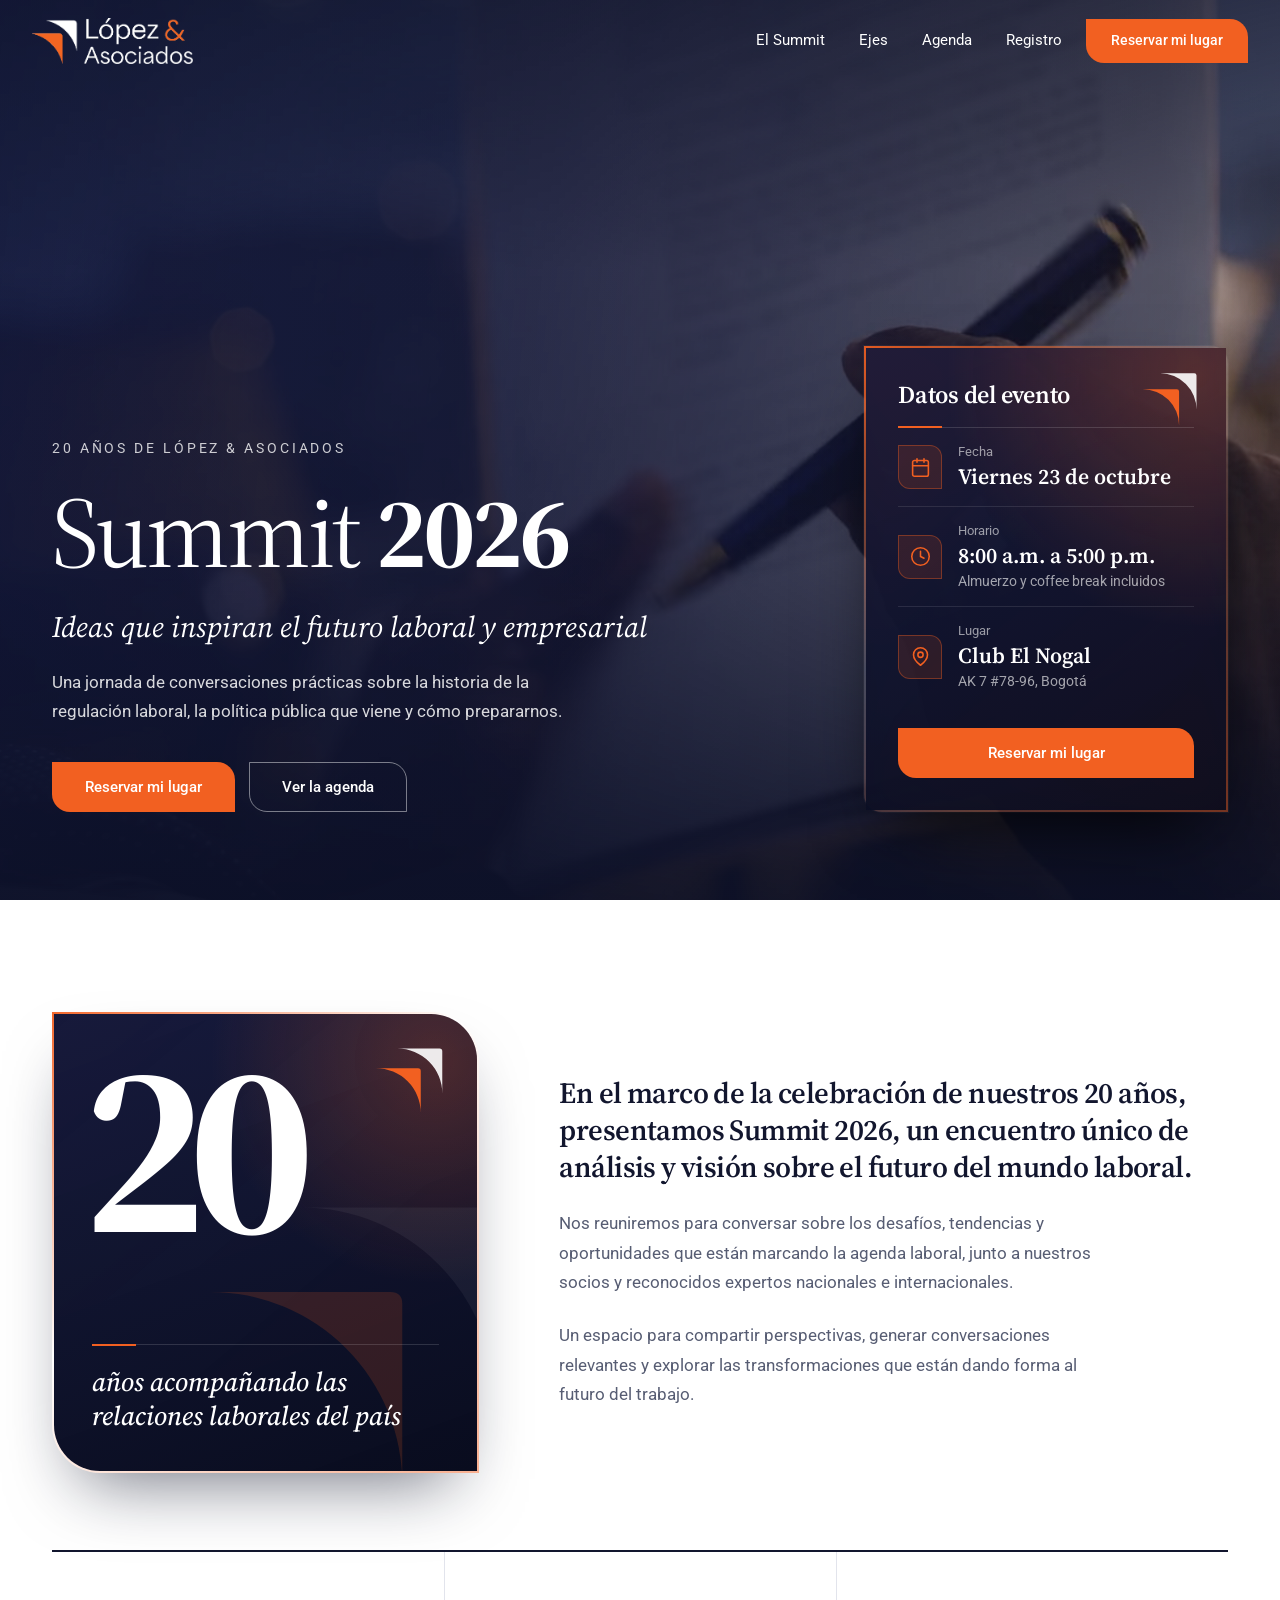
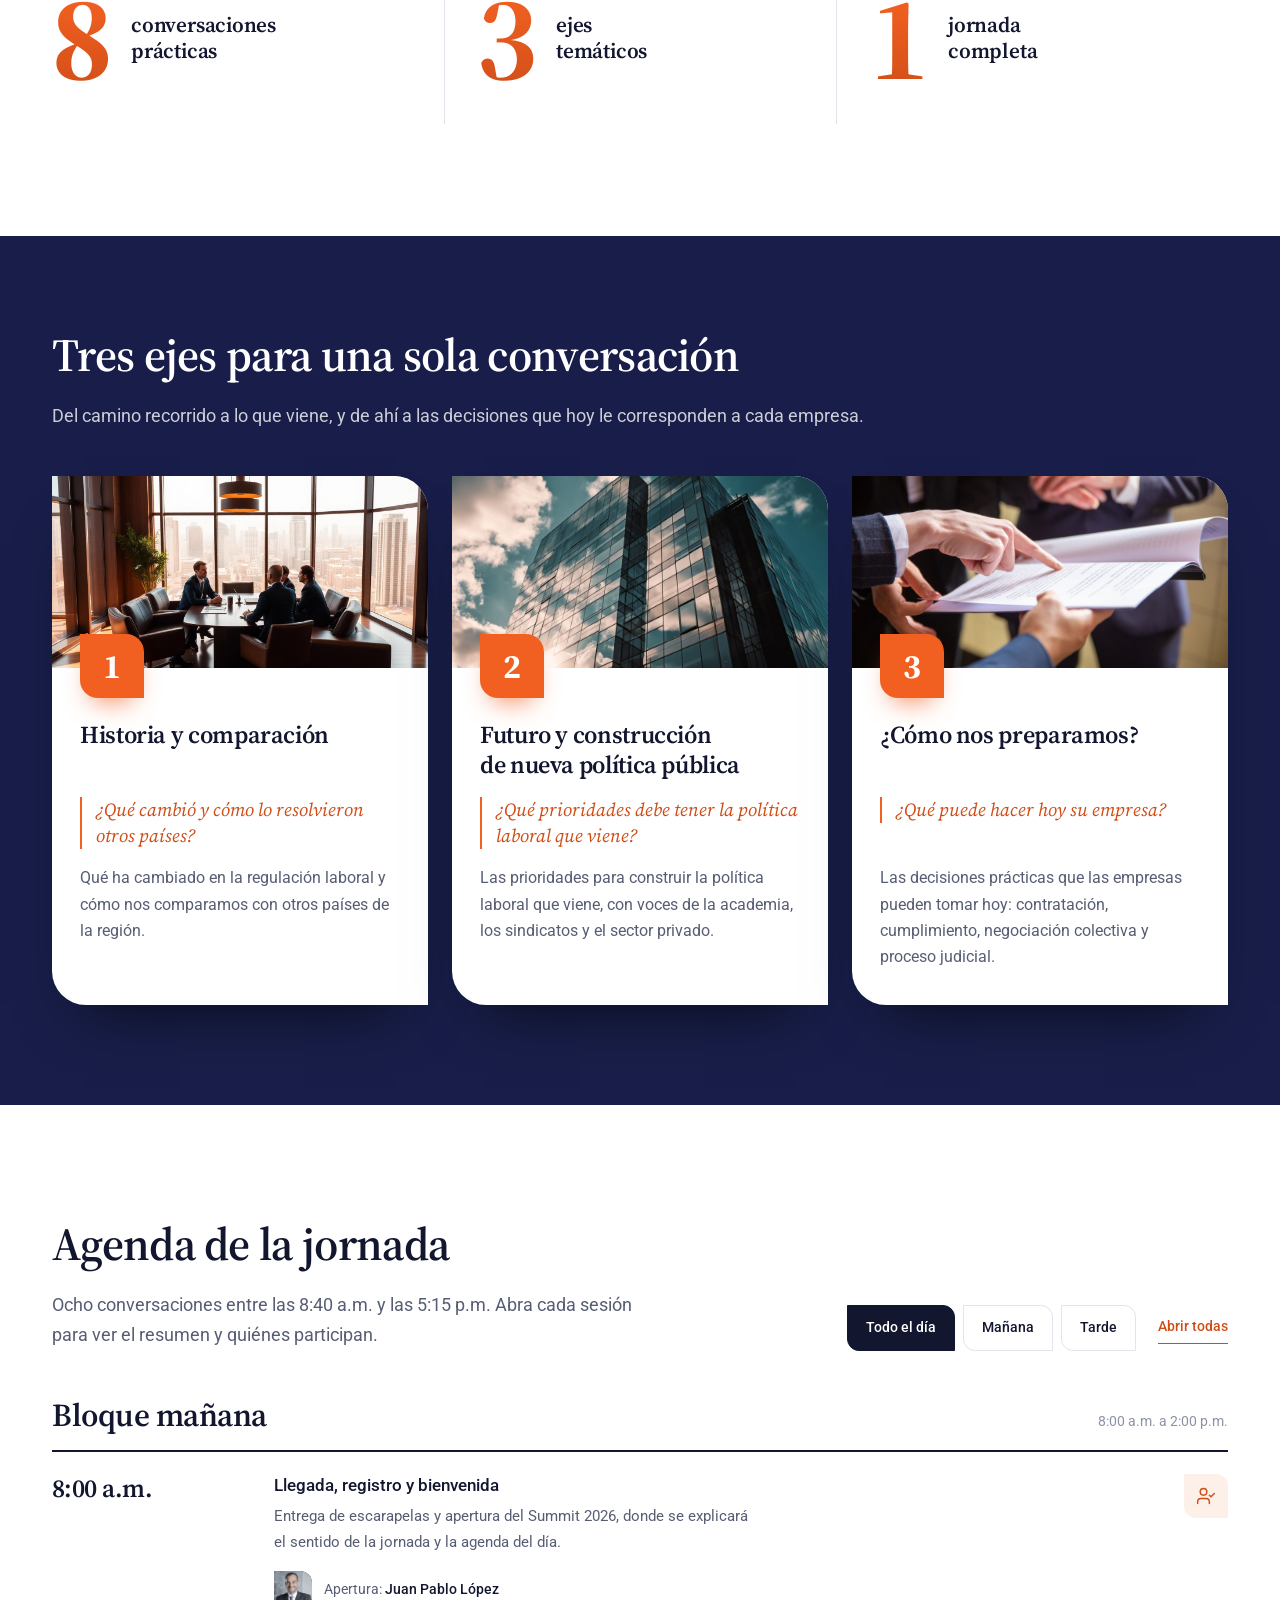
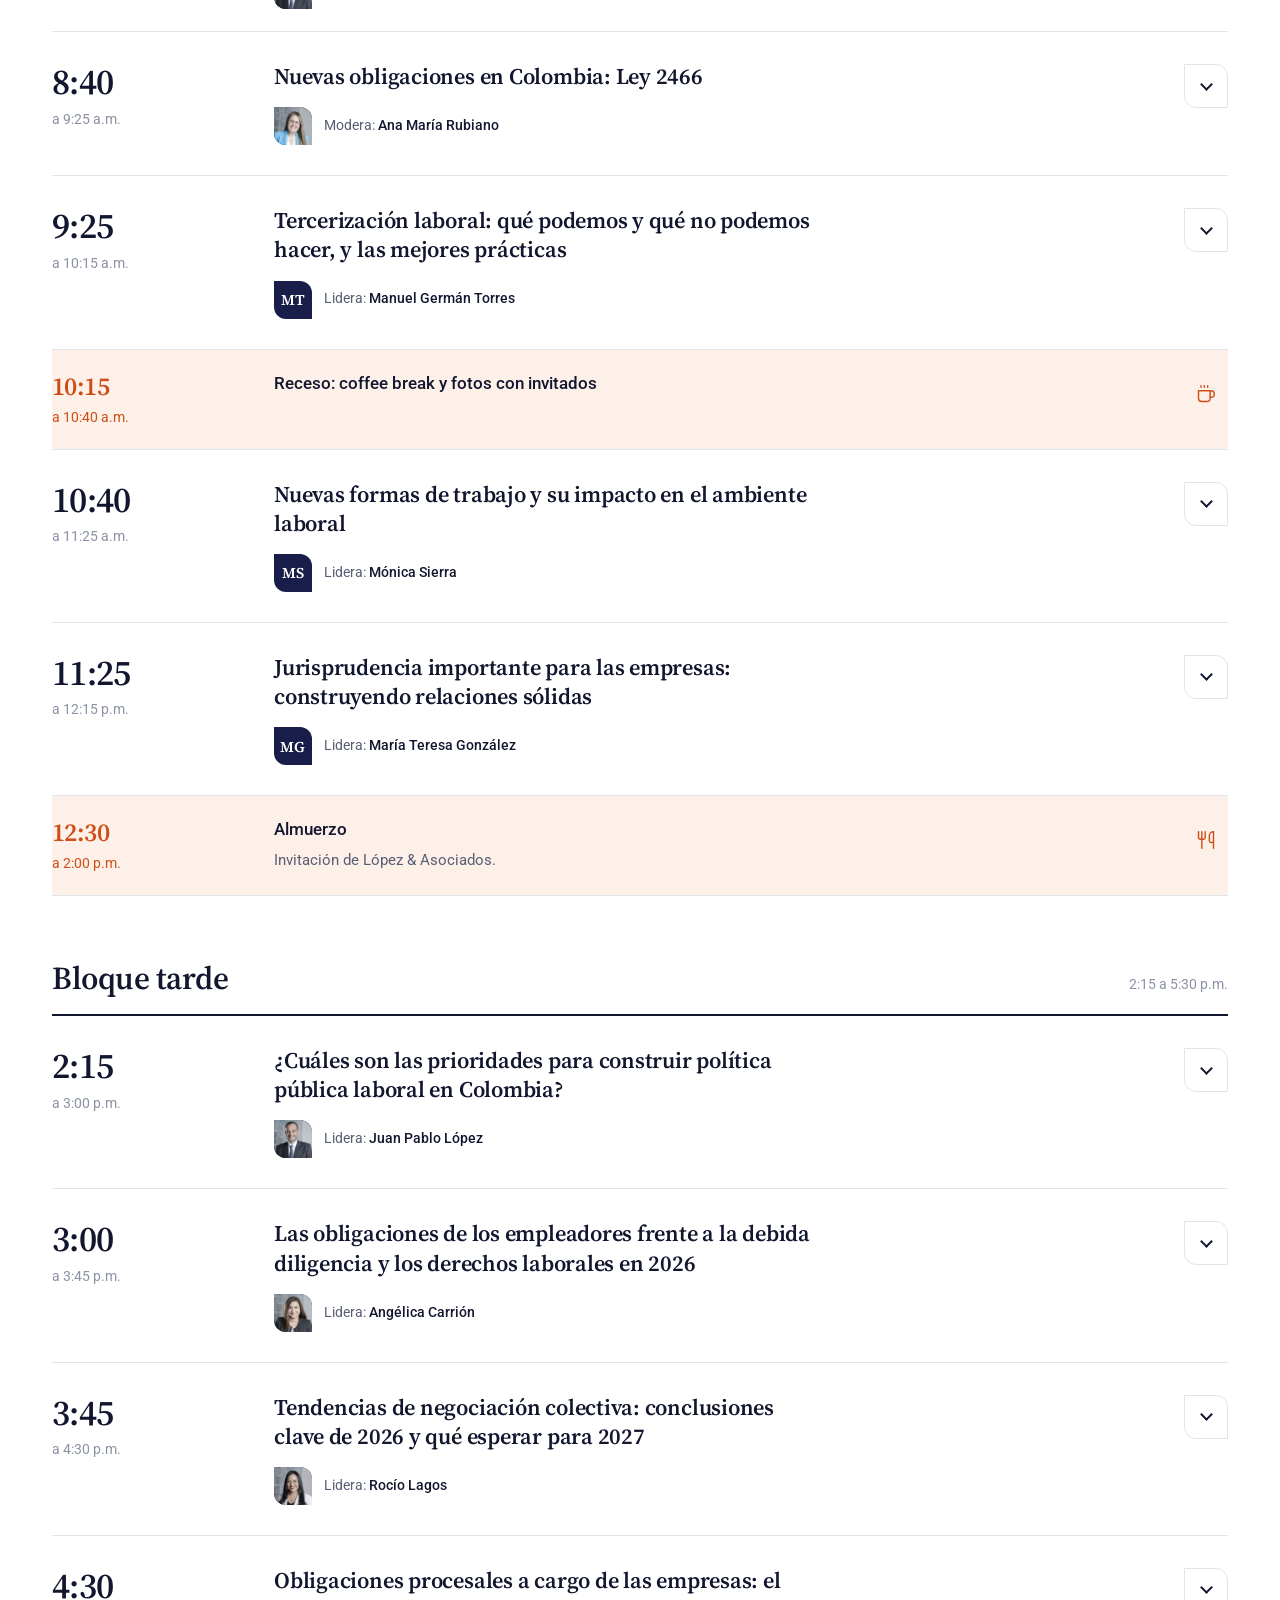
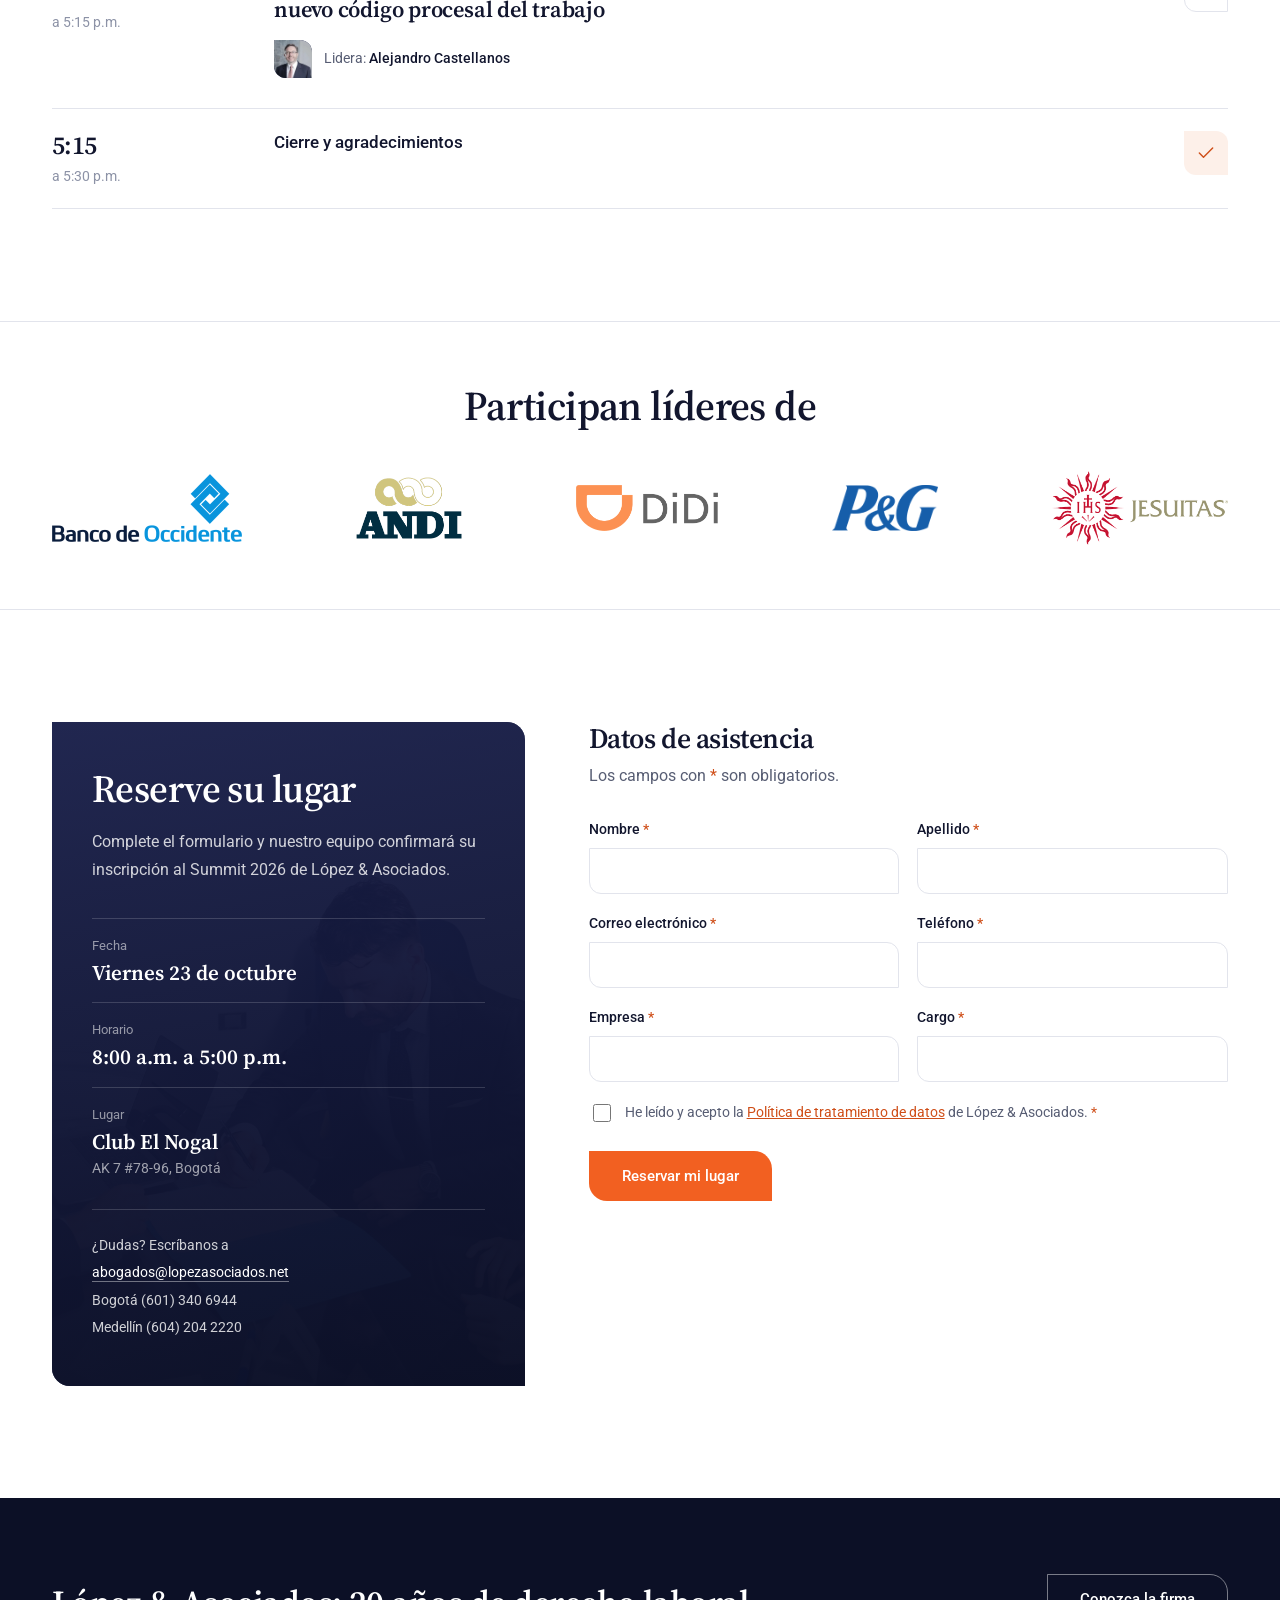
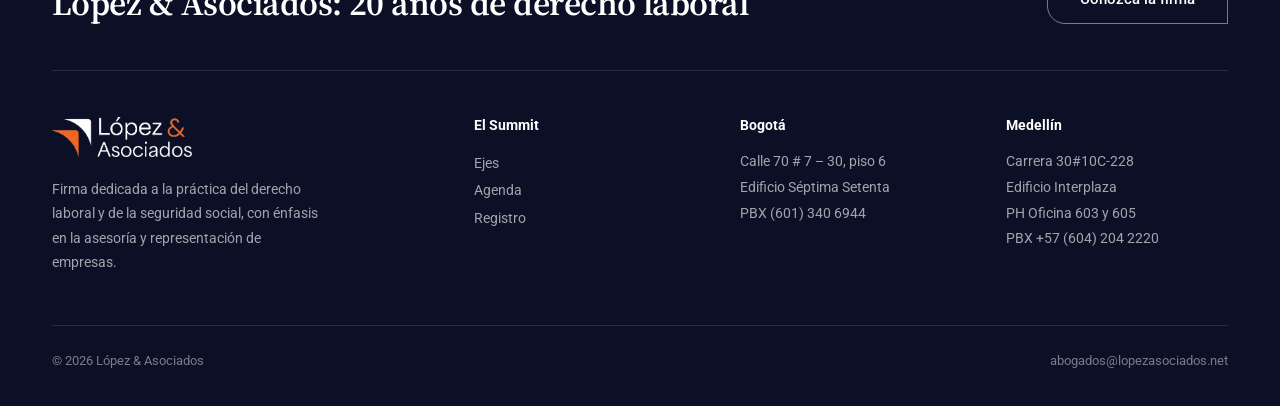
<file: index.html>
<!DOCTYPE html>
<html lang="es" class="no-js">
<head>
<meta charset="UTF-8">
<meta name="viewport" content="width=device-width, initial-scale=1.0">
<title>Summit 2026 | López &amp; Asociados · Ideas que inspiran el futuro laboral y empresarial</title>
<meta name="description" content="Summit 2026 de López &amp; Asociados: ideas que inspiran el futuro laboral y empresarial. Viernes 23 de octubre, de 8:00 a.m. a 5:00 p.m., en el Club El Nogal (Bogotá).">
<meta property="og:type" content="website">
<meta property="og:title" content="Summit 2026 | López &amp; Asociados">
<meta property="og:description" content="Ideas que inspiran el futuro laboral y empresarial. Viernes 23 de octubre · Club El Nogal, Bogotá. Reserve su lugar.">
<meta property="og:image" content="https://upwyse.github.io/Lopez-asociados-landing/assets/img/og-summit.jpg">
<meta name="theme-color" content="#181e49">
<link rel="icon" href="assets/img/favicon.png" type="image/png">
<link rel="apple-touch-icon" href="assets/img/apple-touch-icon.png">
<link rel="stylesheet" href="css/summit.css?v=0ae4c4b8">
<script type="application/ld+json">{"@context":"https://schema.org","@type":"Event","name":"Summit 2026","description":"Ideas que inspiran el futuro laboral y empresarial.","startDate":"2026-10-23T08:00:00-05:00","endDate":"2026-10-23T17:00:00-05:00","eventAttendanceMode":"https://schema.org/OfflineEventAttendanceMode","eventStatus":"https://schema.org/EventScheduled","location":{"@type":"Place","name":"Club El Nogal","address":{"@type":"PostalAddress","streetAddress":"AK 7 #78-96","addressLocality":"Bogotá","addressCountry":"CO"}},"organizer":{"@type":"Organization","name":"López & Asociados","url":"https://www.lopezasociados.net"},"image":"https://upwyse.github.io/Lopez-asociados-landing/assets/img/og-summit.jpg"}</script>
<script>document.documentElement.classList.remove('no-js');
/* Logos de participantes: prueba otras extensiones y, si no hay archivo, muestra el nombre */
window.logoFallback=function(img){var t=(img.dataset.tried||'svg').split(','),o=['svg','png','jpg','jpeg','webp'],n=o.filter(function(x){return t.indexOf(x)<0})[0];if(n){t.push(n);img.dataset.tried=t.join(',');img.src=img.dataset.base+'.'+n;return}var s=document.createElement('span');s.className='logo-name';s.textContent=img.alt;img.replaceWith(s)};
</script>
</head>
<body>

<header class="site-head" id="head">
  <div class="bar">
    <a href="#top" class="brand" aria-label="López &amp; Asociados, inicio">
      <img class="on-dark" src="assets/img/logo-lockup-white.png" alt="López &amp; Asociados" width="160" height="46">
      <img class="on-light" src="assets/img/logo-lockup.png" alt="" width="160" height="46">
    </a>
    <nav class="nav" id="nav" aria-label="Principal">
      <a href="#summit">El Summit</a>
      <a href="#ejes">Ejes</a>
      <a href="#agenda">Agenda</a>
      <a href="#registro">Registro</a>
    </nav>
    <div class="nav-cta"><a href="#registro" class="btn btn-primary">Reservar mi lugar</a></div>
    <button class="burger" id="burger" aria-label="Abrir menú" aria-expanded="false" aria-controls="nav"><span></span><span></span><span></span></button>
  </div>
</header>

<main id="top">

  <!-- HERO -->
  <section class="hero">
    <video autoplay muted loop playsinline poster="assets/video/hero-personas-poster.jpg" aria-hidden="true" id="herovideo">
      <source src="assets/video/hero-personas.webm" type="video/webm">
      <source src="assets/video/hero-personas.mp4" type="video/mp4">
    </video>
    <div class="wrap">
      <div>
        <p class="tag">20 años de López &amp; Asociados</p>
        <h1><span class="nm">Summit</span> <span class="yr">2026</span></h1>
        <p class="years">Ideas que inspiran el futuro laboral y empresarial</p>
        <p class="lede">Una jornada de conversaciones prácticas sobre la historia de la regulación laboral, la política pública que viene y cómo prepararnos.</p>
        <div class="cta-row">
          <a href="#registro" class="btn btn-primary">Reservar mi lugar</a>
          <a href="#agenda" class="btn btn-ghost">Ver la agenda</a>
        </div>
      </div>

      <aside class="event-card" aria-label="Datos del evento">
        <div class="inner">
          <svg class="ev-iso" viewBox="0 8 225 219" aria-hidden="true" focusable="false"><path class="a" d="M73 13H210Q219 13 219 22V159A146 146 0 0 0 73 13Z"/><path class="b" d="M3 77H140Q149 77 149 86V223A146 146 0 0 0 3 77Z"/></svg>
          <h2>Datos del evento</h2>
          <dl>
            <div class="row row-date"><dt>Fecha</dt><dd id="ev-date">Viernes 23 de octubre</dd></div>
            <div class="row row-time"><dt>Horario</dt><dd>8:00 a.m. a 5:00 p.m.<small>Almuerzo y coffee break incluidos</small></dd></div>
            <div class="row row-place"><dt>Lugar</dt><dd id="ev-venue">Club El Nogal<small>AK 7 #78-96, Bogotá</small></dd></div>
          </dl>
          <a href="#registro" class="btn btn-primary btn-block">Reservar mi lugar</a>
        </div>
      </aside>
    </div>
  </section>

  <!-- EL SUMMIT -->
  <section class="band" id="summit" aria-label="El Summit">
    <div class="wrap">
     <div class="intro">
      <div class="anniv">
        <svg class="iso" viewBox="0 8 225 219" aria-hidden="true" focusable="false"><path class="iso-a" d="M73 13H210Q219 13 219 22V159A146 146 0 0 0 73 13Z"/><path class="iso-b" d="M3 77H140Q149 77 149 86V223A146 146 0 0 0 3 77Z"/></svg>
        <svg class="iso-mark" viewBox="0 8 225 219" aria-hidden="true" focusable="false"><path class="m-a" d="M73 13H210Q219 13 219 22V159A146 146 0 0 0 73 13Z"/><path class="m-b" d="M3 77H140Q149 77 149 86V223A146 146 0 0 0 3 77Z"/></svg>
        <span class="big" aria-hidden="true">20</span>
        <p><span class="sr-only">20 </span>años acompañando las relaciones laborales del país</p>
      </div>

      <div class="intro-copy">
        <p class="lead">En el marco de la celebración de nuestros 20 años, presentamos Summit 2026, un encuentro único de análisis y visión sobre el futuro del mundo laboral.</p>
        <p class="body">Nos reuniremos para conversar sobre los desafíos, tendencias y oportunidades que están marcando la agenda laboral, junto a nuestros socios y reconocidos expertos nacionales e internacionales.</p>
        <p class="body">Un espacio para compartir perspectivas, generar conversaciones relevantes y explorar las transformaciones que están dando forma al futuro del trabajo.</p>
      </div>
     </div>

     <div class="facts" aria-label="El Summit en cifras">
       <div class="fact"><b>8</b><span>conversaciones prácticas</span></div>
       <div class="fact"><b>3</b><span>ejes temáticos</span></div>
       <div class="fact"><b>1</b><span>jornada completa</span></div>
     </div>
    </div>
  </section>

  <!-- EJES -->
  <section class="band dark" id="ejes">
    <div class="wrap">
      <div class="axes-head">
        <h2 class="section-title">Tres ejes para una sola conversación</h2>
        <p class="section-sub">Del camino recorrido a lo que viene, y de ahí a las decisiones que hoy le corresponden a cada empresa.</p>
      </div>

      <div class="axes">
        <article class="axis">
          <figure class="axis-media">
            <img src="assets/img/about-office.jpg" alt="" width="1280" height="864" loading="lazy">
            <span class="axis-n" aria-hidden="true">1</span>
          </figure>
          <h3>Historia y comparación</h3>
          <p class="q">¿Qué cambió y cómo lo resolvieron otros países?</p>
          <p class="d">Qué ha cambiado en la regulación laboral y cómo nos comparamos con otros países de la región.</p>
        </article>

        <article class="axis">
          <figure class="axis-media">
            <img src="assets/img/eje-futuro.jpg" alt="" width="1280" height="732" loading="lazy">
            <span class="axis-n" aria-hidden="true">2</span>
          </figure>
          <h3>Futuro y construcción de nueva política pública</h3>
          <p class="q">¿Qué prioridades debe tener la política laboral que viene?</p>
          <p class="d">Las prioridades para construir la política laboral que viene, con voces de la academia, los sindicatos y el sector privado.</p>
        </article>

        <article class="axis">
          <figure class="axis-media">
            <img src="assets/img/eje-preparacion.jpg" alt="" width="1280" height="853" loading="lazy">
            <span class="axis-n" aria-hidden="true">3</span>
          </figure>
          <h3>¿Cómo nos preparamos?</h3>
          <p class="q">¿Qué puede hacer hoy su empresa?</p>
          <p class="d">Las decisiones prácticas que las empresas pueden tomar hoy: contratación, cumplimiento, negociación colectiva y proceso judicial.</p>
        </article>
      </div>
    </div>
  </section>

  <!-- AGENDA -->
  <section class="band" id="agenda">
    <div class="wrap">
      <div class="agenda-head">
        <div>
          <h2 class="section-title">Agenda de la jornada</h2>
          <p class="section-sub">Ocho conversaciones entre las 8:40 a.m. y las 5:15 p.m. Abra cada sesión para ver el resumen y quiénes participan.</p>
        </div>
        <div class="agenda-tools">
          <div class="chips" role="group" aria-label="Filtrar agenda">
            <button type="button" data-filter="all" aria-pressed="true">Todo el día</button>
            <button type="button" data-filter="am" aria-pressed="false">Mañana</button>
            <button type="button" data-filter="pm" aria-pressed="false">Tarde</button>
          </div>
          <button type="button" class="link-btn" id="toggleall">Abrir todas</button>
        </div>
      </div>

      <section class="block" data-block="am" aria-labelledby="b-am">
        <div class="block-head"><h3 id="b-am">Bloque mañana</h3><span>8:00 a.m. a 2:00 p.m.</span></div>
        
      <div class="slot moment ">
        <div class="slot-row">
          <div class="when"><b>8:00 a.m.</b></div>
          <div class="main"><h4>Llegada, registro y bienvenida</h4><p>Entrega de escarapelas y apertura del Summit 2026, donde se explicará el sentido de la jornada y la agenda del día.</p><span class="lead"><img class="avatar" src="assets/img/team-4-juanpablo.jpg" alt="" width="38" height="38" loading="lazy"><span>Apertura: <b>Juan Pablo López</b></span></span></div>
          <span class="mark" aria-hidden="true"><svg viewBox="0 0 24 24"><path d="M16 21v-2a4 4 0 0 0-4-4H6a4 4 0 0 0-4 4v2"/><circle cx="9" cy="7" r="4"/><path d="m16 11 2 2 4-4"/></svg></span>
        </div>
      </div>
      <article class="slot session" id="s1">
        <h4 class="slot-h">
          <button class="slot-row" type="button" aria-expanded="false" aria-controls="s1-body" id="s1-btn">
            <span class="when"><b>8:40</b><small>a 9:25 a.m.</small></span>
            <span class="main"><span class="s-title">Nuevas obligaciones en Colombia: Ley 2466</span><span class="lead"><img class="avatar" src="assets/img/team-5-anamaria.jpg" alt="" width="38" height="38" loading="lazy"><span>Modera: <b>Ana María Rubiano</b></span></span></span>
            <span class="chev" aria-hidden="true"></span>
          </button>
        </h4>
        <div class="slot-body" id="s1-body" role="region" aria-labelledby="s1-btn">
          <div>
            <div class="detail">
              <p class="sub">Las nuevas reglas de contratación laboral directa, cuidados y mejores prácticas.</p>
              <p class="sum">Diferencias y formas de contratación laboral bajo la Ley 2466 y los riesgos de los contratos a término fijo, indefinido y por obra o labor para 2026-2027, con mejores prácticas por sector (financiero, retail y petróleos). Incluye el régimen de profesores (art. 101), los turnos de trabajo y las jornadas laborales.</p>
              <div class="people"><h5>Panelistas</h5><ul><li><b>Ángela Ceballos</b><span>VP de Recursos Humanos, Banco de Occidente</span></li><li><b>Margarita Murra</b></li><li><b>Andrés Monsalve</b><span>Congregación Jesuitas</span></li></ul></div>
            </div>
          </div>
        </div>
      </article>
      <article class="slot session" id="s2">
        <h4 class="slot-h">
          <button class="slot-row" type="button" aria-expanded="false" aria-controls="s2-body" id="s2-btn">
            <span class="when"><b>9:25</b><small>a 10:15 a.m.</small></span>
            <span class="main"><span class="s-title">Tercerización laboral: qué podemos y qué no podemos hacer, y las mejores prácticas</span><span class="lead"><span class="mono" aria-hidden="true">MT</span><span>Lidera: <b>Manuel Germán Torres</b></span></span></span>
            <span class="chev" aria-hidden="true"></span>
          </button>
        </h4>
        <div class="slot-body" id="s2-body" role="region" aria-labelledby="s2-btn">
          <div>
            <div class="detail">
              
              <p class="sum">Marco legal de la tercerización en Colombia: diferencias entre intermediación y tercerización, y qué constituye actividad permanente. Estadísticas de contratación a través de terceros, visitas y competencias del Ministerio de Trabajo, outsourcing y BPO, y cómo contribuir a más empleo formal. Con perspectiva comparada de Chile y Argentina.</p>
              <div class="people"><h5>Panelistas</h5><ul><li><b>Edgar Rengifo</b><span>Suppla</span></li><li><b>Bárbara Zlater</b><span>Perspectiva de tercerización en Chile</span></li><li><b>Laura Castro</b><span>Frontera</span></li></ul></div>
            </div>
          </div>
        </div>
      </article>
      <div class="slot moment break">
        <div class="slot-row">
          <div class="when"><b>10:15</b><small>a 10:40 a.m.</small></div>
          <div class="main"><h4>Receso: coffee break y fotos con invitados</h4></div>
          <span class="mark" aria-hidden="true"><svg viewBox="0 0 24 24"><path d="M17 8h1a4 4 0 1 1 0 8h-1"/><path d="M3 8h14v9a4 4 0 0 1-4 4H7a4 4 0 0 1-4-4Z"/><path d="M6 2v2M10 2v2M14 2v2"/></svg></span>
        </div>
      </div>
      <article class="slot session" id="s3">
        <h4 class="slot-h">
          <button class="slot-row" type="button" aria-expanded="false" aria-controls="s3-body" id="s3-btn">
            <span class="when"><b>10:40</b><small>a 11:25 a.m.</small></span>
            <span class="main"><span class="s-title">Nuevas formas de trabajo y su impacto en el ambiente laboral</span><span class="lead"><span class="mono" aria-hidden="true">MS</span><span>Lidera: <b>Mónica Sierra</b></span></span></span>
            <span class="chev" aria-hidden="true"></span>
          </button>
        </h4>
        <div class="slot-body" id="s3-body" role="region" aria-labelledby="s3-btn">
          <div>
            <div class="detail">
              
              <p class="sum">Marco legal de las opciones de trabajo a distancia, como el teletrabajo, y una explicación general de trabajo en casa, trabajo remoto y nómadas digitales. Análisis del impacto en el ambiente laboral, con los aspectos positivos y negativos de su implementación.</p>
              <div class="people"><h5>Panelistas</h5><ul><li><b>Santiago Pinzón</b><span>ANDI</span></li><li><b>Carlos Castellanos</b><span>DiDi</span></li><li><b>Sofía Sierra</b><span>P&amp;G</span></li></ul></div>
            </div>
          </div>
        </div>
      </article>
      <article class="slot session" id="s4">
        <h4 class="slot-h">
          <button class="slot-row" type="button" aria-expanded="false" aria-controls="s4-body" id="s4-btn">
            <span class="when"><b>11:25</b><small>a 12:15 p.m.</small></span>
            <span class="main"><span class="s-title">Jurisprudencia importante para las empresas: construyendo relaciones sólidas</span><span class="lead"><span class="mono" aria-hidden="true">MG</span><span>Lidera: <b>María Teresa González</b></span></span></span>
            <span class="chev" aria-hidden="true"></span>
          </button>
        </h4>
        <div class="slot-body" id="s4-body" role="region" aria-labelledby="s4-btn">
          <div>
            <div class="detail">
              
              <p class="sum">Revisión de la jurisprudencia relevante para los clientes: justas causas de terminación, el nuevo código y otras decisiones clave. Con imágenes y gráficos para facilitar la comprensión y una mirada optimista sobre las buenas prácticas.</p>
              <div class="people"><h5>Panelistas</h5><ul><li><b>María Ximena Philips</b></li><li><b>Ángela Celis</b></li><li class="pending">Un panelista más por anunciar</li></ul></div>
            </div>
          </div>
        </div>
      </article>
      <div class="slot moment break">
        <div class="slot-row">
          <div class="when"><b>12:30</b><small>a 2:00 p.m.</small></div>
          <div class="main"><h4>Almuerzo</h4><p>Invitación de López &amp; Asociados.</p></div>
          <span class="mark" aria-hidden="true"><svg viewBox="0 0 24 24"><path d="M3 2v7c0 1.1.9 2 2 2h4a2 2 0 0 0 2-2V2"/><path d="M7 2v20"/><path d="M21 15V2a5 5 0 0 0-5 5v6c0 1.1.9 2 2 2h3Zm0 0v7"/></svg></span>
        </div>
      </div>
      </section>

      <section class="block" data-block="pm" aria-labelledby="b-pm">
        <div class="block-head"><h3 id="b-pm">Bloque tarde</h3><span>2:15 a 5:30 p.m.</span></div>
        
      <article class="slot session" id="s5">
        <h4 class="slot-h">
          <button class="slot-row" type="button" aria-expanded="false" aria-controls="s5-body" id="s5-btn">
            <span class="when"><b>2:15</b><small>a 3:00 p.m.</small></span>
            <span class="main"><span class="s-title">¿Cuáles son las prioridades para construir política pública laboral en Colombia?</span><span class="lead"><img class="avatar" src="assets/img/team-4-juanpablo.jpg" alt="" width="38" height="38" loading="lazy"><span>Lidera: <b>Juan Pablo López</b></span></span></span>
            <span class="chev" aria-hidden="true"></span>
          </button>
        </h4>
        <div class="slot-body" id="s5-body" role="region" aria-labelledby="s5-btn">
          <div>
            <div class="detail">
              
              <p class="sum">Conversación sobre las prioridades y los desafíos para construir la política pública laboral del país, con expertos desde distintas perspectivas: la academia, el sector sindical y el sector privado.</p>
              <div class="people"><h5>Panelistas</h5><ul><li class="pending">Panelistas por anunciar</li></ul></div>
            </div>
          </div>
        </div>
      </article>
      <article class="slot session" id="s6">
        <h4 class="slot-h">
          <button class="slot-row" type="button" aria-expanded="false" aria-controls="s6-body" id="s6-btn">
            <span class="when"><b>3:00</b><small>a 3:45 p.m.</small></span>
            <span class="main"><span class="s-title">Las obligaciones de los empleadores frente a la debida diligencia y los derechos laborales en 2026</span><span class="lead"><img class="avatar" src="assets/img/team-1-angelica.jpg" alt="" width="38" height="38" loading="lazy"><span>Lidera: <b>Angélica Carrión</b></span></span></span>
            <span class="chev" aria-hidden="true"></span>
          </button>
        </h4>
        <div class="slot-body" id="s6-body" role="region" aria-labelledby="s6-btn">
          <div>
            <div class="detail">
              
              <p class="sum">Obligaciones empresariales en debida diligencia y derechos humanos, marcos normativos aplicables y mejores prácticas de cumplimiento. Capítulo especial sobre acoso laboral y acoso sexual: política de cero tolerancia, qué debe contener la documentación interna, debida diligencia frente a trabajadores en posiciones de poder y cómo crear ambientes de conversación abierta, con reglas claras sobre conflictos de interés e información confidencial.</p>
              <div class="people"><h5>Panelistas</h5><ul><li><b>Miguel Ceballos</b></li><li><b>Fernando Castillo</b></li><li><b>Lilian Hidalgo</b></li></ul></div>
            </div>
          </div>
        </div>
      </article>
      <article class="slot session" id="s7">
        <h4 class="slot-h">
          <button class="slot-row" type="button" aria-expanded="false" aria-controls="s7-body" id="s7-btn">
            <span class="when"><b>3:45</b><small>a 4:30 p.m.</small></span>
            <span class="main"><span class="s-title">Tendencias de negociación colectiva: conclusiones clave de 2026 y qué esperar para 2027</span><span class="lead"><img class="avatar" src="assets/img/team-3-rocio.jpg" alt="" width="38" height="38" loading="lazy"><span>Lidera: <b>Rocío Lagos</b></span></span></span>
            <span class="chev" aria-hidden="true"></span>
          </button>
        </h4>
        <div class="slot-body" id="s7-body" role="region" aria-labelledby="s7-btn">
          <div>
            <div class="detail">
              
              <p class="sum">Balance de la negociación colectiva en 2026, con foco en la negociación multinivel y los acuerdos marco sectoriales: qué pasó con los pliegos presentados, cómo se desarrollaron los procesos y qué aprendimos. Perspectivas para 2027 y cómo trabajar en escenarios de confianza con las organizaciones sindicales.</p>
              <div class="people"><h5>Panelistas</h5><ul><li><b>Carlos Guarnizo</b></li><li><b>Carlos Cante</b></li><li><b>Catalina Peraffan</b></li></ul></div>
            </div>
          </div>
        </div>
      </article>
      <article class="slot session" id="s8">
        <h4 class="slot-h">
          <button class="slot-row" type="button" aria-expanded="false" aria-controls="s8-body" id="s8-btn">
            <span class="when"><b>4:30</b><small>a 5:15 p.m.</small></span>
            <span class="main"><span class="s-title">Obligaciones procesales a cargo de las empresas: el nuevo código procesal del trabajo</span><span class="lead"><img class="avatar" src="assets/img/team-2-alejandro.jpg" alt="" width="38" height="38" loading="lazy"><span>Lidera: <b>Alejandro Castellanos</b></span></span></span>
            <span class="chev" aria-hidden="true"></span>
          </button>
        </h4>
        <div class="slot-body" id="s8-body" role="region" aria-labelledby="s8-btn">
          <div>
            <div class="detail">
              
              <p class="sum">Cambios en materia procesal laboral y medidas que las compañías deben tomar para prepararse antes de un proceso judicial. Un enfoque práctico y sencillo sobre dónde están los cambios y qué acciones implementar.</p>
              <div class="people"><h5>Panelistas</h5><ul><li><b>Javier Alfonso</b><span>Cenit</span></li><li class="pending">Panelistas por anunciar</li></ul></div>
            </div>
          </div>
        </div>
      </article>
      <div class="slot moment ">
        <div class="slot-row">
          <div class="when"><b>5:15</b><small>a 5:30 p.m.</small></div>
          <div class="main"><h4>Cierre y agradecimientos</h4></div>
          <span class="mark" aria-hidden="true"><svg viewBox="0 0 24 24"><path d="M20 6 9 17l-5-5"/></svg></span>
        </div>
      </div>
      </section>
    </div>
  </section>

  <!-- QUIÉNES PARTICIPAN -->
  <section class="voices" aria-labelledby="voices-t">
    <div class="wrap">
      <p id="voices-t">Participan líderes de</p>
      <ul>
        <li><img src="assets/logos/banco-de-occidente.png" data-base="assets/logos/banco-de-occidente" data-tried="png" alt="Banco de Occidente" style="--h:4.25rem" loading="lazy" onerror="logoFallback(this)"></li><li><img src="assets/logos/andi.png" data-base="assets/logos/andi" data-tried="png" alt="ANDI" style="--h:3.875rem" loading="lazy" onerror="logoFallback(this)"></li><li><img src="assets/logos/didi.png" data-base="assets/logos/didi" data-tried="png" alt="DiDi" style="--h:2.875rem" loading="lazy" onerror="logoFallback(this)"></li><li><img src="assets/logos/pg.png" data-base="assets/logos/pg" data-tried="png" alt="P&amp;G" style="--h:2.875rem" loading="lazy" onerror="logoFallback(this)"></li><li><img src="assets/logos/jesuitas.png" data-base="assets/logos/jesuitas" data-tried="png" alt="Congregación Jesuitas" style="--h:4.625rem" loading="lazy" onerror="logoFallback(this)"></li>
      </ul>
    </div>
  </section>

  <!-- REGISTRO -->
  <section class="band" id="registro">
    <div class="wrap register">
      <div class="reg-side">
        <h2>Reserve su lugar</h2>
        <p>Complete el formulario y nuestro equipo confirmará su inscripción al Summit 2026 de López &amp; Asociados.</p>
        <dl>
          <div class="row"><dt>Fecha</dt><dd id="ev-date-2">Viernes 23 de octubre</dd></div>
          <div class="row"><dt>Horario</dt><dd>8:00 a.m. a 5:00 p.m.</dd></div>
          <div class="row"><dt>Lugar</dt><dd id="ev-venue-2">Club El Nogal<small>AK 7 #78-96, Bogotá</small></dd></div>
        </dl>
        <div class="contact">
          ¿Dudas? Escríbanos a<br>
          <a href="mailto:abogados@lopezasociados.net">abogados@lopezasociados.net</a><br>
          Bogotá (601) 340 6944<br>Medellín (604) 204 2220
        </div>
      </div>

      <div>
        <div class="form-head">
          <h3>Datos de asistencia</h3>
          <p>Los campos con <span style="color:var(--orange-700)">*</span> son obligatorios.</p>
        </div>
        <form id="form" autocomplete="on">
          <div class="grid">
            <div class="field"><label for="f-n">Nombre <i>*</i></label><input id="f-n" name="nombre" type="text" autocomplete="given-name" required></div>
            <div class="field"><label for="f-a">Apellido <i>*</i></label><input id="f-a" name="apellido" type="text" autocomplete="family-name" required></div>
            <div class="field"><label for="f-e">Correo electrónico <i>*</i></label><input id="f-e" name="email" type="email" autocomplete="email" required></div>
            <div class="field"><label for="f-t">Teléfono <i>*</i></label><input id="f-t" name="telefono" type="tel" autocomplete="tel" required></div>
            <div class="field"><label for="f-c">Empresa <i>*</i></label><input id="f-c" name="empresa" type="text" autocomplete="organization" required></div>
            <div class="field"><label for="f-r">Cargo <i>*</i></label><input id="f-r" name="cargo" type="text" autocomplete="organization-title" required></div>
          </div>
          <div class="consent">
            <input type="checkbox" id="f-p" name="acepta_datos" required>
            <label for="f-p">He leído y acepto la <a href="https://www.lopezasociados.net" target="_blank" rel="noopener" id="privacy-link">Política de tratamiento de datos</a> de López &amp; Asociados. <i style="font-style:normal;color:var(--orange-700)">*</i></label>
          </div>
          <button type="submit" class="btn btn-primary">Reservar mi lugar</button>
          <div class="notice" id="notice" role="status" aria-live="polite"></div>
        </form>
      </div>
    </div>
  </section>

</main>

<footer class="site-foot">
  <div class="wrap">
    <div class="foot-top">
      <h2>López &amp; Asociados: 20 años de derecho laboral</h2>
      <a href="https://www.lopezasociados.net" class="btn btn-ghost" target="_blank" rel="noopener">Conozca la firma</a>
    </div>
    <div class="foot-grid">
      <div>
        <img src="assets/img/logo-lockup-white.png" alt="López &amp; Asociados" width="140" height="40" loading="lazy">
        <p>Firma dedicada a la práctica del derecho laboral y de la seguridad social, con énfasis en la asesoría y representación de empresas.</p>
      </div>
      <div>
        <h4>El Summit</h4>
        <ul>
          <li><a href="#ejes">Ejes</a></li>
          <li><a href="#agenda">Agenda</a></li>
          <li><a href="#registro">Registro</a></li>
        </ul>
      </div>
      <div>
        <h4>Bogotá</h4>
        <address>Calle 70 # 7 – 30, piso 6<br>Edificio Séptima Setenta<br>PBX (601) 340 6944</address>
      </div>
      <div>
        <h4>Medellín</h4>
        <address>Carrera 30#10C-228<br>Edificio Interplaza<br>PH Oficina 603 y 605<br>PBX +57 (604) 204 2220</address>
      </div>
    </div>
    <div class="foot-base">
      <span>© 2026 López &amp; Asociados</span>
      <span>abogados@lopezasociados.net</span>
    </div>
  </div>
</footer>

<script src="js/config.js?v=1"></script>
<script src="js/summit.js?v=f31e7e5a"></script>
</body>
</html>
</file>
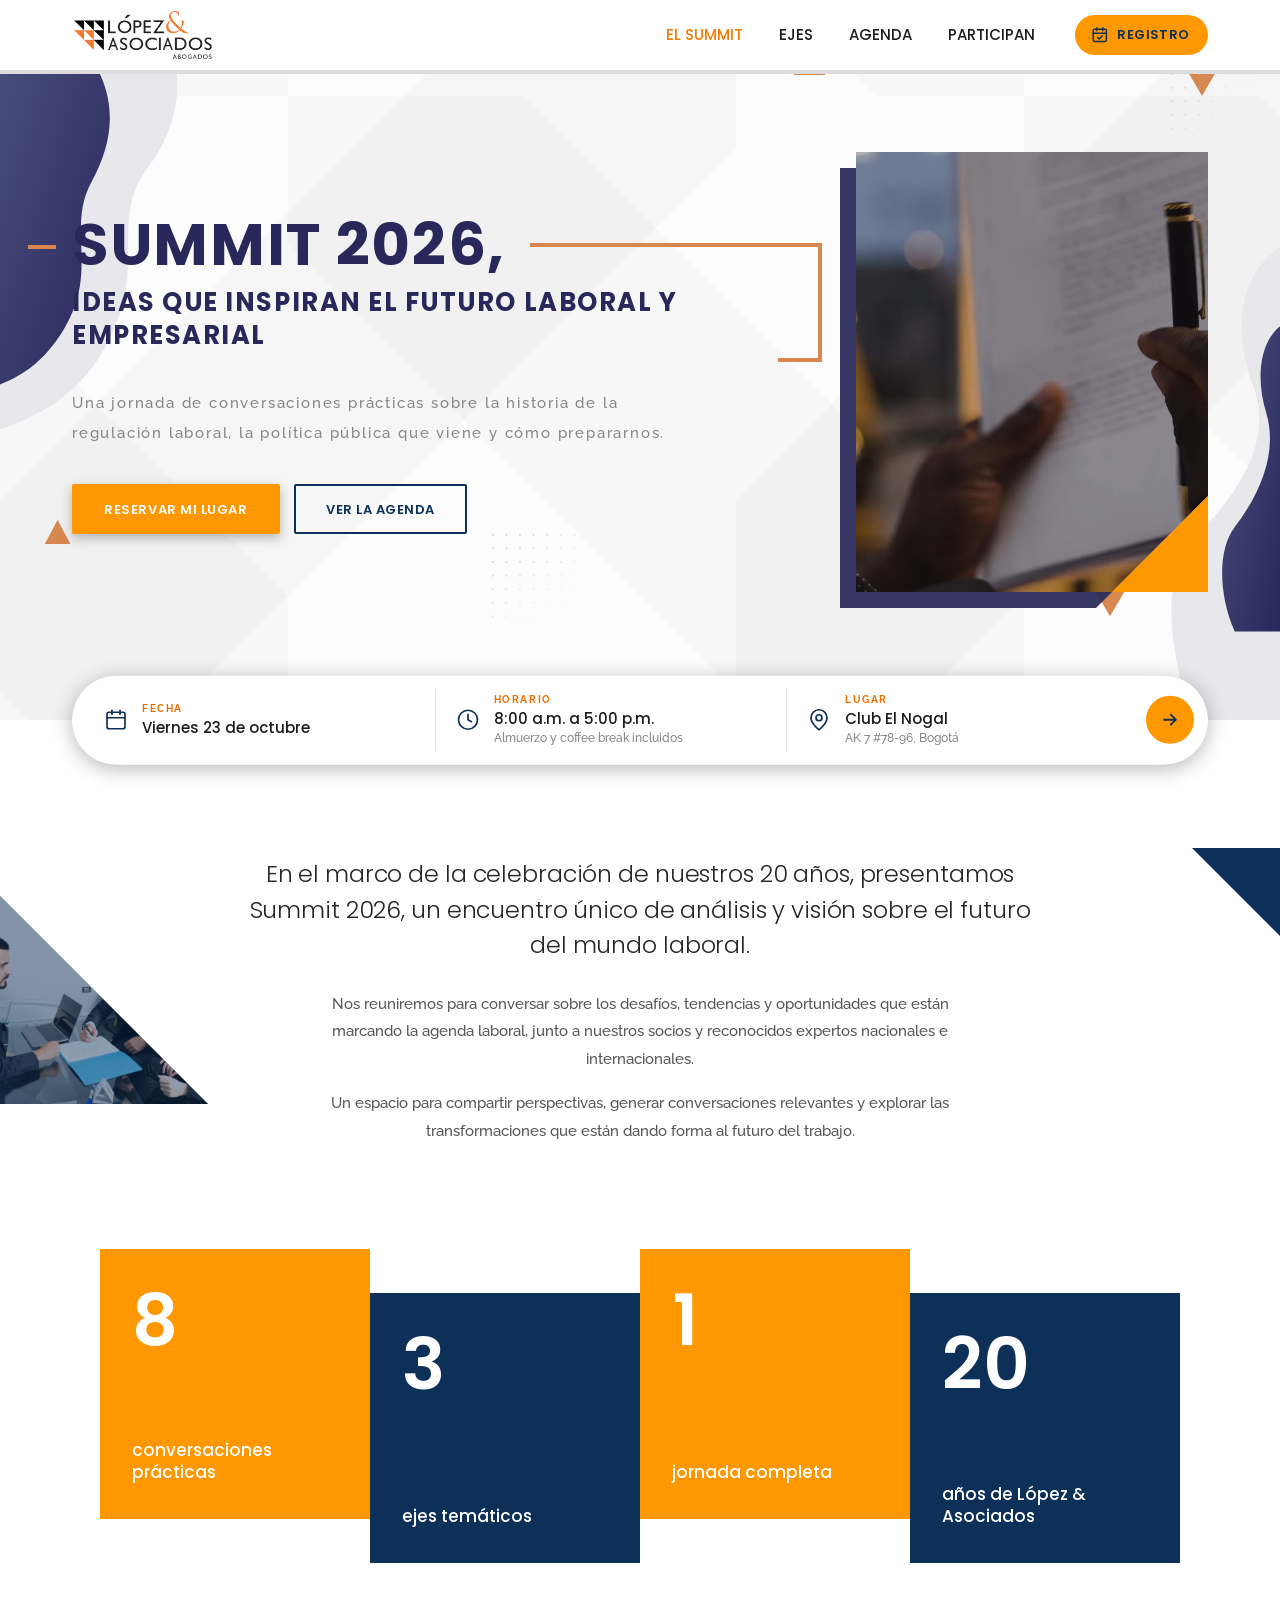
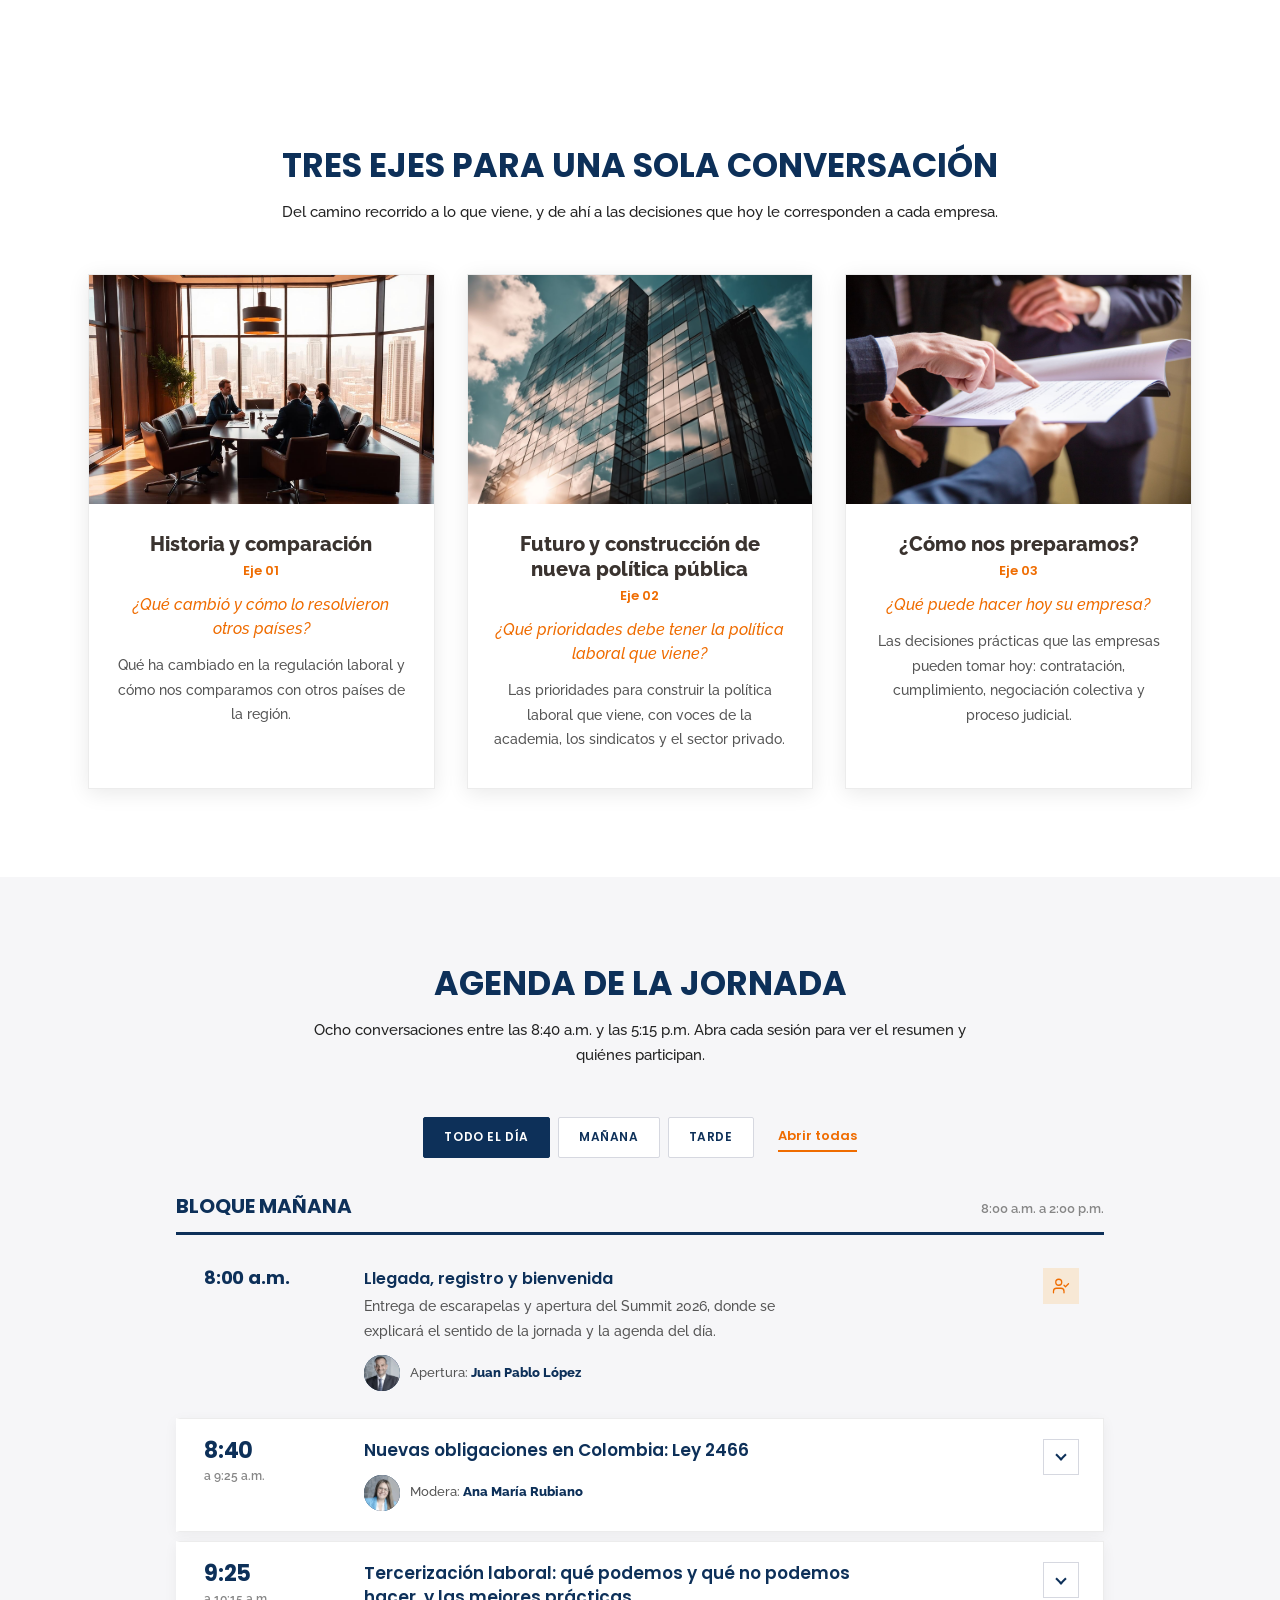
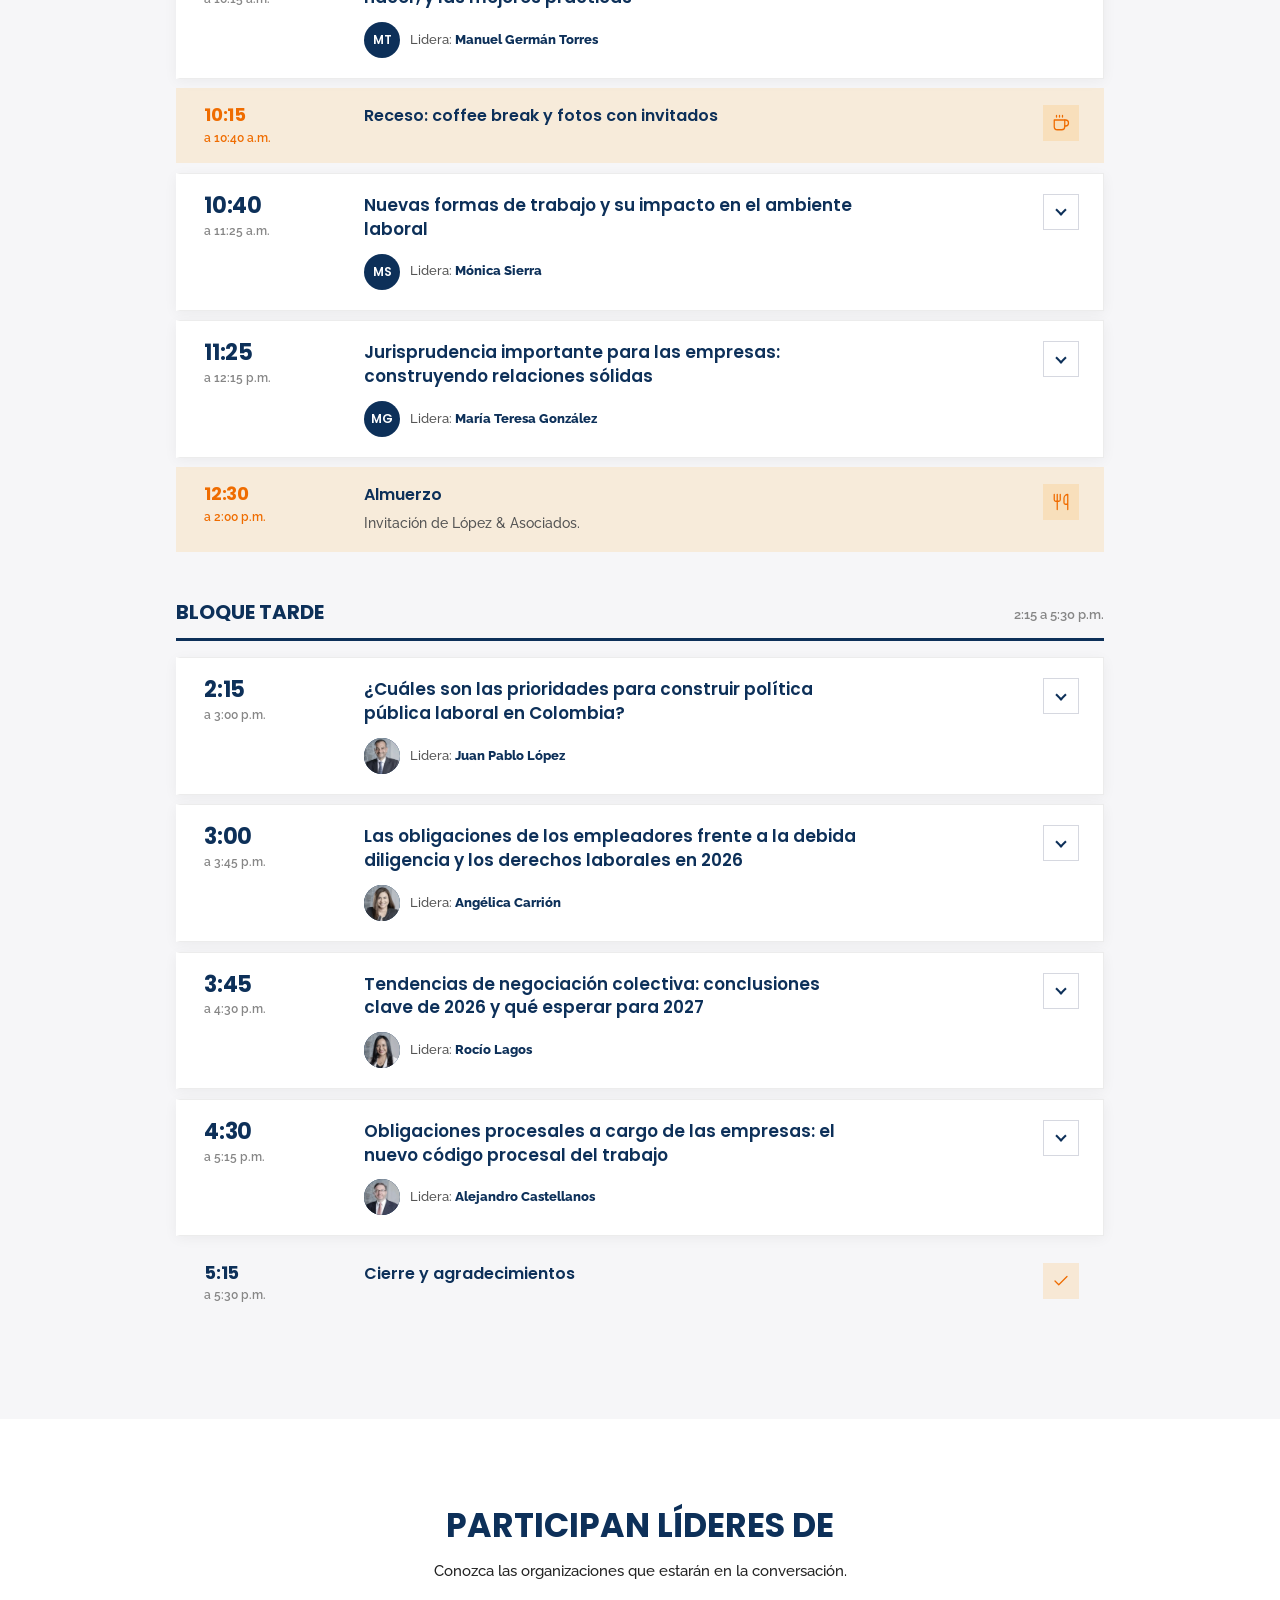
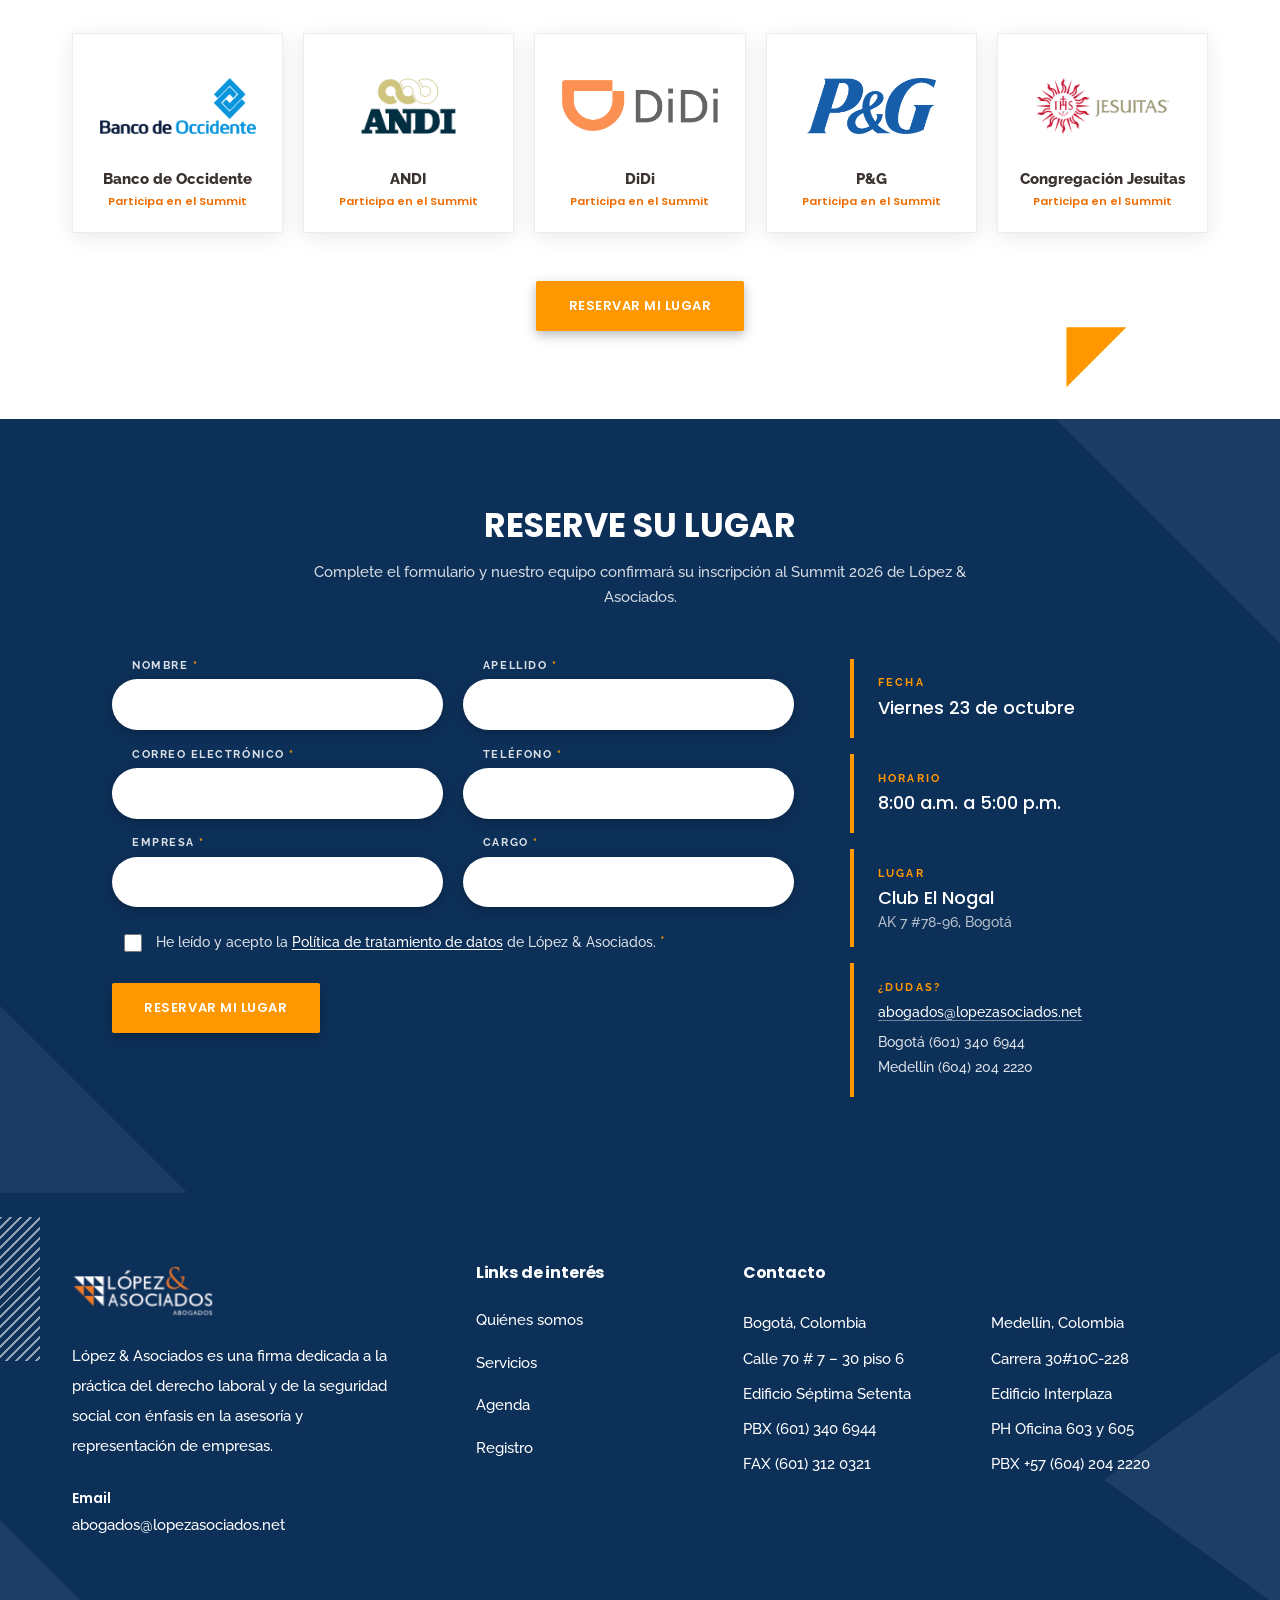
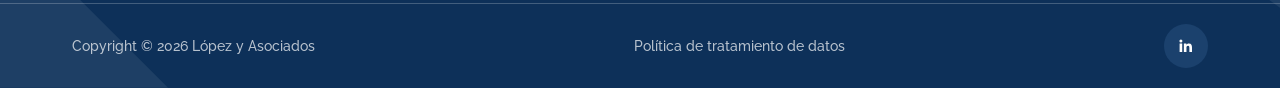
<file: v2/index.html>
<!DOCTYPE html>
<html lang="es" class="no-js">
<head>
<meta charset="UTF-8">
<meta name="viewport" content="width=device-width, initial-scale=1.0">
<title>Summit 2026 | López &amp; Asociados · Ideas que inspiran el futuro laboral y empresarial</title>
<meta name="description" content="Summit 2026 de López &amp; Asociados: ideas que inspiran el futuro laboral y empresarial. Viernes 23 de octubre, de 8:00 a.m. a 5:00 p.m., en el Club El Nogal (Bogotá).">
<meta property="og:type" content="website">
<meta property="og:title" content="Summit 2026 | López &amp; Asociados">
<meta property="og:description" content="Ideas que inspiran el futuro laboral y empresarial. Viernes 23 de octubre · Club El Nogal, Bogotá. Reserve su lugar.">
<meta property="og:image" content="https://upwyse.github.io/Lopez-asociados-landing/assets/img/og-summit.jpg">
<meta name="theme-color" content="#0d3059">
<link rel="icon" href="../assets/img/favicon.png" type="image/png">
<link rel="apple-touch-icon" href="../assets/img/apple-touch-icon.png">
<link rel="preconnect" href="https://fonts.googleapis.com">
<link rel="preconnect" href="https://fonts.gstatic.com" crossorigin>
<link href="https://fonts.googleapis.com/css2?family=Poppins:ital,wght@0,200;0,300;0,400;0,500;0,600;0,700;0,800;1,300;1,400&family=Raleway:ital,wght@0,400;0,500;0,600;0,700;0,800;1,400;1,500&display=swap" rel="stylesheet">
<link rel="stylesheet" href="css/v2.css?v=896a8191">
<script type="application/ld+json">{"@context":"https://schema.org","@type":"Event","name":"Summit 2026","description":"Ideas que inspiran el futuro laboral y empresarial.","startDate":"2026-10-23T08:00:00-05:00","endDate":"2026-10-23T17:00:00-05:00","eventAttendanceMode":"https://schema.org/OfflineEventAttendanceMode","eventStatus":"https://schema.org/EventScheduled","location":{"@type":"Place","name":"Club El Nogal","address":{"@type":"PostalAddress","streetAddress":"AK 7 #78-96","addressLocality":"Bogotá","addressCountry":"CO"}},"organizer":{"@type":"Organization","name":"López & Asociados","url":"https://www.lopezasociados.net"},"image":"https://upwyse.github.io/Lopez-asociados-landing/assets/img/og-summit.jpg"}</script>
<script>document.documentElement.classList.remove('no-js');</script>
</head>
<body>

<header class="site-head" id="head">
  <div class="bar">
    <a href="#top" class="brand" aria-label="López &amp; Asociados, inicio">
      <img src="../assets/img/logo-actual.png" alt="López &amp; Asociados Abogados" width="278" height="102">
    </a>
    <nav class="nav" id="nav" aria-label="Principal">
      <a href="#top" class="on">El Summit</a>
      <a href="#ejes">Ejes</a>
      <a href="#agenda">Agenda</a>
      <a href="#participan">Participan</a>
    </nav>
    <a href="#registro" class="reg-btn">
      <svg viewBox="0 0 24 24" aria-hidden="true"><rect x="3" y="4.5" width="18" height="16.5" rx="2"/><path d="M8 2.5v4M16 2.5v4M3 10h18"/><path d="m9 15.5 2.2 2.2 4-4.2"/></svg>
      <span>Registro</span>
    </a>
    <button class="burger" id="burger" aria-label="Abrir menú" aria-expanded="false" aria-controls="nav"><span></span><span></span><span></span></button>
  </div>
</header>

<main id="top">

  <!-- HERO -->
  <section class="hero">
    <!-- ondas azules de los bordes, como el sitio -->
    <svg class="wave wave-l" viewBox="0 0 330 620" preserveAspectRatio="none" aria-hidden="true" focusable="false">
      <defs><linearGradient id="gl" x1="0" y1="0" x2="1" y2="1"><stop offset="0" stop-color="#4a4f7c"/><stop offset="1" stop-color="#28285b"/></linearGradient></defs>
      <path d="M0 0H150C205 50 200 120 158 172C122 217 150 262 128 322C104 386 62 418 0 438Z" fill="#e7e7ec"/>
      <path d="M0 40H82C128 88 126 138 98 186C74 228 100 268 78 318C60 358 30 382 0 392Z" fill="url(#gl)"/>
    </svg>
    <svg class="wave wave-r" viewBox="0 0 260 520" preserveAspectRatio="none" aria-hidden="true" focusable="false">
      <path d="M260 40C215 70 214 130 232 178C252 232 226 280 178 330C144 366 140 420 170 520H260Z" fill="#e7e7ec"/>
      <path d="M260 120C238 138 236 176 246 208C258 248 240 290 214 324C196 348 198 394 214 430H260Z" fill="url(#gl)"/>
    </svg>
    <i class="tri t1"></i><i class="tri t2"></i><i class="tri t3"></i><i class="tri t4"></i><i class="tri t5"></i>
    <i class="dots d1"></i><i class="dots d2"></i><i class="dots d3"></i>

    <div class="wrap hero-inner">
      <div class="hero-copy">
        <div class="h1box">
          <h1><span class="l1">Summit 2026,</span><span class="l2">Ideas que inspiran el futuro laboral y empresarial</span></h1>
        </div>
        <p class="hero-p">Una jornada de conversaciones prácticas sobre la historia de la regulación laboral, la política pública que viene y cómo prepararnos.</p>
        <div class="cta-row">
          <a href="#registro" class="btn btn-orange">Reservar mi lugar</a>
          <a href="#agenda" class="btn btn-outline">Ver la agenda</a>
        </div>
      </div>

      <div class="hero-media" aria-hidden="true">
        <div class="cut">
          <video autoplay muted loop playsinline poster="../assets/video/hero-personas-poster.jpg" id="herovideo">
            <source src="../assets/video/hero-personas.webm" type="video/webm">
            <source src="../assets/video/hero-personas.mp4" type="video/mp4">
          </video>
        </div>
      </div>
    </div>

    <!-- barra en píldora (en el sitio es el buscador); aquí, los datos del evento -->
    <div class="pill-wrap">
      <div class="wrap">
        <dl class="pill" aria-label="Datos del evento">
          <div class="it"><svg viewBox="0 0 24 24" aria-hidden="true"><rect x="3" y="4.5" width="18" height="16.5" rx="2"/><path d="M8 2.5v4M16 2.5v4M3 10h18"/></svg><div><dt>Fecha</dt><dd id="ev-date">Viernes 23 de octubre</dd></div></div>
          <div class="it"><svg viewBox="0 0 24 24" aria-hidden="true"><circle cx="12" cy="12" r="9.5"/><path d="M12 6.5V12l3.5 2"/></svg><div><dt>Horario</dt><dd>8:00 a.m. a 5:00 p.m.<small>Almuerzo y coffee break incluidos</small></dd></div></div>
          <div class="it"><svg viewBox="0 0 24 24" aria-hidden="true"><path d="M20 10c0 6-8 12-8 12S4 16 4 10a8 8 0 0 1 16 0Z"/><circle cx="12" cy="10" r="3"/></svg><div><dt>Lugar</dt><dd id="ev-venue">Club El Nogal<small>AK 7 #78-96, Bogotá</small></dd></div></div>
          <a href="#registro" class="go" aria-label="Reservar mi lugar"><svg viewBox="0 0 24 24" aria-hidden="true"><path d="M5 12h14M13 6l6 6-6 6"/></svg></a>
        </dl>
      </div>
    </div>
  </section>

  <!-- EL SUMMIT -->
  <section class="statement" id="summit" aria-label="El Summit">
    <div class="tri-img" aria-hidden="true"><img src="../assets/img/hero-inicio.jpg" alt="" width="1600" height="1067" loading="lazy"></div>
    <i class="navy-tri" aria-hidden="true"></i>
    <div class="wrap">
      <p class="big">En el marco de la celebración de nuestros 20 años, presentamos Summit 2026, un encuentro único de análisis y visión sobre el futuro del mundo laboral.</p>
      <p class="rest">Nos reuniremos para conversar sobre los desafíos, tendencias y oportunidades que están marcando la agenda laboral, junto a nuestros socios y reconocidos expertos nacionales e internacionales.</p>
      <p class="rest">Un espacio para compartir perspectivas, generar conversaciones relevantes y explorar las transformaciones que están dando forma al futuro del trabajo.</p>
    </div>
  </section>

  <!-- CIFRAS (cuadros naranja y azul, como Novedades laborales) -->
  <section class="squares" aria-label="El Summit en cifras">
    <div class="wrap">
      <ul class="sq-row">
        <li class="sq orange"><b>8</b><span>conversaciones prácticas</span></li>
        <li class="sq navy"><b>3</b><span>ejes temáticos</span></li>
        <li class="sq orange"><b>1</b><span>jornada completa</span></li>
        <li class="sq navy"><b>20</b><span>años de López &amp; Asociados</span></li>
      </ul>
    </div>
  </section>

  <!-- EJES -->
  <section class="sec ejes" id="ejes">
    <div class="wrap">
      <header class="sec-head">
        <h2 class="h2">Tres ejes para una sola conversación</h2>
        <p class="sec-sub">Del camino recorrido a lo que viene, y de ahí a las decisiones que hoy le corresponden a cada empresa.</p>
      </header>

      <div class="cards">
        <article class="card">
          <img src="../assets/img/about-office.jpg" alt="" width="1280" height="864" loading="lazy">
          <div class="card-body">
            <h3>Historia y comparación</h3>
            <span class="yr">Eje 01</span>
            <p class="q">¿Qué cambió y cómo lo resolvieron otros países?</p>
            <p>Qué ha cambiado en la regulación laboral y cómo nos comparamos con otros países de la región.</p>
          </div>
        </article>
        <article class="card">
          <img src="../assets/img/eje-futuro.jpg" alt="" width="1920" height="1097" loading="lazy">
          <div class="card-body">
            <h3>Futuro y construcción de nueva política pública</h3>
            <span class="yr">Eje 02</span>
            <p class="q">¿Qué prioridades debe tener la política laboral que viene?</p>
            <p>Las prioridades para construir la política laboral que viene, con voces de la academia, los sindicatos y el sector privado.</p>
          </div>
        </article>
        <article class="card">
          <img src="../assets/img/eje-preparacion.jpg" alt="" width="1920" height="1280" loading="lazy">
          <div class="card-body">
            <h3>¿Cómo nos preparamos?</h3>
            <span class="yr">Eje 03</span>
            <p class="q">¿Qué puede hacer hoy su empresa?</p>
            <p>Las decisiones prácticas que las empresas pueden tomar hoy: contratación, cumplimiento, negociación colectiva y proceso judicial.</p>
          </div>
        </article>
      </div>
    </div>
  </section>

  <!-- AGENDA -->
  <section class="sec agenda" id="agenda">
    <div class="wrap narrow">
      <header class="sec-head">
        <h2 class="h2">Agenda de la jornada</h2>
        <p class="sec-sub">Ocho conversaciones entre las 8:40 a.m. y las 5:15 p.m. Abra cada sesión para ver el resumen y quiénes participan.</p>
      </header>
      <div class="agenda-tools">
        <div class="chips" role="group" aria-label="Filtrar agenda">
          <button type="button" data-filter="all" aria-pressed="true">Todo el día</button>
          <button type="button" data-filter="am" aria-pressed="false">Mañana</button>
          <button type="button" data-filter="pm" aria-pressed="false">Tarde</button>
        </div>
        <button type="button" class="link-btn" id="toggleall">Abrir todas</button>
      </div>

      <section class="block" data-block="am" aria-labelledby="b-am">
        <div class="block-head"><h3 id="b-am">Bloque mañana</h3><span>8:00 a.m. a 2:00 p.m.</span></div>
        
      <div class="slot moment ">
        <div class="slot-row">
          <div class="when"><b>8:00 a.m.</b></div>
          <div class="main"><h4>Llegada, registro y bienvenida</h4><p>Entrega de escarapelas y apertura del Summit 2026, donde se explicará el sentido de la jornada y la agenda del día.</p><span class="lead"><img class="avatar" src="../assets/img/team-4-juanpablo.jpg" alt="" width="38" height="38" loading="lazy"><span>Apertura: <b>Juan Pablo López</b></span></span></div>
          <span class="mark" aria-hidden="true"><svg viewBox="0 0 24 24"><path d="M16 21v-2a4 4 0 0 0-4-4H6a4 4 0 0 0-4 4v2"/><circle cx="9" cy="7" r="4"/><path d="m16 11 2 2 4-4"/></svg></span>
        </div>
      </div>
      <article class="slot session" id="s1">
        <h4 class="slot-h">
          <button class="slot-row" type="button" aria-expanded="false" aria-controls="s1-body" id="s1-btn">
            <span class="when"><b>8:40</b><small>a 9:25 a.m.</small></span>
            <span class="main"><span class="s-title">Nuevas obligaciones en Colombia: Ley 2466</span><span class="lead"><img class="avatar" src="../assets/img/team-5-anamaria.jpg" alt="" width="38" height="38" loading="lazy"><span>Modera: <b>Ana María Rubiano</b></span></span></span>
            <span class="chev" aria-hidden="true"></span>
          </button>
        </h4>
        <div class="slot-body" id="s1-body" role="region" aria-labelledby="s1-btn">
          <div>
            <div class="detail">
              <p class="sub">Las nuevas reglas de contratación laboral directa, cuidados y mejores prácticas.</p>
              <p class="sum">Diferencias y formas de contratación laboral bajo la Ley 2466 y los riesgos de los contratos a término fijo, indefinido y por obra o labor para 2026-2027, con mejores prácticas por sector (financiero, retail y petróleos). Incluye el régimen de profesores (art. 101), los turnos de trabajo y las jornadas laborales.</p>
              <div class="people"><h5>Panelistas</h5><ul><li><b>Ángela Ceballos</b><span>VP de Recursos Humanos, Banco de Occidente</span></li><li><b>Margarita Murra</b></li><li><b>Andrés Monsalve</b><span>Congregación Jesuitas</span></li></ul></div>
            </div>
          </div>
        </div>
      </article>
      <article class="slot session" id="s2">
        <h4 class="slot-h">
          <button class="slot-row" type="button" aria-expanded="false" aria-controls="s2-body" id="s2-btn">
            <span class="when"><b>9:25</b><small>a 10:15 a.m.</small></span>
            <span class="main"><span class="s-title">Tercerización laboral: qué podemos y qué no podemos hacer, y las mejores prácticas</span><span class="lead"><span class="mono" aria-hidden="true">MT</span><span>Lidera: <b>Manuel Germán Torres</b></span></span></span>
            <span class="chev" aria-hidden="true"></span>
          </button>
        </h4>
        <div class="slot-body" id="s2-body" role="region" aria-labelledby="s2-btn">
          <div>
            <div class="detail">
              
              <p class="sum">Marco legal de la tercerización en Colombia: diferencias entre intermediación y tercerización, y qué constituye actividad permanente. Estadísticas de contratación a través de terceros, visitas y competencias del Ministerio de Trabajo, outsourcing y BPO, y cómo contribuir a más empleo formal. Con perspectiva comparada de Chile y Argentina.</p>
              <div class="people"><h5>Panelistas</h5><ul><li><b>Edgar Rengifo</b><span>Suppla</span></li><li><b>Bárbara Zlater</b><span>Perspectiva de tercerización en Chile</span></li><li><b>Laura Castro</b><span>Frontera</span></li></ul></div>
            </div>
          </div>
        </div>
      </article>
      <div class="slot moment break">
        <div class="slot-row">
          <div class="when"><b>10:15</b><small>a 10:40 a.m.</small></div>
          <div class="main"><h4>Receso: coffee break y fotos con invitados</h4></div>
          <span class="mark" aria-hidden="true"><svg viewBox="0 0 24 24"><path d="M17 8h1a4 4 0 1 1 0 8h-1"/><path d="M3 8h14v9a4 4 0 0 1-4 4H7a4 4 0 0 1-4-4Z"/><path d="M6 2v2M10 2v2M14 2v2"/></svg></span>
        </div>
      </div>
      <article class="slot session" id="s3">
        <h4 class="slot-h">
          <button class="slot-row" type="button" aria-expanded="false" aria-controls="s3-body" id="s3-btn">
            <span class="when"><b>10:40</b><small>a 11:25 a.m.</small></span>
            <span class="main"><span class="s-title">Nuevas formas de trabajo y su impacto en el ambiente laboral</span><span class="lead"><span class="mono" aria-hidden="true">MS</span><span>Lidera: <b>Mónica Sierra</b></span></span></span>
            <span class="chev" aria-hidden="true"></span>
          </button>
        </h4>
        <div class="slot-body" id="s3-body" role="region" aria-labelledby="s3-btn">
          <div>
            <div class="detail">
              
              <p class="sum">Marco legal de las opciones de trabajo a distancia, como el teletrabajo, y una explicación general de trabajo en casa, trabajo remoto y nómadas digitales. Análisis del impacto en el ambiente laboral, con los aspectos positivos y negativos de su implementación.</p>
              <div class="people"><h5>Panelistas</h5><ul><li><b>Santiago Pinzón</b><span>ANDI</span></li><li><b>Carlos Castellanos</b><span>DiDi</span></li><li><b>Sofía Sierra</b><span>P&amp;G</span></li></ul></div>
            </div>
          </div>
        </div>
      </article>
      <article class="slot session" id="s4">
        <h4 class="slot-h">
          <button class="slot-row" type="button" aria-expanded="false" aria-controls="s4-body" id="s4-btn">
            <span class="when"><b>11:25</b><small>a 12:15 p.m.</small></span>
            <span class="main"><span class="s-title">Jurisprudencia importante para las empresas: construyendo relaciones sólidas</span><span class="lead"><span class="mono" aria-hidden="true">MG</span><span>Lidera: <b>María Teresa González</b></span></span></span>
            <span class="chev" aria-hidden="true"></span>
          </button>
        </h4>
        <div class="slot-body" id="s4-body" role="region" aria-labelledby="s4-btn">
          <div>
            <div class="detail">
              
              <p class="sum">Revisión de la jurisprudencia relevante para los clientes: justas causas de terminación, el nuevo código y otras decisiones clave. Con imágenes y gráficos para facilitar la comprensión y una mirada optimista sobre las buenas prácticas.</p>
              <div class="people"><h5>Panelistas</h5><ul><li><b>María Ximena Philips</b></li><li><b>Ángela Celis</b></li><li class="pending">Un panelista más por anunciar</li></ul></div>
            </div>
          </div>
        </div>
      </article>
      <div class="slot moment break">
        <div class="slot-row">
          <div class="when"><b>12:30</b><small>a 2:00 p.m.</small></div>
          <div class="main"><h4>Almuerzo</h4><p>Invitación de López &amp; Asociados.</p></div>
          <span class="mark" aria-hidden="true"><svg viewBox="0 0 24 24"><path d="M3 2v7c0 1.1.9 2 2 2h4a2 2 0 0 0 2-2V2"/><path d="M7 2v20"/><path d="M21 15V2a5 5 0 0 0-5 5v6c0 1.1.9 2 2 2h3Zm0 0v7"/></svg></span>
        </div>
      </div>
      </section>

      <section class="block" data-block="pm" aria-labelledby="b-pm">
        <div class="block-head"><h3 id="b-pm">Bloque tarde</h3><span>2:15 a 5:30 p.m.</span></div>
        
      <article class="slot session" id="s5">
        <h4 class="slot-h">
          <button class="slot-row" type="button" aria-expanded="false" aria-controls="s5-body" id="s5-btn">
            <span class="when"><b>2:15</b><small>a 3:00 p.m.</small></span>
            <span class="main"><span class="s-title">¿Cuáles son las prioridades para construir política pública laboral en Colombia?</span><span class="lead"><img class="avatar" src="../assets/img/team-4-juanpablo.jpg" alt="" width="38" height="38" loading="lazy"><span>Lidera: <b>Juan Pablo López</b></span></span></span>
            <span class="chev" aria-hidden="true"></span>
          </button>
        </h4>
        <div class="slot-body" id="s5-body" role="region" aria-labelledby="s5-btn">
          <div>
            <div class="detail">
              
              <p class="sum">Conversación sobre las prioridades y los desafíos para construir la política pública laboral del país, con expertos desde distintas perspectivas: la academia, el sector sindical y el sector privado.</p>
              <div class="people"><h5>Panelistas</h5><ul><li class="pending">Panelistas por anunciar</li></ul></div>
            </div>
          </div>
        </div>
      </article>
      <article class="slot session" id="s6">
        <h4 class="slot-h">
          <button class="slot-row" type="button" aria-expanded="false" aria-controls="s6-body" id="s6-btn">
            <span class="when"><b>3:00</b><small>a 3:45 p.m.</small></span>
            <span class="main"><span class="s-title">Las obligaciones de los empleadores frente a la debida diligencia y los derechos laborales en 2026</span><span class="lead"><img class="avatar" src="../assets/img/team-1-angelica.jpg" alt="" width="38" height="38" loading="lazy"><span>Lidera: <b>Angélica Carrión</b></span></span></span>
            <span class="chev" aria-hidden="true"></span>
          </button>
        </h4>
        <div class="slot-body" id="s6-body" role="region" aria-labelledby="s6-btn">
          <div>
            <div class="detail">
              
              <p class="sum">Obligaciones empresariales en debida diligencia y derechos humanos, marcos normativos aplicables y mejores prácticas de cumplimiento. Capítulo especial sobre acoso laboral y acoso sexual: política de cero tolerancia, qué debe contener la documentación interna, debida diligencia frente a trabajadores en posiciones de poder y cómo crear ambientes de conversación abierta, con reglas claras sobre conflictos de interés e información confidencial.</p>
              <div class="people"><h5>Panelistas</h5><ul><li><b>Miguel Ceballos</b></li><li><b>Fernando Castillo</b></li><li><b>Lilian Hidalgo</b></li></ul></div>
            </div>
          </div>
        </div>
      </article>
      <article class="slot session" id="s7">
        <h4 class="slot-h">
          <button class="slot-row" type="button" aria-expanded="false" aria-controls="s7-body" id="s7-btn">
            <span class="when"><b>3:45</b><small>a 4:30 p.m.</small></span>
            <span class="main"><span class="s-title">Tendencias de negociación colectiva: conclusiones clave de 2026 y qué esperar para 2027</span><span class="lead"><img class="avatar" src="../assets/img/team-3-rocio.jpg" alt="" width="38" height="38" loading="lazy"><span>Lidera: <b>Rocío Lagos</b></span></span></span>
            <span class="chev" aria-hidden="true"></span>
          </button>
        </h4>
        <div class="slot-body" id="s7-body" role="region" aria-labelledby="s7-btn">
          <div>
            <div class="detail">
              
              <p class="sum">Balance de la negociación colectiva en 2026, con foco en la negociación multinivel y los acuerdos marco sectoriales: qué pasó con los pliegos presentados, cómo se desarrollaron los procesos y qué aprendimos. Perspectivas para 2027 y cómo trabajar en escenarios de confianza con las organizaciones sindicales.</p>
              <div class="people"><h5>Panelistas</h5><ul><li><b>Carlos Guarnizo</b></li><li><b>Carlos Cante</b></li><li><b>Catalina Peraffan</b></li></ul></div>
            </div>
          </div>
        </div>
      </article>
      <article class="slot session" id="s8">
        <h4 class="slot-h">
          <button class="slot-row" type="button" aria-expanded="false" aria-controls="s8-body" id="s8-btn">
            <span class="when"><b>4:30</b><small>a 5:15 p.m.</small></span>
            <span class="main"><span class="s-title">Obligaciones procesales a cargo de las empresas: el nuevo código procesal del trabajo</span><span class="lead"><img class="avatar" src="../assets/img/team-2-alejandro.jpg" alt="" width="38" height="38" loading="lazy"><span>Lidera: <b>Alejandro Castellanos</b></span></span></span>
            <span class="chev" aria-hidden="true"></span>
          </button>
        </h4>
        <div class="slot-body" id="s8-body" role="region" aria-labelledby="s8-btn">
          <div>
            <div class="detail">
              
              <p class="sum">Cambios en materia procesal laboral y medidas que las compañías deben tomar para prepararse antes de un proceso judicial. Un enfoque práctico y sencillo sobre dónde están los cambios y qué acciones implementar.</p>
              <div class="people"><h5>Panelistas</h5><ul><li><b>Javier Alfonso</b><span>Cenit</span></li><li class="pending">Panelistas por anunciar</li></ul></div>
            </div>
          </div>
        </div>
      </article>
      <div class="slot moment ">
        <div class="slot-row">
          <div class="when"><b>5:15</b><small>a 5:30 p.m.</small></div>
          <div class="main"><h4>Cierre y agradecimientos</h4></div>
          <span class="mark" aria-hidden="true"><svg viewBox="0 0 24 24"><path d="M20 6 9 17l-5-5"/></svg></span>
        </div>
      </div>
      </section>
    </div>
  </section>

  <!-- PARTICIPAN -->
  <section class="sec voices" id="participan" aria-labelledby="voices-t">
    <i class="orange-tri" aria-hidden="true"></i>
    <div class="wrap">
      <header class="sec-head">
        <h2 class="h2" id="voices-t">Participan líderes de</h2>
        <p class="sec-sub">Conozca las organizaciones que estarán en la conversación.</p>
      </header>
      <ul class="logos">
        <li class="logo-card"><div class="logo-box"><img src="../assets/logos/banco-de-occidente.png" alt="Banco de Occidente" loading="lazy"></div><h3>Banco de Occidente</h3><span>Participa en el Summit</span></li>
        <li class="logo-card"><div class="logo-box"><img src="../assets/logos/andi.png" alt="ANDI" loading="lazy"></div><h3>ANDI</h3><span>Participa en el Summit</span></li>
        <li class="logo-card"><div class="logo-box"><img src="../assets/logos/didi.png" alt="DiDi" loading="lazy"></div><h3>DiDi</h3><span>Participa en el Summit</span></li>
        <li class="logo-card"><div class="logo-box"><img src="../assets/logos/pg.png" alt="P&amp;G" loading="lazy"></div><h3>P&amp;G</h3><span>Participa en el Summit</span></li>
        <li class="logo-card"><div class="logo-box"><img src="../assets/logos/jesuitas.png" alt="Congregación Jesuitas" loading="lazy"></div><h3>Congregación Jesuitas</h3><span>Participa en el Summit</span></li>
      </ul>
      <p class="center-cta"><a href="#registro" class="btn btn-orange">Reservar mi lugar</a></p>
    </div>
  </section>

  <!-- REGISTRO -->
  <section class="register" id="registro">
    <i class="rt rt1" aria-hidden="true"></i><i class="rt rt2" aria-hidden="true"></i>
    <div class="wrap">
      <header class="sec-head light">
        <h2 class="h2">Reserve su lugar</h2>
        <p class="sec-sub">Complete el formulario y nuestro equipo confirmará su inscripción al Summit 2026 de López &amp; Asociados.</p>
      </header>

      <div class="reg-grid">
        <form id="form" autocomplete="on">
          <div class="grid">
            <div class="field"><label for="f-n">Nombre <i>*</i></label><input id="f-n" name="nombre" type="text" autocomplete="given-name" required></div>
            <div class="field"><label for="f-a">Apellido <i>*</i></label><input id="f-a" name="apellido" type="text" autocomplete="family-name" required></div>
            <div class="field"><label for="f-e">Correo electrónico <i>*</i></label><input id="f-e" name="email" type="email" autocomplete="email" required></div>
            <div class="field"><label for="f-t">Teléfono <i>*</i></label><input id="f-t" name="telefono" type="tel" autocomplete="tel" required></div>
            <div class="field"><label for="f-c">Empresa <i>*</i></label><input id="f-c" name="empresa" type="text" autocomplete="organization" required></div>
            <div class="field"><label for="f-r">Cargo <i>*</i></label><input id="f-r" name="cargo" type="text" autocomplete="organization-title" required></div>
          </div>
          <div class="consent">
            <input type="checkbox" id="f-p" name="acepta_datos" required>
            <label for="f-p">He leído y acepto la <a href="https://www.lopezasociados.net" target="_blank" rel="noopener" id="privacy-link">Política de tratamiento de datos</a> de López &amp; Asociados. <i>*</i></label>
          </div>
          <button type="submit" class="btn btn-orange">Reservar mi lugar</button>
          <div class="notice" id="notice" role="status" aria-live="polite"></div>
        </form>

        <aside class="reg-side" aria-label="Datos del evento">
          <div class="blk"><p class="lbl">Fecha</p><p class="val" id="ev-date-2">Viernes 23 de octubre</p></div>
          <div class="blk"><p class="lbl">Horario</p><p class="val">8:00 a.m. a 5:00 p.m.</p></div>
          <div class="blk"><p class="lbl">Lugar</p><p class="val" id="ev-venue-2">Club El Nogal<small>AK 7 #78-96, Bogotá</small></p></div>
          <div class="blk contact">
            <p class="lbl">¿Dudas?</p>
            <p><a href="mailto:abogados@lopezasociados.net">abogados@lopezasociados.net</a></p>
            <p>Bogotá (601) 340 6944<br>Medellín (604) 204 2220</p>
          </div>
        </aside>
      </div>
    </div>
  </section>

</main>

<footer class="site-foot">
  <i class="ft ft1" aria-hidden="true"></i><i class="ft ft2" aria-hidden="true"></i><i class="ft ft3" aria-hidden="true"></i>
  <div class="wrap foot-grid">
    <div class="foot-brand">
      <img src="../assets/img/logo-actual-blanco.png" alt="López &amp; Asociados Abogados" width="308" height="113" loading="lazy">
      <p>López &amp; Asociados es una firma dedicada a la práctica del derecho laboral y de la seguridad social con énfasis en la asesoría y representación de empresas.</p>
      <p class="mail"><b>Email</b><br><a href="mailto:abogados@lopezasociados.net">abogados@lopezasociados.net</a></p>
    </div>
    <div>
      <h4>Links de interés</h4>
      <ul>
        <li><a href="https://www.lopezasociados.net" target="_blank" rel="noopener">Quiénes somos</a></li>
        <li><a href="https://www.lopezasociados.net" target="_blank" rel="noopener">Servicios</a></li>
        <li><a href="#agenda">Agenda</a></li>
        <li><a href="#registro">Registro</a></li>
      </ul>
    </div>
    <div class="foot-contact">
      <h4>Contacto</h4>
      <div class="two">
        <address>Bogotá, Colombia<br>Calle 70 # 7 – 30 piso 6<br>Edificio Séptima Setenta<br>PBX (601) 340 6944<br>FAX (601) 312 0321</address>
        <address>Medellín, Colombia<br>Carrera 30#10C-228<br>Edificio Interplaza<br>PH Oficina 603 y 605<br>PBX +57 (604) 204 2220</address>
      </div>
    </div>
  </div>
  <div class="foot-base">
    <div class="wrap">
      <span>Copyright © 2026 López y Asociados</span>
      <a href="https://www.lopezasociados.net" target="_blank" rel="noopener">Política de tratamiento de datos</a>
      <a class="in" href="https://www.linkedin.com/" target="_blank" rel="noopener" aria-label="LinkedIn"><svg viewBox="0 0 24 24" aria-hidden="true"><path d="M20.45 20.45h-3.56v-5.57c0-1.33-.03-3.04-1.85-3.04-1.85 0-2.14 1.45-2.14 2.94v5.67H9.35V9h3.41v1.56h.05c.48-.9 1.64-1.85 3.37-1.85 3.6 0 4.27 2.37 4.27 5.46v6.28zM5.34 7.43a2.06 2.06 0 1 1 0-4.12 2.06 2.06 0 0 1 0 4.12zM7.12 20.45H3.56V9h3.56v11.45z"/></svg></a>
    </div>
  </div>
</footer>

<script src="../js/config.js?v=1"></script>
<script src="../js/summit.js?v=f31e7e5a"></script>
<script src="js/v2.js?v=bdac0ae1"></script>
</body>
</html>
</file>
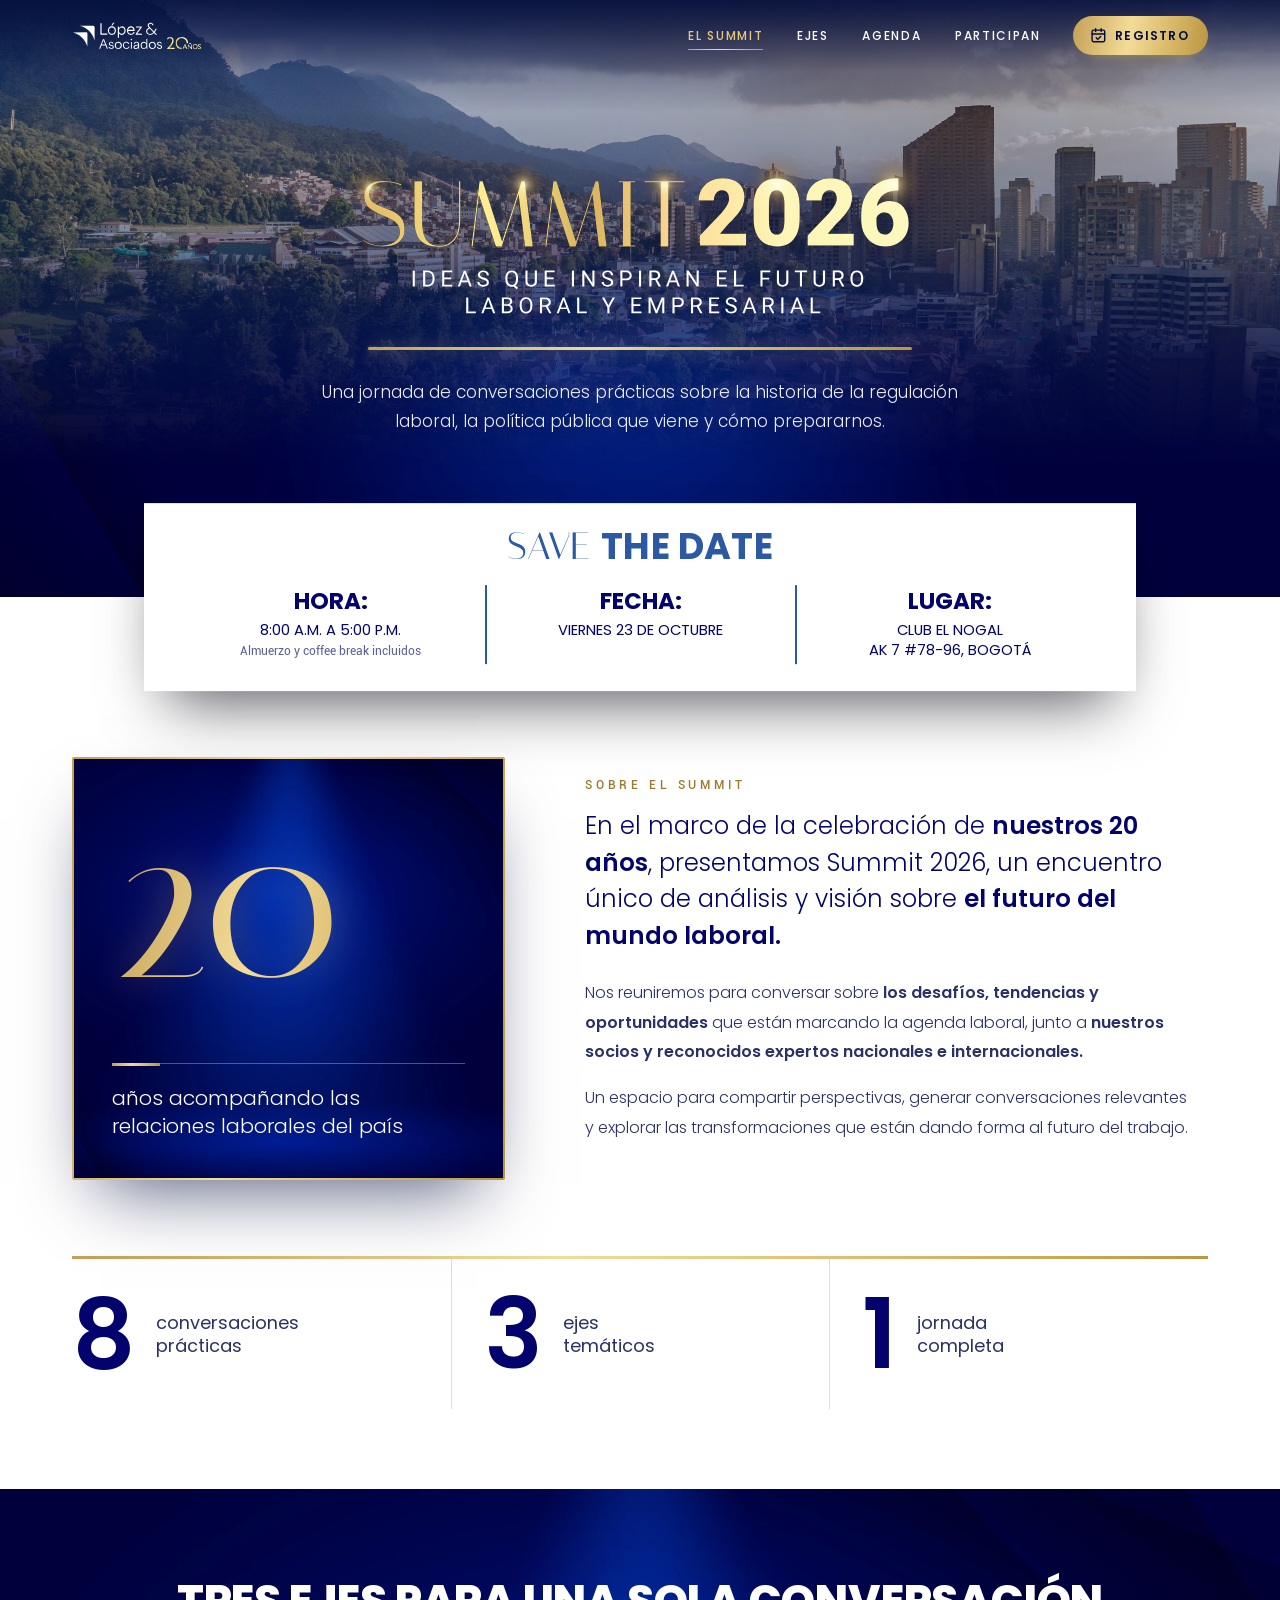
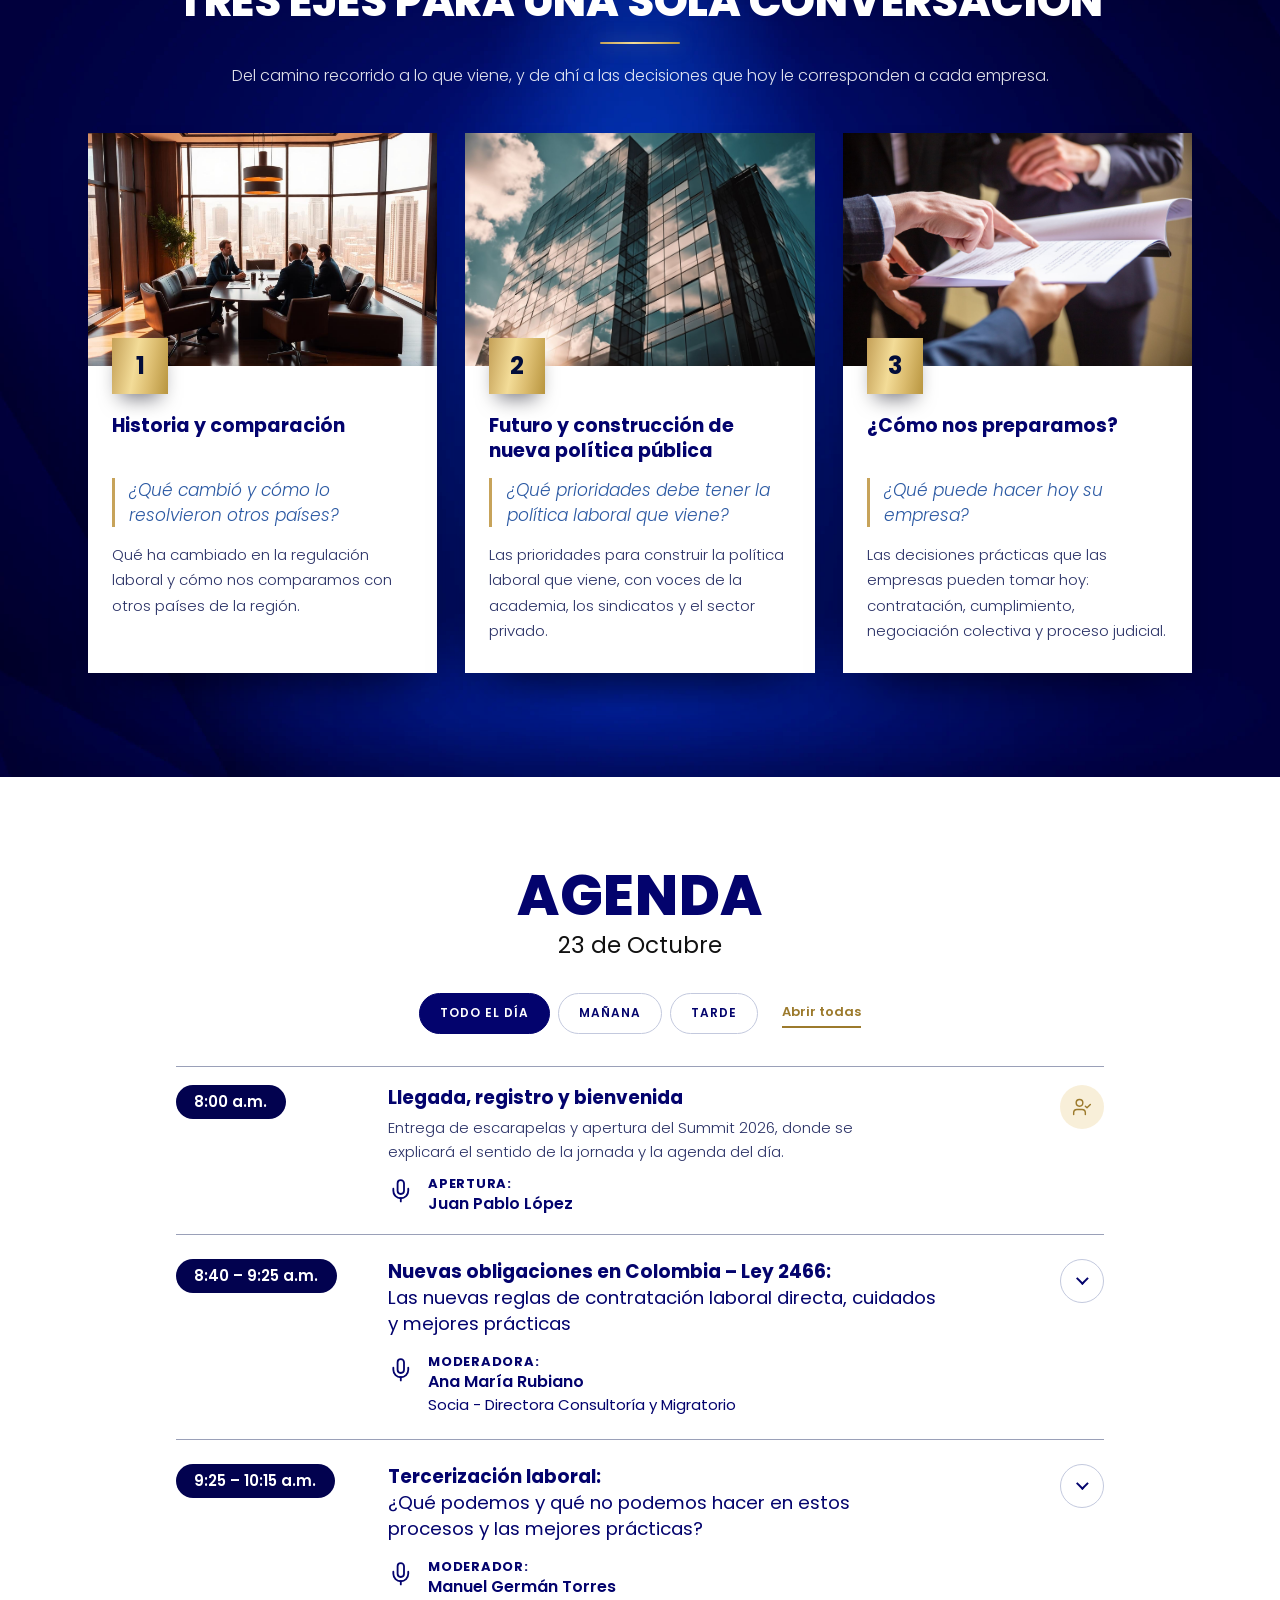
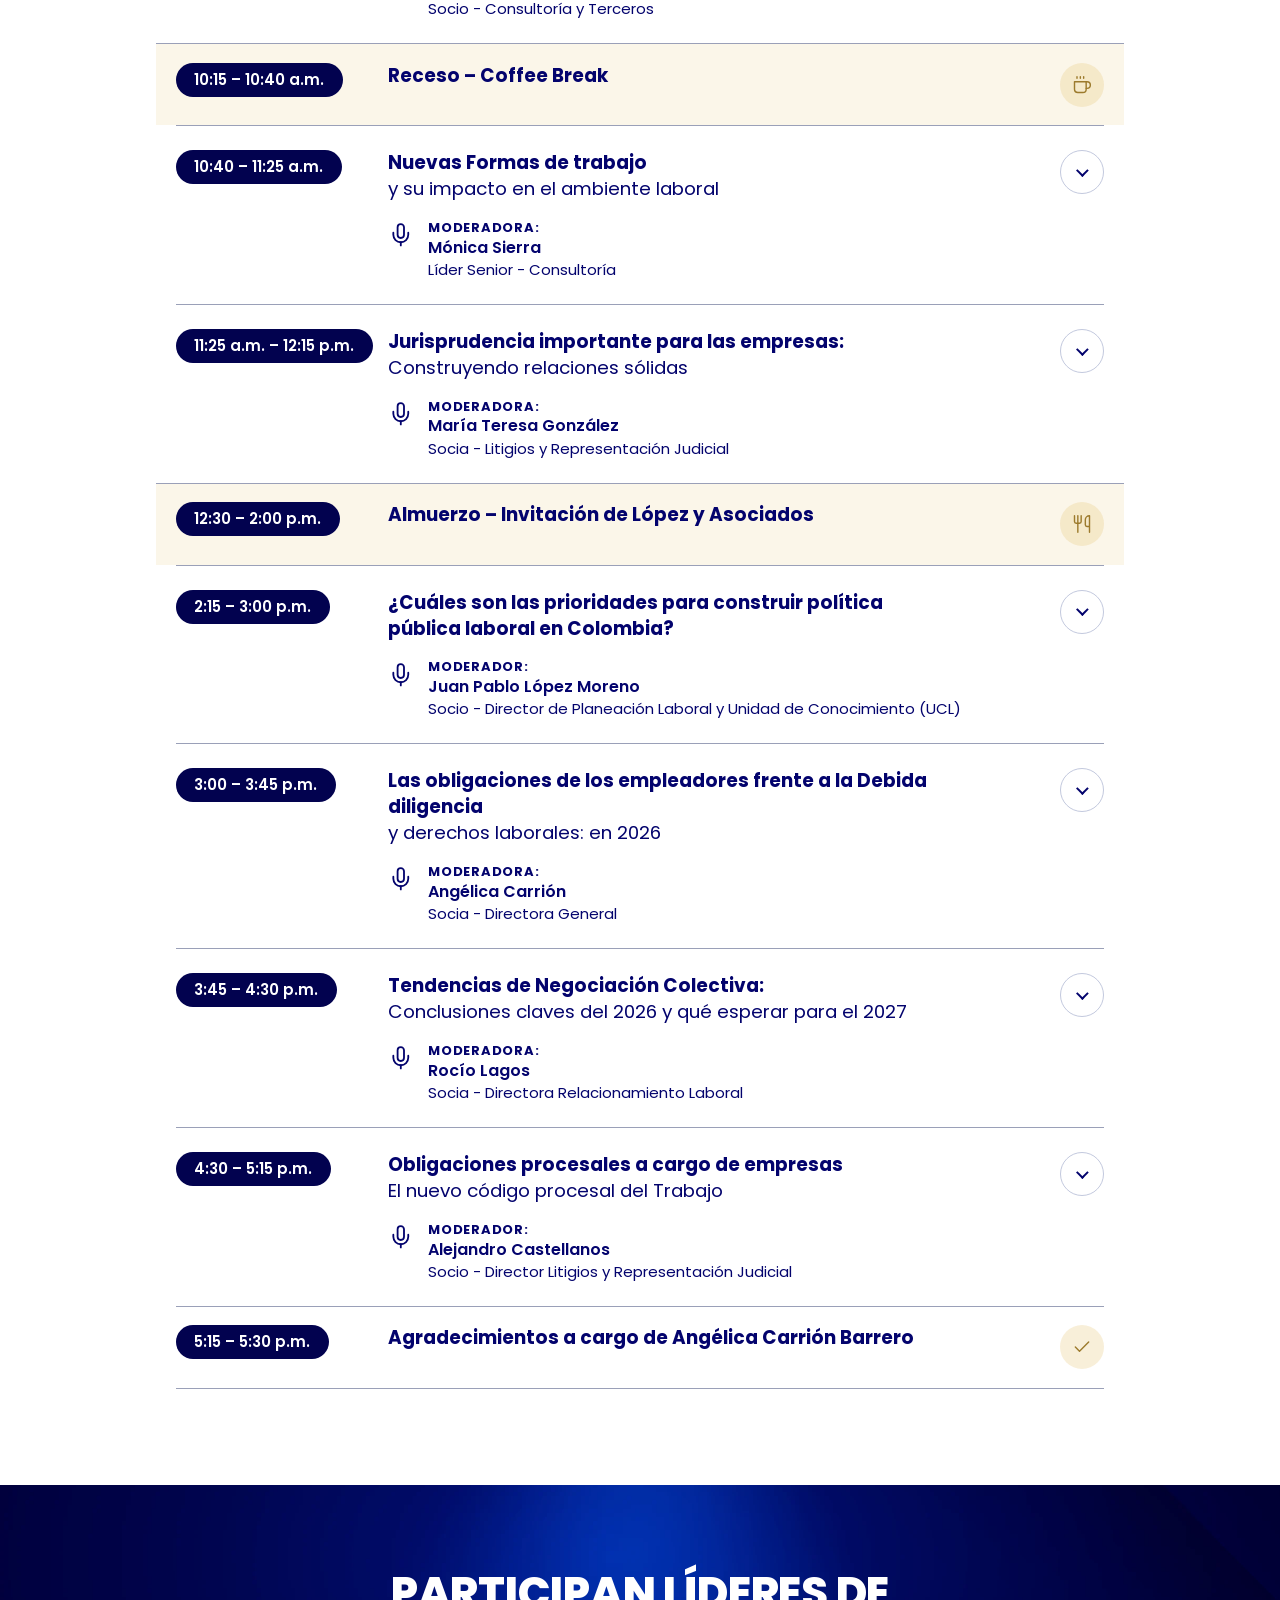
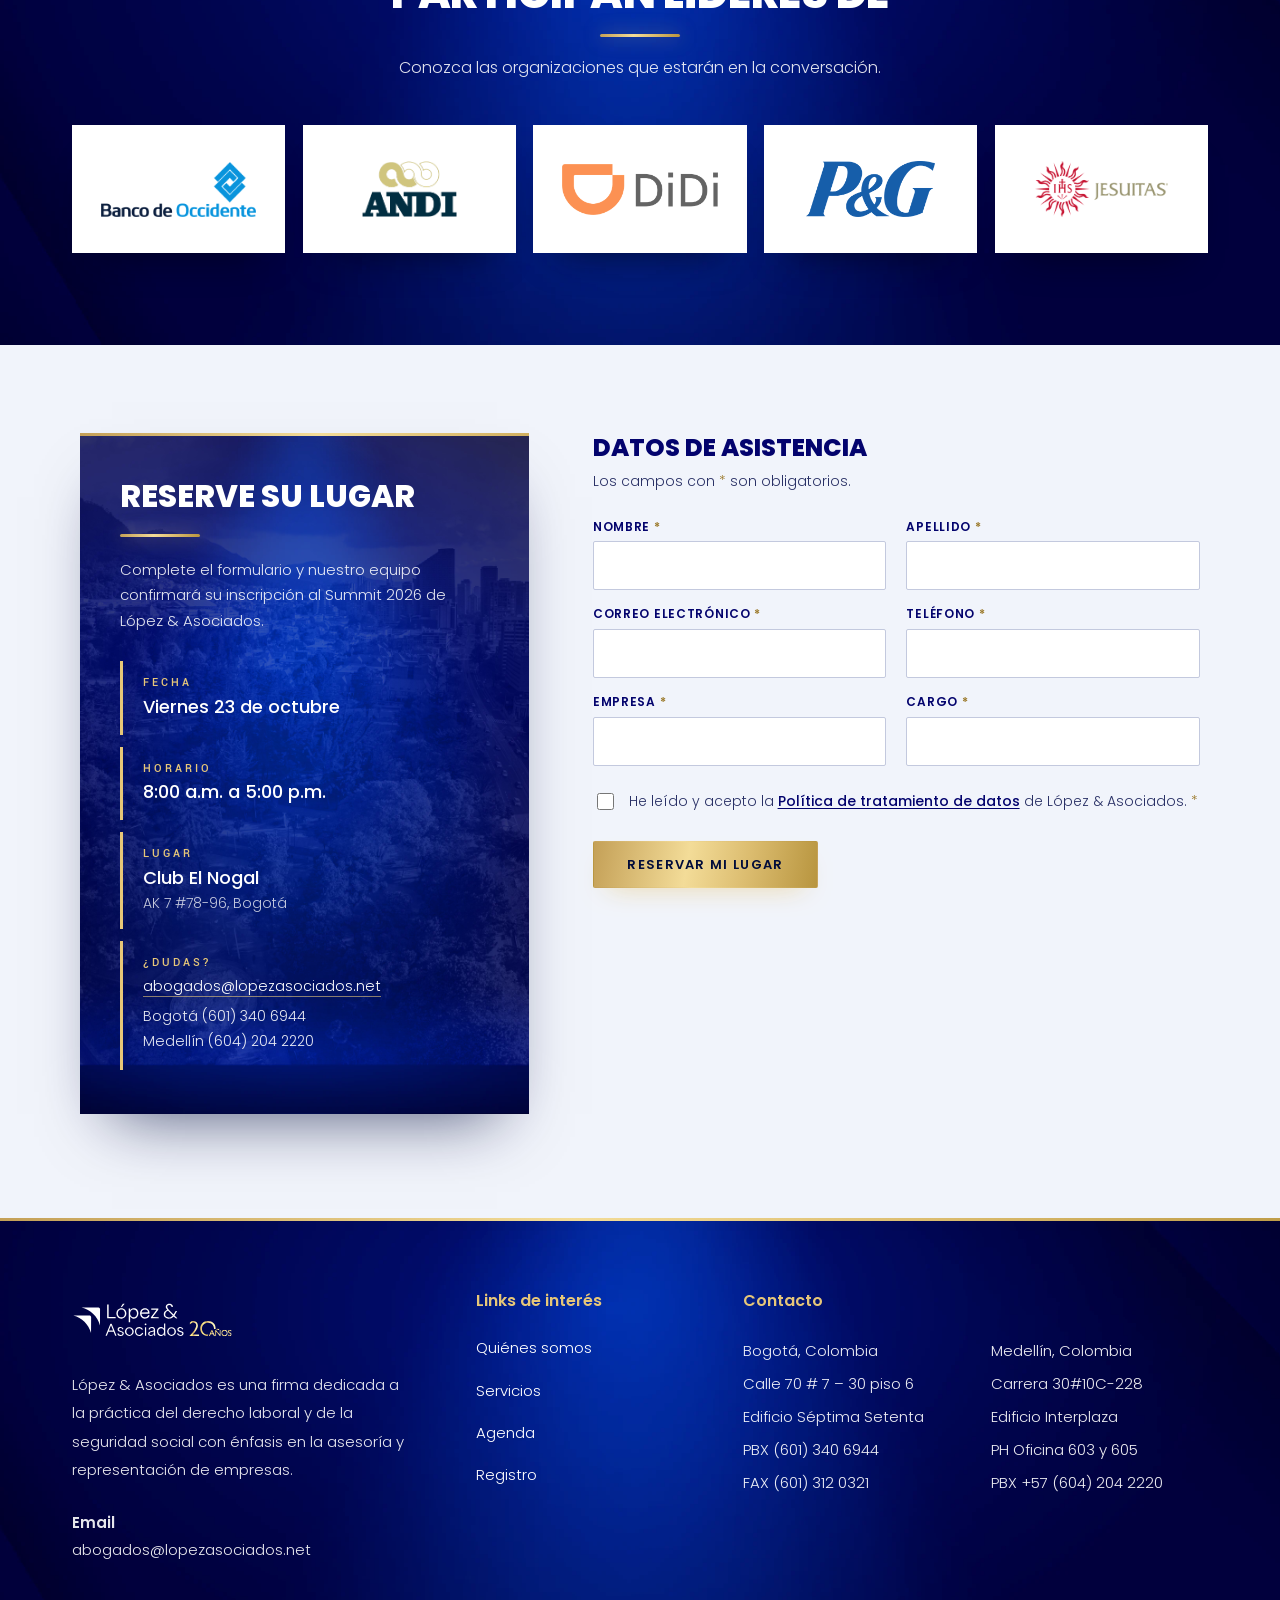
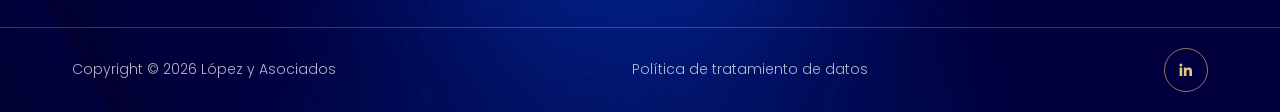
<file: v3/index.html>
<!DOCTYPE html>
<html lang="es" class="no-js">
<head>
<meta charset="UTF-8">
<meta name="viewport" content="width=device-width, initial-scale=1.0">
<title>Summit 2026 | López &amp; Asociados · Ideas que inspiran el futuro laboral y empresarial</title>
<meta name="description" content="Summit 2026 de López &amp; Asociados: ideas que inspiran el futuro laboral y empresarial. Viernes 23 de octubre, de 8:00 a.m. a 5:00 p.m., en el Club El Nogal (Bogotá).">
<meta property="og:type" content="website">
<meta property="og:title" content="Summit 2026 | López &amp; Asociados">
<meta property="og:description" content="Ideas que inspiran el futuro laboral y empresarial. Viernes 23 de octubre · Club El Nogal, Bogotá. Reserve su lugar.">
<meta property="og:image" content="https://upwyse.github.io/Lopez-asociados-landing/assets/img/og-summit.jpg">
<meta name="theme-color" content="#032058">
<link rel="icon" href="../assets/img/favicon.png" type="image/png">
<link rel="apple-touch-icon" href="../assets/img/apple-touch-icon.png">
<link rel="preload" href="../assets/fonts/Poppins-Light.woff2" as="font" type="font/woff2" crossorigin>
<link rel="preload" href="../assets/fonts/Italiana-Regular.woff2" as="font" type="font/woff2" crossorigin>
<link rel="stylesheet" href="css/v3.css?v=70105fe8">
<script type="application/ld+json">{"@context":"https://schema.org","@type":"Event","name":"Summit 2026","description":"Ideas que inspiran el futuro laboral y empresarial.","startDate":"2026-10-23T08:00:00-05:00","endDate":"2026-10-23T17:00:00-05:00","eventAttendanceMode":"https://schema.org/OfflineEventAttendanceMode","eventStatus":"https://schema.org/EventScheduled","location":{"@type":"Place","name":"Club El Nogal","address":{"@type":"PostalAddress","streetAddress":"AK 7 #78-96","addressLocality":"Bogotá","addressCountry":"CO"}},"organizer":{"@type":"Organization","name":"López & Asociados","url":"https://www.lopezasociados.net"},"image":"https://upwyse.github.io/Lopez-asociados-landing/assets/img/og-summit.jpg"}</script>
<script>document.documentElement.classList.remove('no-js');</script>
</head>
<body>

<header class="site-head" id="head">
  <div class="bar">
    <a href="#top" class="brand" aria-label="López &amp; Asociados · 20 años, inicio">
      <img src="../assets/brand/logo-nuevo-negativo.svg" alt="López &amp; Asociados, 20 años" width="529" height="117">
    </a>
    <nav class="nav" id="nav" aria-label="Principal">
      <a href="#top" class="on">El Summit</a>
      <a href="#ejes">Ejes</a>
      <a href="#agenda">Agenda</a>
      <a href="#participan">Participan</a>
    </nav>
    <a href="#registro" class="reg-btn">
      <svg viewBox="0 0 24 24" aria-hidden="true"><rect x="3" y="4.5" width="18" height="16.5" rx="2"/><path d="M8 2.5v4M16 2.5v4M3 10h18"/><path d="m9 15.5 2.2 2.2 4-4.2"/></svg>
      <span>Registro</span>
    </a>
    <button class="burger" id="burger" aria-label="Abrir menú" aria-expanded="false" aria-controls="nav"><span></span><span></span><span></span></button>
  </div>
</header>

<main id="top">

  <!-- HERO -->
  <section class="hero">
    <div class="hero-photo" aria-hidden="true">
      <picture>
        <source media="(max-width:760px)" srcset="../assets/brand/bogota-vertical.jpg">
        <img src="../assets/brand/bogota-pano.jpg" alt="" width="2400" height="1214" fetchpriority="high">
      </picture>
    </div>

    <div class="wrap hero-inner">
      <h1 class="summit-h1">
        <img class="summit-logo" src="../assets/brand/summit-negativo.svg" alt="Summit 2026: Ideas que inspiran el futuro laboral y empresarial" width="612" height="190">
      </h1>
      <span class="gold-line" aria-hidden="true"></span>
      <p class="hero-p">Una jornada de conversaciones prácticas sobre la historia de la regulación laboral, la política pública que viene y cómo prepararnos.</p>
      <div class="cta-row">
        <a href="#registro" class="btn btn-gold">Registro</a>
        <a href="#agenda" class="btn btn-line">Ver la agenda</a>
      </div>
    </div>

    <!-- Tarjeta blanca "Save the date" (pieza de referencia) -->
    <div class="sd-wrap">
      <div class="wrap">
        <div class="sd">
          <h2 class="sd-title"><span class="a">Save</span> <span class="b">the date</span></h2>
          <dl class="sd-grid" aria-label="Datos del evento">
            <div class="col"><dt>Hora:</dt><dd>8:00 a.m. a 5:00 p.m.<small>Almuerzo y coffee break incluidos</small></dd></div>
            <div class="col"><dt>Fecha:</dt><dd id="ev-date">Viernes 23 de octubre</dd></div>
            <div class="col"><dt>Lugar:</dt><dd id="ev-venue">Club El Nogal<small>AK 7 #78-96, Bogotá</small></dd></div>
          </dl>
        </div>
      </div>
    </div>
  </section>

  <!-- EL SUMMIT -->
  <section class="intro" id="summit" aria-label="El Summit">
    <div class="wrap">
      <div class="intro-grid">
        <div class="card20">
          <span class="n20" aria-hidden="true">20</span>
          <p><span class="sr-only">20 </span>años acompañando las relaciones laborales del país</p>
        </div>
        <div class="intro-copy">
          <p class="eyebrow">Sobre el Summit</p>
          <p class="lead">En el marco de la celebración de <b>nuestros 20 años</b>, presentamos Summit 2026, un encuentro único de análisis y visión sobre <b>el futuro del mundo laboral.</b></p>
          <p class="txt">Nos reuniremos para conversar sobre <b>los desafíos, tendencias y oportunidades</b> que están marcando la agenda laboral, junto a <b>nuestros socios y reconocidos expertos nacionales e internacionales.</b></p>
          <p class="txt">Un espacio para compartir perspectivas, generar conversaciones relevantes y explorar las transformaciones que están dando forma al futuro del trabajo.</p>
        </div>
      </div>
      <ul class="stats" aria-label="El Summit en cifras">
        <li><b>8</b><span>conversaciones prácticas</span></li>
        <li><b>3</b><span>ejes temáticos</span></li>
        <li><b>1</b><span>jornada completa</span></li>
      </ul>
    </div>
  </section>

  <!-- EJES -->
  <section class="ejes dark" id="ejes">
    <div class="wrap">
      <header class="head light">
        <h2>Tres ejes para una sola conversación</h2>
        <span class="gold-line sm" aria-hidden="true"></span>
        <p>Del camino recorrido a lo que viene, y de ahí a las decisiones que hoy le corresponden a cada empresa.</p>
      </header>
      <div class="cards">
        <article class="card">
          <figure><img src="../assets/img/about-office.jpg" alt="" width="1280" height="864" loading="lazy"><span class="num" aria-hidden="true">1</span></figure>
          <h3>Historia y comparación</h3>
          <p class="q">¿Qué cambió y cómo lo resolvieron otros países?</p>
          <p class="d">Qué ha cambiado en la regulación laboral y cómo nos comparamos con otros países de la región.</p>
        </article>
        <article class="card">
          <figure><img src="../assets/img/eje-futuro.jpg" alt="" width="1920" height="1097" loading="lazy"><span class="num" aria-hidden="true">2</span></figure>
          <h3>Futuro y construcción de nueva política pública</h3>
          <p class="q">¿Qué prioridades debe tener la política laboral que viene?</p>
          <p class="d">Las prioridades para construir la política laboral que viene, con voces de la academia, los sindicatos y el sector privado.</p>
        </article>
        <article class="card">
          <figure><img src="../assets/img/eje-preparacion.jpg" alt="" width="1920" height="1280" loading="lazy"><span class="num" aria-hidden="true">3</span></figure>
          <h3>¿Cómo nos preparamos?</h3>
          <p class="q">¿Qué puede hacer hoy su empresa?</p>
          <p class="d">Las decisiones prácticas que las empresas pueden tomar hoy: contratación, cumplimiento, negociación colectiva y proceso judicial.</p>
        </article>
      </div>
    </div>
  </section>

  <!-- AGENDA -->
  <section class="agenda" id="agenda">
    <div class="wrap narrow">
      <header class="head">
        <h2>Agenda</h2>
        <p class="date">23 de Octubre</p>
      </header>
      <div class="tools">
        <div class="chips" role="group" aria-label="Filtrar agenda">
          <button type="button" data-filter="all" aria-pressed="true">Todo el día</button>
          <button type="button" data-filter="am" aria-pressed="false">Mañana</button>
          <button type="button" data-filter="pm" aria-pressed="false">Tarde</button>
        </div>
        <button type="button" class="link-btn" id="toggleall">Abrir todas</button>
      </div>

      <section class="block" data-block="am" aria-label="Bloque mañana">
        
      <div class="slot moment ">
        <div class="slot-row">
          <div class="when"><span class="tpill">8:00 a.m.</span></div>
          <div class="main"><h4>Llegada, registro y bienvenida</h4><p>Entrega de escarapelas y apertura del Summit 2026, donde se explicará el sentido de la jornada y la agenda del día.</p><span class="mod open-by"><svg class="" viewBox="0 0 24 24" aria-hidden="true"><path d="M12 2a3 3 0 0 0-3 3v7a3 3 0 0 0 6 0V5a3 3 0 0 0-3-3Z"/><path d="M19 10v2a7 7 0 0 1-14 0v-2"/><path d="M12 19v3"/></svg><span class="mod-t"><em>Apertura:</em><strong>Juan Pablo López</strong></span></span></div>
          <span class="mark" aria-hidden="true"><svg class="" viewBox="0 0 24 24" aria-hidden="true"><path d="M16 21v-2a4 4 0 0 0-4-4H6a4 4 0 0 0-4 4v2"/><circle cx="9" cy="7" r="4"/><path d="m16 11 2 2 4-4"/></svg></span>
        </div>
      </div>
      <article class="slot session" id="s1">
        <h4 class="slot-h">
          <button class="slot-row" type="button" aria-expanded="false" aria-controls="s1-body" id="s1-btn">
            <span class="when"><span class="tpill">8:40 – 9:25 a.m.</span></span>
            <span class="main">
              <span class="s-title"><b>Nuevas obligaciones en Colombia – Ley 2466:</b><span class="s-sub">Las nuevas reglas de contratación laboral directa, cuidados y mejores prácticas</span></span>
              <span class="mod"><svg class="" viewBox="0 0 24 24" aria-hidden="true"><path d="M12 2a3 3 0 0 0-3 3v7a3 3 0 0 0 6 0V5a3 3 0 0 0-3-3Z"/><path d="M19 10v2a7 7 0 0 1-14 0v-2"/><path d="M12 19v3"/></svg><span class="mod-t"><em>Moderadora:</em><strong>Ana María Rubiano</strong><small>Socia - Directora Consultoría y Migratorio</small></span></span>
            </span>
            <span class="chev" aria-hidden="true"></span>
          </button>
        </h4>
        <div class="slot-body" id="s1-body" role="region" aria-labelledby="s1-btn">
          <div>
            <div class="detail">
              <p class="sum">Diferencias y formas de contratación laboral bajo la Ley 2466 y los riesgos de los contratos a término fijo, indefinido y por obra o labor para 2026-2027, con mejores prácticas por sector (financiero, retail y petróleos). Incluye el régimen de profesores (art. 101), los turnos de trabajo y las jornadas laborales.</p>
              <div class="people"><h5>Panelistas:</h5><ul><li><b>Ángela Ceballos</b><span>VP de Recursos Humanos - Banco de Occidente</span></li><li><b>Margarita Murra</b><span>Gerente Administrativa - Grupo Diana</span></li><li><b>Andrés Monsalve</b><span>Director Gestión Humana - Congregación Jesuitas</span></li></ul></div>
            </div>
          </div>
        </div>
      </article>
      <article class="slot session" id="s2">
        <h4 class="slot-h">
          <button class="slot-row" type="button" aria-expanded="false" aria-controls="s2-body" id="s2-btn">
            <span class="when"><span class="tpill">9:25 – 10:15 a.m.</span></span>
            <span class="main">
              <span class="s-title"><b>Tercerización laboral:</b><span class="s-sub">¿Qué podemos y qué no podemos hacer en estos procesos y las mejores prácticas?</span></span>
              <span class="mod"><svg class="" viewBox="0 0 24 24" aria-hidden="true"><path d="M12 2a3 3 0 0 0-3 3v7a3 3 0 0 0 6 0V5a3 3 0 0 0-3-3Z"/><path d="M19 10v2a7 7 0 0 1-14 0v-2"/><path d="M12 19v3"/></svg><span class="mod-t"><em>Moderador:</em><strong>Manuel Germán Torres</strong><small>Socio - Consultoría y Terceros</small></span></span>
            </span>
            <span class="chev" aria-hidden="true"></span>
          </button>
        </h4>
        <div class="slot-body" id="s2-body" role="region" aria-labelledby="s2-btn">
          <div>
            <div class="detail">
              <p class="sum">Marco legal de la tercerización en Colombia: diferencias entre intermediación y tercerización, y qué constituye actividad permanente. Estadísticas de contratación a través de terceros, visitas y competencias del Ministerio de Trabajo, outsourcing y BPO, y cómo contribuir a más empleo formal. Con perspectiva comparada de Chile y Argentina.</p>
              <div class="people"><h5>Panelistas:</h5><ul><li><b>Edgar Rengifo</b><span>Gerente Gestión Humana - Suppla</span></li><li><b>Bárbara Zlater</b><span>Perspectiva de tercerización en Chile</span></li><li><b>Laura Castro</b><span>Frontera</span></li></ul></div>
            </div>
          </div>
        </div>
      </article>
      <div class="slot moment break">
        <div class="slot-row">
          <div class="when"><span class="tpill">10:15 – 10:40 a.m.</span></div>
          <div class="main"><h4>Receso – Coffee Break</h4></div>
          <span class="mark" aria-hidden="true"><svg class="" viewBox="0 0 24 24" aria-hidden="true"><path d="M17 8h1a4 4 0 1 1 0 8h-1"/><path d="M3 8h14v9a4 4 0 0 1-4 4H7a4 4 0 0 1-4-4Z"/><path d="M6 2v2M10 2v2M14 2v2"/></svg></span>
        </div>
      </div>
      <article class="slot session" id="s3">
        <h4 class="slot-h">
          <button class="slot-row" type="button" aria-expanded="false" aria-controls="s3-body" id="s3-btn">
            <span class="when"><span class="tpill">10:40 – 11:25 a.m.</span></span>
            <span class="main">
              <span class="s-title"><b>Nuevas Formas de trabajo</b><span class="s-sub">y su impacto en el ambiente laboral</span></span>
              <span class="mod"><svg class="" viewBox="0 0 24 24" aria-hidden="true"><path d="M12 2a3 3 0 0 0-3 3v7a3 3 0 0 0 6 0V5a3 3 0 0 0-3-3Z"/><path d="M19 10v2a7 7 0 0 1-14 0v-2"/><path d="M12 19v3"/></svg><span class="mod-t"><em>Moderadora:</em><strong>Mónica Sierra</strong><small>Líder Senior - Consultoría</small></span></span>
            </span>
            <span class="chev" aria-hidden="true"></span>
          </button>
        </h4>
        <div class="slot-body" id="s3-body" role="region" aria-labelledby="s3-btn">
          <div>
            <div class="detail">
              <p class="sum">Marco legal de las opciones de trabajo a distancia, como el teletrabajo, y una explicación general de trabajo en casa, trabajo remoto y nómadas digitales. Análisis del impacto en el ambiente laboral, con los aspectos positivos y negativos de su implementación.</p>
              <div class="people"><h5>Panelistas:</h5><ul><li><b>Santiago Pinzón</b><span>ANDI</span></li><li><b>Carlos Castellanos</b><span>DiDi</span></li><li><b>Sofía Sierra</b><span>P&amp;G</span></li></ul></div>
            </div>
          </div>
        </div>
      </article>
      <article class="slot session" id="s4">
        <h4 class="slot-h">
          <button class="slot-row" type="button" aria-expanded="false" aria-controls="s4-body" id="s4-btn">
            <span class="when"><span class="tpill">11:25 a.m. – 12:15 p.m.</span></span>
            <span class="main">
              <span class="s-title"><b>Jurisprudencia importante para las empresas:</b><span class="s-sub">Construyendo relaciones sólidas</span></span>
              <span class="mod"><svg class="" viewBox="0 0 24 24" aria-hidden="true"><path d="M12 2a3 3 0 0 0-3 3v7a3 3 0 0 0 6 0V5a3 3 0 0 0-3-3Z"/><path d="M19 10v2a7 7 0 0 1-14 0v-2"/><path d="M12 19v3"/></svg><span class="mod-t"><em>Moderadora:</em><strong>María Teresa González</strong><small>Socia - Litigios y Representación Judicial</small></span></span>
            </span>
            <span class="chev" aria-hidden="true"></span>
          </button>
        </h4>
        <div class="slot-body" id="s4-body" role="region" aria-labelledby="s4-btn">
          <div>
            <div class="detail">
              <p class="sum">Revisión de la jurisprudencia relevante para los clientes: justas causas de terminación, el nuevo código y otras decisiones clave. Con imágenes y gráficos para facilitar la comprensión y una mirada optimista sobre las buenas prácticas.</p>
              <div class="people"><h5>Panelistas:</h5><ul><li><b>María Ximena Philips</b><span>Gerente de Relaciones Laborales y SST - DAVIbank Colombia</span></li><li><b>Ángela Celis</b></li></ul></div>
            </div>
          </div>
        </div>
      </article>
      <div class="slot moment break">
        <div class="slot-row">
          <div class="when"><span class="tpill">12:30 – 2:00 p.m.</span></div>
          <div class="main"><h4>Almuerzo – Invitación de López y Asociados</h4></div>
          <span class="mark" aria-hidden="true"><svg class="" viewBox="0 0 24 24" aria-hidden="true"><path d="M3 2v7c0 1.1.9 2 2 2h4a2 2 0 0 0 2-2V2"/><path d="M7 2v20"/><path d="M21 15V2a5 5 0 0 0-5 5v6c0 1.1.9 2 2 2h3Zm0 0v7"/></svg></span>
        </div>
      </div>
      </section>
      <section class="block" data-block="pm" aria-label="Bloque tarde">
        
      <article class="slot session" id="s5">
        <h4 class="slot-h">
          <button class="slot-row" type="button" aria-expanded="false" aria-controls="s5-body" id="s5-btn">
            <span class="when"><span class="tpill">2:15 – 3:00 p.m.</span></span>
            <span class="main">
              <span class="s-title"><b>¿Cuáles son las prioridades para construir política pública laboral en Colombia?</b></span>
              <span class="mod"><svg class="" viewBox="0 0 24 24" aria-hidden="true"><path d="M12 2a3 3 0 0 0-3 3v7a3 3 0 0 0 6 0V5a3 3 0 0 0-3-3Z"/><path d="M19 10v2a7 7 0 0 1-14 0v-2"/><path d="M12 19v3"/></svg><span class="mod-t"><em>Moderador:</em><strong>Juan Pablo López Moreno</strong><small>Socio - Director de Planeación Laboral y Unidad de Conocimiento (UCL)</small></span></span>
            </span>
            <span class="chev" aria-hidden="true"></span>
          </button>
        </h4>
        <div class="slot-body" id="s5-body" role="region" aria-labelledby="s5-btn">
          <div>
            <div class="detail">
              <p class="sum">Conversación sobre las prioridades y los desafíos para construir la política pública laboral del país, con expertos desde distintas perspectivas: la academia, el sector sindical y el sector privado.</p>
              <div class="people"><h5>Panelistas:</h5><ul><li><b>Ana Maiguasca</b></li><li><b>Juliana Morad</b></li><li><b>Alfonso Palacios</b><span>Vicepresidente Jurídico - ANDI</span></li><li><b>Jorge Diez</b><span>CGT</span></li><li><b>Teresa Torres</b><span>OIT</span></li></ul></div>
            </div>
          </div>
        </div>
      </article>
      <article class="slot session" id="s6">
        <h4 class="slot-h">
          <button class="slot-row" type="button" aria-expanded="false" aria-controls="s6-body" id="s6-btn">
            <span class="when"><span class="tpill">3:00 – 3:45 p.m.</span></span>
            <span class="main">
              <span class="s-title"><b>Las obligaciones de los empleadores frente a la Debida diligencia</b><span class="s-sub">y derechos laborales: en 2026</span></span>
              <span class="mod"><svg class="" viewBox="0 0 24 24" aria-hidden="true"><path d="M12 2a3 3 0 0 0-3 3v7a3 3 0 0 0 6 0V5a3 3 0 0 0-3-3Z"/><path d="M19 10v2a7 7 0 0 1-14 0v-2"/><path d="M12 19v3"/></svg><span class="mod-t"><em>Moderadora:</em><strong>Angélica Carrión</strong><small>Socia - Directora General</small></span></span>
            </span>
            <span class="chev" aria-hidden="true"></span>
          </button>
        </h4>
        <div class="slot-body" id="s6-body" role="region" aria-labelledby="s6-btn">
          <div>
            <div class="detail">
              <p class="sum">Obligaciones empresariales en debida diligencia y derechos humanos, marcos normativos aplicables y mejores prácticas de cumplimiento. Capítulo especial sobre acoso laboral y acoso sexual: política de cero tolerancia, qué debe contener la documentación interna, debida diligencia frente a trabajadores en posiciones de poder y cómo crear ambientes de conversación abierta, con reglas claras sobre conflictos de interés e información confidencial.</p>
              <div class="people"><h5>Panelistas:</h5><ul><li><b>Miguel Ceballos</b></li><li><b>Fernando Castillo</b></li><li><b>Lilian Hidalgo</b></li></ul></div>
            </div>
          </div>
        </div>
      </article>
      <article class="slot session" id="s7">
        <h4 class="slot-h">
          <button class="slot-row" type="button" aria-expanded="false" aria-controls="s7-body" id="s7-btn">
            <span class="when"><span class="tpill">3:45 – 4:30 p.m.</span></span>
            <span class="main">
              <span class="s-title"><b>Tendencias de Negociación Colectiva:</b><span class="s-sub">Conclusiones claves del 2026 y qué esperar para el 2027</span></span>
              <span class="mod"><svg class="" viewBox="0 0 24 24" aria-hidden="true"><path d="M12 2a3 3 0 0 0-3 3v7a3 3 0 0 0 6 0V5a3 3 0 0 0-3-3Z"/><path d="M19 10v2a7 7 0 0 1-14 0v-2"/><path d="M12 19v3"/></svg><span class="mod-t"><em>Moderadora:</em><strong>Rocío Lagos</strong><small>Socia - Directora Relacionamiento Laboral</small></span></span>
            </span>
            <span class="chev" aria-hidden="true"></span>
          </button>
        </h4>
        <div class="slot-body" id="s7-body" role="region" aria-labelledby="s7-btn">
          <div>
            <div class="detail">
              <p class="sum">Balance de la negociación colectiva en 2026, con foco en la negociación multinivel y los acuerdos marco sectoriales: qué pasó con los pliegos presentados, cómo se desarrollaron los procesos y qué aprendimos. Perspectivas para 2027 y cómo trabajar en escenarios de confianza con las organizaciones sindicales.</p>
              <div class="people"><h5>Panelistas:</h5><ul><li><b>Carlos Guarnizo</b></li><li><b>Carlos Cante</b></li><li><b>Catalina Peraffan</b></li></ul></div>
            </div>
          </div>
        </div>
      </article>
      <article class="slot session" id="s8">
        <h4 class="slot-h">
          <button class="slot-row" type="button" aria-expanded="false" aria-controls="s8-body" id="s8-btn">
            <span class="when"><span class="tpill">4:30 – 5:15 p.m.</span></span>
            <span class="main">
              <span class="s-title"><b>Obligaciones procesales a cargo de empresas</b><span class="s-sub">El nuevo código procesal del Trabajo</span></span>
              <span class="mod"><svg class="" viewBox="0 0 24 24" aria-hidden="true"><path d="M12 2a3 3 0 0 0-3 3v7a3 3 0 0 0 6 0V5a3 3 0 0 0-3-3Z"/><path d="M19 10v2a7 7 0 0 1-14 0v-2"/><path d="M12 19v3"/></svg><span class="mod-t"><em>Moderador:</em><strong>Alejandro Castellanos</strong><small>Socio - Director Litigios y Representación Judicial</small></span></span>
            </span>
            <span class="chev" aria-hidden="true"></span>
          </button>
        </h4>
        <div class="slot-body" id="s8-body" role="region" aria-labelledby="s8-btn">
          <div>
            <div class="detail">
              <p class="sum">Cambios en materia procesal laboral y medidas que las compañías deben tomar para prepararse antes de un proceso judicial. Un enfoque práctico y sencillo sobre dónde están los cambios y qué acciones implementar.</p>
              <div class="people"><h5>Panelistas:</h5><ul><li><b>Juan Carlos</b><span>Sodimac</span></li><li><b>Javier Alfonso</b><span>Cenit</span></li></ul></div>
            </div>
          </div>
        </div>
      </article>
      <div class="slot moment ">
        <div class="slot-row">
          <div class="when"><span class="tpill">5:15 – 5:30 p.m.</span></div>
          <div class="main"><h4>Agradecimientos a cargo de Angélica Carrión Barrero</h4></div>
          <span class="mark" aria-hidden="true"><svg class="" viewBox="0 0 24 24" aria-hidden="true"><path d="M20 6 9 17l-5-5"/></svg></span>
        </div>
      </div>
      </section>
    </div>
  </section>

  <!-- PARTICIPAN -->
  <section class="voices dark" id="participan" aria-labelledby="voices-t">
    <div class="wrap">
      <header class="head light">
        <h2 id="voices-t">Participan líderes de</h2>
        <span class="gold-line sm" aria-hidden="true"></span>
        <p>Conozca las organizaciones que estarán en la conversación.</p>
      </header>
      <ul class="logos">
        <li><img src="../assets/logos/banco-de-occidente.png" alt="Banco de Occidente" loading="lazy"></li>
        <li><img src="../assets/logos/andi.png" alt="ANDI" loading="lazy"></li>
        <li><img src="../assets/logos/didi.png" alt="DiDi" loading="lazy"></li>
        <li><img src="../assets/logos/pg.png" alt="P&amp;G" loading="lazy"></li>
        <li><img src="../assets/logos/jesuitas.png" alt="Congregación Jesuitas" loading="lazy"></li>
      </ul>
    </div>
  </section>

  <!-- REGISTRO -->
  <section class="register" id="registro">
    <div class="wrap">
      <div class="reg-grid">
        <aside class="reg-side" aria-label="Datos del evento">
          <h2>Reserve su lugar</h2>
          <span class="gold-line sm" aria-hidden="true"></span>
          <p class="sub">Complete el formulario y nuestro equipo confirmará su inscripción al Summit 2026 de López &amp; Asociados.</p>
          <div class="blk"><p class="lbl">Fecha</p><p class="val" id="ev-date-2">Viernes 23 de octubre</p></div>
          <div class="blk"><p class="lbl">Horario</p><p class="val">8:00 a.m. a 5:00 p.m.</p></div>
          <div class="blk"><p class="lbl">Lugar</p><p class="val" id="ev-venue-2">Club El Nogal<small>AK 7 #78-96, Bogotá</small></p></div>
          <div class="blk contact">
            <p class="lbl">¿Dudas?</p>
            <p><a href="mailto:abogados@lopezasociados.net">abogados@lopezasociados.net</a></p>
            <p>Bogotá (601) 340 6944<br>Medellín (604) 204 2220</p>
          </div>
        </aside>

        <div class="reg-form">
          <h3>Datos de asistencia</h3>
          <p class="hint">Los campos con <i>*</i> son obligatorios.</p>
          <form id="form" autocomplete="on">
            <div class="grid">
              <div class="field"><label for="f-n">Nombre <i>*</i></label><input id="f-n" name="nombre" type="text" autocomplete="given-name" required></div>
              <div class="field"><label for="f-a">Apellido <i>*</i></label><input id="f-a" name="apellido" type="text" autocomplete="family-name" required></div>
              <div class="field"><label for="f-e">Correo electrónico <i>*</i></label><input id="f-e" name="email" type="email" autocomplete="email" required></div>
              <div class="field"><label for="f-t">Teléfono <i>*</i></label><input id="f-t" name="telefono" type="tel" autocomplete="tel" required></div>
              <div class="field"><label for="f-c">Empresa <i>*</i></label><input id="f-c" name="empresa" type="text" autocomplete="organization" required></div>
              <div class="field"><label for="f-r">Cargo <i>*</i></label><input id="f-r" name="cargo" type="text" autocomplete="organization-title" required></div>
            </div>
            <div class="consent">
              <input type="checkbox" id="f-p" name="acepta_datos" required>
              <label for="f-p">He leído y acepto la <a href="https://www.lopezasociados.net" target="_blank" rel="noopener" id="privacy-link">Política de tratamiento de datos</a> de López &amp; Asociados. <i>*</i></label>
            </div>
            <button type="submit" class="btn btn-gold">Reservar mi lugar</button>
            <div class="notice" id="notice" role="status" aria-live="polite"></div>
          </form>
        </div>
      </div>
    </div>
  </section>

</main>

<footer class="site-foot dark">
  <div class="wrap foot-grid">
    <div class="foot-brand">
      <img src="../assets/brand/logo-nuevo-negativo.svg" alt="López &amp; Asociados, 20 años" width="698" height="236" loading="lazy">
      <p>López &amp; Asociados es una firma dedicada a la práctica del derecho laboral y de la seguridad social con énfasis en la asesoría y representación de empresas.</p>
      <p class="mail"><b>Email</b><br><a href="mailto:abogados@lopezasociados.net">abogados@lopezasociados.net</a></p>
    </div>
    <div>
      <h4>Links de interés</h4>
      <ul>
        <li><a href="https://www.lopezasociados.net" target="_blank" rel="noopener">Quiénes somos</a></li>
        <li><a href="https://www.lopezasociados.net" target="_blank" rel="noopener">Servicios</a></li>
        <li><a href="#agenda">Agenda</a></li>
        <li><a href="#registro">Registro</a></li>
      </ul>
    </div>
    <div class="foot-contact">
      <h4>Contacto</h4>
      <div class="two">
        <address>Bogotá, Colombia<br>Calle 70 # 7 – 30 piso 6<br>Edificio Séptima Setenta<br>PBX (601) 340 6944<br>FAX (601) 312 0321</address>
        <address>Medellín, Colombia<br>Carrera 30#10C-228<br>Edificio Interplaza<br>PH Oficina 603 y 605<br>PBX +57 (604) 204 2220</address>
      </div>
    </div>
  </div>
  <div class="foot-base">
    <div class="wrap">
      <span>Copyright © 2026 López y Asociados</span>
      <a href="https://www.lopezasociados.net" target="_blank" rel="noopener">Política de tratamiento de datos</a>
      <a class="in" href="https://www.linkedin.com/" target="_blank" rel="noopener" aria-label="LinkedIn"><svg viewBox="0 0 24 24" aria-hidden="true"><path d="M20.45 20.45h-3.56v-5.57c0-1.33-.03-3.04-1.85-3.04-1.85 0-2.14 1.45-2.14 2.94v5.67H9.35V9h3.41v1.56h.05c.48-.9 1.64-1.85 3.37-1.85 3.6 0 4.27 2.37 4.27 5.46v6.28zM5.34 7.43a2.06 2.06 0 1 1 0-4.12 2.06 2.06 0 0 1 0 4.12zM7.12 20.45H3.56V9h3.56v11.45z"/></svg></a>
    </div>
  </div>
</footer>

<script src="../js/config.js?v=1"></script>
<script src="../js/summit.js?v=f31e7e5a"></script>
<script src="js/v3.js?v=bdac0ae1"></script>
</body>
</html>
</file>
<file: css/summit.css>
/* =========================================================
   SUMMIT LÓPEZ & ASOCIADOS — 20 años
   Hereda el sistema de diseño del sitio nuevo (la.css):
   azul de marca, naranja de acento, Source Serif 4 + Roboto
   y la "curva del isotipo" como forma de botones y contenedores.
   ========================================================= */

@import url('https://fonts.googleapis.com/css2?family=Source+Serif+4:ital,opsz,wght@0,8..60,400;0,8..60,500;0,8..60,600;0,8..60,700;1,8..60,400;1,8..60,500&family=Roboto:wght@300;400;500;700&display=swap');

:root{
  --navy-950:#0c1026;
  --navy-900:#111633;
  --navy:#181e49;
  --navy-700:#2a3268;
  --orange:#f26021;
  --orange-700:#cf4e18;
  --orange-050:#fdf0e9;

  --ink:#12162e;
  --slate:#575d73;
  --slate-400:#8c92a6;
  --line:#e2e4ec;
  --paper:#f1f3f7;
  --white:#fff;

  --serif:'Source Serif 4', Georgia, 'Times New Roman', serif;
  --sans:'Roboto', 'Helvetica Neue', Arial, sans-serif;

  --wrap:77.5rem;
  --ease:cubic-bezier(.22,.61,.36,1);

  --iso-curve:0 1.125rem 0 1.125rem;
  --iso-curve-sm:0 0.75rem 0 0.75rem;
}

*,*::before,*::after{box-sizing:border-box;}
html{scroll-behavior:smooth; font-size:16px; scroll-padding-top:5.25rem;}
/* Pantallas grandes (2K, 4K, 5K): toda la interfaz escala desde 1920 px, sin perder la composición */
/* (se limita por la altura para que las pantallas ultra anchas no agranden de más; nunca baja de 16 px) */
@media (min-width:1920px){ html{font-size:max(16px, calc(min(100vw, 177.78vh) / 120));} }

body{
  margin:0; background:var(--white); color:var(--slate);
  font-family:var(--sans); font-weight:400; line-height:1.7;
  -webkit-font-smoothing:antialiased; overflow-x:hidden;
}
img{max-width:100%; display:block;}
a{color:inherit; text-decoration:none;}
ul,ol{margin:0; padding:0; list-style:none;}
p,dl,dd{margin:0;}
h1,h2,h3,h4{
  font-family:var(--serif); color:var(--ink); margin:0;
  font-weight:600; line-height:1.18; letter-spacing:-.015em;
}
button{font:inherit; color:inherit;}
:focus-visible{outline:2px solid var(--orange); outline-offset:0.1875rem;}
.sr-only{
  position:absolute; width:1px; height:1px; overflow:hidden;
  clip:rect(0 0 0 0); white-space:nowrap;
}

@media (prefers-reduced-motion: reduce){
  html{scroll-behavior:auto;}
  *,*::before,*::after{animation-duration:.01ms !important; animation-delay:0s !important; transition-duration:.01ms !important;}
}

.wrap{width:100%; max-width:var(--wrap); margin:0 auto; padding:0 2rem;}
@media (min-width:1600px){ .wrap{max-width:85rem;} }
@media (max-width:640px){ .wrap{padding:0 1.25rem;} }

/* ---------- Botones ---------- */
.btn{
  display:inline-flex; align-items:center; justify-content:center; gap:0.625rem;
  font-family:var(--sans); font-size:0.9375rem; font-weight:500; line-height:1.2;
  padding:0.9375rem 2rem; border:0.09375rem solid transparent; cursor:pointer;
  border-radius:var(--iso-curve);
  transition:background-color .28s var(--ease), color .28s var(--ease),
             border-color .28s var(--ease), transform .28s var(--ease);
}
.btn:hover{transform:translateY(-0.125rem);}
.btn-primary{background:var(--orange); color:#fff;}
.btn-primary:hover{background:var(--orange-700);}
.btn-ghost{background:transparent; color:#fff; border-color:rgba(255,255,255,.45);}
.btn-ghost:hover{background:#fff; color:var(--ink); border-color:#fff;}
.btn-block{width:100%;}

/* ---------- Cabecera ---------- */
.site-head{
  position:fixed; top:0; left:0; right:0; z-index:200;
  border-bottom:1px solid transparent;
  transition:background-color .35s var(--ease), box-shadow .35s var(--ease), border-color .35s var(--ease);
}
/* Al bajar por el hero: franja azul oscura, con logo y enlaces blancos */
.site-head.navy{
  background:rgba(12,16,38,.96);
  border-bottom-color:rgba(255,255,255,.08);
  box-shadow:0 0.625rem 1.875rem -1.125rem rgba(0,0,0,.8);
}
.site-head .bar{
  display:flex; align-items:center; justify-content:space-between; gap:1.5rem;
  max-width:85rem; margin:0 auto; padding:1.125rem 2rem;
}
.site-head .brand{position:relative; z-index:210;}
.site-head .brand img{height:2.875rem; width:auto; transition:height .3s var(--ease);}
.site-head .brand .on-dark{display:block;}
.site-head .brand .on-light{display:none;}
.nav{display:flex; align-items:center; gap:2.125rem; margin-left:auto;}
.nav a{font-size:0.9375rem; color:#fff; position:relative; padding:0.25rem 0; transition:color .25s;}
.nav a::after{
  content:""; position:absolute; left:0; bottom:-0.125rem; height:0.09375rem; width:0;
  background:var(--orange); transition:width .3s var(--ease);
}
.nav a:hover::after{width:100%;}
.nav-cta .btn{padding:0.75rem 1.5rem; font-size:0.9062rem;}

.site-head.solid{
  background:rgba(255,255,255,.98);
  border-bottom-color:var(--line); box-shadow:0 0.375rem 1.5rem -1.25rem rgba(18,22,46,.6);
}
.site-head.solid .brand .on-dark{display:none;}
.site-head.solid .brand .on-light{display:block;}
.site-head.navy .brand img,
.site-head.solid .brand img{height:2.625rem;}
.site-head.solid .nav a{color:var(--ink);}

.burger{display:none; background:none; border:0; padding:0.5rem; cursor:pointer;}
.burger span{display:block; width:1.625rem; height:0.125rem; background:#fff; margin:0.3125rem 0; transition:.25s;}
.site-head.solid .burger span{background:var(--ink);}

/* Menú móvil abierto: logo blanco y ícono blanco sobre el fondo azul */
.site-head.menu-open .brand .on-dark{display:block;}
.site-head.menu-open .brand .on-light{display:none;}
.site-head.menu-open .burger span{background:#fff;}
.site-head.menu-open .burger span:nth-child(1){transform:translateY(0.4375rem) rotate(45deg);}
.site-head.menu-open .burger span:nth-child(2){opacity:0;}
.site-head.menu-open .burger span:nth-child(3){transform:translateY(-0.4375rem) rotate(-45deg);}

@media (max-width:1000px){
  .nav{
    position:fixed; inset:0; background:var(--navy-950);
    flex-direction:column; justify-content:center; gap:0.625rem; margin:0;
    transform:translateY(-100%); visibility:hidden;
    transition:transform .4s var(--ease), visibility 0s .4s;
  }
  .nav.open{transform:translateY(0); visibility:visible; transition:transform .4s var(--ease);}
  .nav a{font-size:1.75rem; font-family:var(--serif); color:#fff !important;}
  .burger{display:block; position:relative; z-index:210; margin-left:auto;}
  .nav-cta{display:none;}
}

/* =========================================================
   HERO
   ========================================================= */
.hero{
  position:relative; min-height:100svh; display:flex; align-items:flex-end;
  overflow:hidden; background:var(--navy-950); isolation:isolate;
}
.hero video{
  position:absolute; inset:0; width:100%; height:100%; object-fit:cover; z-index:-3;
}
.hero::after{
  content:""; position:absolute; inset:0; z-index:-2;
  background:
    linear-gradient(180deg, rgba(12,16,38,.62) 0%, rgba(12,16,38,.22) 30%, rgba(12,16,38,.30) 62%, rgba(12,16,38,.88) 100%),
    linear-gradient(96deg, rgba(20,26,66,.90) 0%, rgba(20,26,66,.72) 42%, rgba(20,26,66,.16) 100%);
}

.hero .wrap{
  position:relative; padding-top:10rem; padding-bottom:5.5rem;
  display:grid; grid-template-columns:minmax(0,1.35fr) minmax(0,.65fr);
  gap:3.5rem; align-items:end;
}
.tag{
  display:inline-block; margin-bottom:1.375rem;
  font-size:0.9062rem; letter-spacing:.2em; text-transform:uppercase; color:rgba(255,255,255,.78);
}

.hero h1{
  color:#fff; letter-spacing:-.03em; line-height:1;
  font-size:clamp(3rem, 7.8vw, 7.75rem);
}
.hero h1 .nm{font-weight:400;}
.hero h1 .yr{font-weight:700;}
.hero .years{
  margin-top:1.625rem;
  font-family:var(--serif); font-style:italic; font-weight:400;
  font-size:clamp(1.3125rem, 2.3vw, 2rem); line-height:1.25; color:#fff;
}
.hero .lede{
  color:rgba(255,255,255,.84); font-size:clamp(1rem,1.3vw,1.1562rem);
  max-width:54ch; margin-top:1.375rem; line-height:1.75;
}
.hero .cta-row{display:flex; gap:0.875rem; margin-top:2.25rem; flex-wrap:wrap;}

/* Tarjeta de datos del evento (mismo lenguaje que la tarjeta de cifras del sitio) */
.event-card{
  border-radius:var(--iso-curve); padding:0.125rem;
  background:linear-gradient(140deg, rgba(242,96,33,.92), rgba(255,255,255,.12) 42%, rgba(242,96,33,.45));
  box-shadow:0 2.125rem 4.375rem -1.75rem rgba(0,0,0,.9), 0 0 0 1px rgba(255,255,255,.05);
  animation:float 7s ease-in-out infinite;
}
.event-card .inner{
  border-radius:calc(var(--iso-curve) - 1px);
  background:
    radial-gradient(circle at 92% 6%, rgba(242,96,33,.28) 0%, rgba(242,96,33,0) 46%),
    linear-gradient(160deg, rgba(18,23,58,.93), rgba(9,12,30,.95));
  backdrop-filter:blur(1.125rem);
  padding:2rem 2rem 2rem; position:relative; overflow:hidden;
}
.event-card .ev-iso{position:absolute; top:1.5rem; right:1.75rem; width:3.5rem; height:auto; pointer-events:none;}
.event-card .ev-iso .a{fill:#fff; opacity:.9;}
.event-card .ev-iso .b{fill:var(--orange);}
.event-card h2{
  position:relative; font-family:var(--serif); font-weight:600; color:#fff;
  font-size:clamp(1.375rem,1.9vw,1.625rem); letter-spacing:-.01em; line-height:1.2;
  padding-bottom:1.125rem; border-bottom:1px solid rgba(255,255,255,.14);
}
.event-card h2::after{content:""; position:absolute; left:0; bottom:-1px; width:2.75rem; height:0.125rem; background:var(--orange);}
.event-card dl{position:relative; margin-bottom:0.375rem;}
.event-card .row{
  display:grid; grid-template-columns:2.75rem minmax(0,1fr); column-gap:1rem; align-items:center;
  padding:1rem 0; border-bottom:1px solid rgba(255,255,255,.1);
}
.event-card .row:last-of-type{border-bottom:0;}
.event-card .row::before{
  content:""; grid-column:1; grid-row:1 / span 2; width:2.75rem; height:2.75rem;
  border-radius:var(--iso-curve-sm); border:1px solid rgba(242,96,33,.38);
  background-color:rgba(242,96,33,.13); background-repeat:no-repeat; background-position:center; background-size:1.3125rem;
}
.event-card .row-date::before{background-image:url("data:image/svg+xml,%3Csvg xmlns='http://www.w3.org/2000/svg' viewBox='0 0 24 24' fill='none' stroke='%23f26021' stroke-width='1.8' stroke-linecap='round' stroke-linejoin='round'%3E%3Crect x='3' y='4' width='18' height='18' rx='2'/%3E%3Cpath d='M16 2v4M8 2v4M3 10h18'/%3E%3C/svg%3E");}
.event-card .row-time::before{background-image:url("data:image/svg+xml,%3Csvg xmlns='http://www.w3.org/2000/svg' viewBox='0 0 24 24' fill='none' stroke='%23f26021' stroke-width='1.8' stroke-linecap='round' stroke-linejoin='round'%3E%3Ccircle cx='12' cy='12' r='10'/%3E%3Cpath d='M12 6v6l4 2'/%3E%3C/svg%3E");}
.event-card .row-place::before{background-image:url("data:image/svg+xml,%3Csvg xmlns='http://www.w3.org/2000/svg' viewBox='0 0 24 24' fill='none' stroke='%23f26021' stroke-width='1.8' stroke-linecap='round' stroke-linejoin='round'%3E%3Cpath d='M20 10c0 6-8 12-8 12s-8-6-8-12a8 8 0 0 1 16 0Z'/%3E%3Ccircle cx='12' cy='10' r='3'/%3E%3C/svg%3E");}
.event-card dt{grid-column:2; grid-row:1; align-self:end; font-size:0.8125rem; line-height:1.3; color:rgba(255,255,255,.58);}
.event-card dd{
  grid-column:2; grid-row:2; align-self:start;
  font-family:var(--serif); font-size:clamp(1.25rem,1.7vw,1.4375rem); color:#fff; font-weight:600; line-height:1.25; margin-top:0.125rem;
}
.event-card dd small{display:block; font-family:var(--sans); font-weight:400; font-size:0.8438rem; color:rgba(255,255,255,.62); margin-top:0.25rem;}
.tbd{font-style:italic; font-weight:400 !important; color:rgba(255,255,255,.62) !important;}
.event-card .btn{position:relative; margin-top:1rem;}
@keyframes float{0%,100%{transform:translateY(0);} 50%{transform:translateY(-0.5rem);}}

/* Entrada del hero: un solo momento orquestado */
.hero .tag,.hero h1,.hero .years,.hero .lede,.hero .cta-row,.event-card{
  opacity:0; transform:translateY(1.5rem); animation:rise .95s var(--ease) forwards;
}
.hero h1{animation-delay:.08s;}
.hero .years{animation-delay:.2s;}
.hero .lede{animation-delay:.3s;}
.hero .cta-row{animation-delay:.4s;}
.event-card{animation:rise .95s .5s var(--ease) forwards, float 7s 1.5s ease-in-out infinite;}
@keyframes rise{to{opacity:1; transform:translateY(0);}}

@media (max-width:1000px){
  .hero{min-height:auto;}
  .hero .wrap{grid-template-columns:1fr; gap:2.75rem; padding-top:8.125rem; padding-bottom:3.5rem;}
  .event-card{animation:rise .95s .5s var(--ease) forwards;}
}
@media (max-width:520px){
  .hero .cta-row .btn{width:100%;}
}

/* =========================================================
   SECCIONES
   ========================================================= */
.band{padding:7rem 0;}
.band.dark{background:var(--navy); color:rgba(255,255,255,.78);}
.band.dark h2,.band.dark h3{color:#fff;}
.band.tint{background:var(--paper);}
@media (max-width:760px){ .band{padding:4.5rem 0;} }

.section-title{font-size:clamp(1.75rem,3.6vw,3rem); max-width:22ch; text-wrap:balance;}
.section-sub{margin-top:1.25rem; font-size:1.0938rem; max-width:60ch;}

/* ---------- El Summit (introducción) ---------- */
.intro{display:grid; grid-template-columns:minmax(0,.78fr) minmax(0,1.22fr); gap:5rem; align-items:center;}

/* Tarjeta del aniversario: mismo lenguaje que la tarjeta de datos del hero
   (vidrio oscuro, borde degradado naranja, brillo y marca del isótipo) */
.anniv{
  position:relative; overflow:hidden; isolation:isolate; color:#fff;
  min-height:clamp(23.75rem,36vw,31.25rem); padding:clamp(1.75rem,3vw,2.5rem);
  display:flex; flex-direction:column; justify-content:space-between;
  border:0.125rem solid transparent; border-radius:0 3rem 0 3rem;
  background:
    radial-gradient(circle at 90% 10%, rgba(242,96,33,.26) 0%, rgba(242,96,33,0) 40%) padding-box,
    linear-gradient(160deg, rgba(18,23,58,.98), rgba(9,12,30,1)) padding-box,
    linear-gradient(140deg, rgba(242,96,33,.95), rgba(255,255,255,.14) 42%, rgba(242,96,33,.5)) border-box;
  box-shadow:0 2.125rem 4.375rem -1.75rem rgba(12,16,38,.6), 0 0 0 1px rgba(255,255,255,.05);
}
/* Isótipo grande, muy tenue, como marca de agua */
.anniv .iso{position:absolute; z-index:-1; right:-6%; bottom:-4%; width:70%; height:auto; pointer-events:none;}
.anniv .iso-a{fill:#fff; opacity:.05;}
.anniv .iso-b{fill:var(--orange); opacity:.17;}
/* Isótipo pequeño y nítido en la esquina */
.anniv .iso-mark{position:absolute; top:clamp(1.5rem,2.6vw,2.125rem); right:clamp(1.5rem,2.6vw,2.125rem); width:clamp(3.5rem,5.4vw,4.5rem); height:auto;}
.anniv .m-a{fill:#fff; opacity:.9;}
.anniv .m-b{fill:var(--orange);}
.anniv .big{
  font-family:var(--serif); font-weight:700; line-height:.78; letter-spacing:-.07em;
  font-size:clamp(10.625rem,19vw,18.75rem); margin-left:-.04em; color:#fff;
}
.anniv p{
  position:relative; max-width:none; padding-top:1.25rem; border-top:1px solid rgba(255,255,255,.14);
  font-family:var(--serif); font-style:italic; font-weight:500;
  font-size:clamp(1.375rem,2.1vw,1.8125rem); line-height:1.25;
}
.anniv p::before{content:""; position:absolute; left:0; top:-1px; width:2.75rem; height:0.125rem; background:var(--orange);}

.intro-copy .lead{
  max-width:none; color:var(--ink);
  font-family:var(--serif); font-weight:600; font-size:clamp(1.375rem,calc(2.6vw - 0.25rem),2.25rem); line-height:1.25; letter-spacing:-.02em;
  text-wrap:balance;
}
.intro-copy .body{margin-top:1.5rem; font-size:clamp(1.0625rem,1.35vw,1.1875rem); max-width:56ch;}

/* Cifras: franja propia, a todo el ancho, con numerales grandes */
.facts{
  display:grid; grid-template-columns:repeat(3,minmax(0,1fr));
  margin-top:clamp(3.5rem,6vw,5.5rem); border-top:0.125rem solid var(--ink);
}
.fact{
  display:flex; align-items:center; gap:1.5rem;
  padding:clamp(1.75rem,3vw,2.75rem) clamp(1rem,2.5vw,2.5rem); border-left:1px solid var(--line);
}
.fact:first-child{border-left:0; padding-left:0;}
.fact b{
  font-family:var(--serif); font-weight:700; line-height:.8; letter-spacing:-.05em;
  font-size:clamp(4.875rem,calc(9.5vw - 0.125rem),9.875rem);
  /* el degradado solo pinta dentro de la caja: se amplía para que no corte las curvas del 8 y el 3 */
  padding:0.1em 0.14em 0.1em 0.02em; margin:-0.1em -0.14em -0.1em -0.02em;
  background:linear-gradient(180deg, var(--orange) 15%, var(--orange-700) 100%);
  -webkit-background-clip:text; background-clip:text; color:transparent;
}
.fact span{
  font-family:var(--serif); font-weight:600; color:var(--ink);
  font-size:clamp(1.125rem,1.65vw,1.5rem); line-height:1.2; letter-spacing:-.01em; max-width:9ch;
}

@media (max-width:900px){
  .intro{grid-template-columns:1fr; gap:2.75rem;}
  .anniv{min-height:18.75rem; border-radius:0 2.5rem 0 2.5rem;}
  .anniv .big{font-size:clamp(7.5rem,min(42vw,46vh),14.375rem);}
  .fact{flex-direction:column; align-items:flex-start; gap:0.875rem; padding:1.5rem 0.875rem;}
  .fact b{font-size:clamp(3.125rem,calc(16vw - 0.125rem),5.375rem);}
  .fact span{font-size:clamp(0.875rem,3.3vw,1.125rem); max-width:none;}
}
/* Celulares: el subtítulo baja de tamaño para quedarse en 4 líneas */
@media (max-width:560px){
  .intro-copy .lead{font-size:clamp(1rem,4.75vw,1.25rem); letter-spacing:-.015em;}
}
/* Celulares: una cifra por fila, numeral grande y etiqueta al lado */
@media (max-width:560px){
  .facts{grid-template-columns:1fr;}
  .fact,.fact:first-child{
    flex-direction:row; align-items:center; gap:1.25rem;
    padding:1.25rem 0; border-left:0; border-top:1px solid var(--line);
  }
  .fact:first-child{border-top:0;}
  .fact b{font-size:4.375rem; min-width:3rem;}
  .fact span{font-size:1.1875rem; max-width:none;}
}

/* ---------- Ejes: tres tarjetas claras ---------- */
.axes-head{margin-bottom:2.75rem; text-align:left;}
.axes-head .section-sub{margin:1.25rem 0 0; max-width:60ch;}
/* Título y descripción, cada uno en una sola línea (pantallas medianas y grandes) */
@media (min-width:900px){
  #ejes .axes-head .section-title,
  #ejes .axes-head .section-sub{max-width:none; white-space:nowrap;}
  #ejes .axes-head .section-sub{font-size:clamp(0.9375rem,1.5vw,1.0938rem);}
}
#ejes.band{padding:5.75rem 0 6.25rem;}

.axes{display:grid; grid-template-columns:repeat(3,minmax(0,1fr)); gap:1.5rem;}
.axis{
  background:#fff; border-radius:0 2.125rem 0 2.125rem; overflow:hidden;
  box-shadow:0 2.125rem 3.75rem -2.125rem rgba(0,0,0,.7);
  display:flex; flex-direction:column;
}
/* Con subgrid, título, pregunta y descripción quedan alineados entre tarjetas */
@supports (grid-template-rows: subgrid){
  .axis{display:grid; grid-row:span 4; grid-template-rows:subgrid; row-gap:0;}
}

.axis-media{position:relative; margin:0; height:clamp(10.625rem,15vw,13.75rem);}
.axis-media img{width:100%; height:100%; object-fit:cover;}
.axis-n{
  position:absolute; left:1.75rem; bottom:-1.875rem; z-index:1;
  width:4rem; height:4rem; display:flex; align-items:center; justify-content:center;
  background:var(--orange); color:#fff; border-radius:var(--iso-curve);
  font-family:var(--serif); font-weight:700; font-size:2.125rem; line-height:1;
  box-shadow:0 0.875rem 1.625rem -0.75rem rgba(242,96,33,.8);
}

.band.dark .axis h3{
  padding:3.25rem 1.75rem 0; font-size:clamp(1.375rem,1.9vw,1.6875rem); line-height:1.22;
  color:var(--ink); text-wrap:balance;
}
.axis .q{
  margin:1.125rem 1.75rem 0; padding-left:0.875rem; border-left:0.125rem solid var(--orange);
  font-family:var(--serif); font-style:italic; font-size:clamp(1.0625rem,1.45vw,1.25rem);
  line-height:1.4; color:var(--orange-700); align-self:start;
}
.axis .d{padding:1rem 1.75rem 2.125rem; font-size:0.9688rem; line-height:1.7; color:var(--slate);}

@media (max-width:900px){
  .axes{grid-template-columns:1fr; gap:1.375rem;}
  .axis{display:flex; grid-row:auto;}
  .axis-media{height:12.5rem;}
}

/* ---------- Agenda ---------- */
.agenda-head{display:flex; justify-content:space-between; align-items:flex-end; gap:2rem; flex-wrap:wrap; margin-bottom:2.875rem;}
.agenda-tools{display:flex; align-items:center; gap:1.375rem; flex-wrap:wrap;}
.chips{display:flex; flex-wrap:wrap; gap:0.5rem;}
.chips button{
  font-size:0.875rem; font-weight:500; color:var(--ink); background:transparent;
  border:0.09375rem solid var(--line); padding:0.625rem 1.125rem; cursor:pointer;
  border-radius:var(--iso-curve-sm); transition:.25s var(--ease);
}
.chips button:hover{border-color:var(--ink);}
.chips button[aria-pressed="true"]{background:var(--ink); border-color:var(--ink); color:#fff;}
.link-btn{
  background:none; border:0; padding:0.375rem 0; cursor:pointer; font-size:0.9062rem; font-weight:500;
  color:var(--orange-700); border-bottom:0.09375rem solid currentColor; line-height:1.3;
}
.link-btn:hover{color:var(--ink);}

.block + .block{margin-top:4rem;}
.block[hidden]{display:none;}
.block-head{
  display:flex; align-items:baseline; justify-content:space-between; gap:1.25rem; flex-wrap:wrap;
  padding-bottom:1rem; border-bottom:0.125rem solid var(--ink);
}
.block-head h3{font-size:clamp(1.5rem,2.5vw,2rem);}
.block-head span{font-size:0.9062rem; color:var(--slate-400);}

/* Filas de la agenda */
.slot{border-bottom:1px solid var(--line);}
.slot-row{
  display:grid; grid-template-columns:11.875rem minmax(0,1fr) 2.75rem; gap:0 2rem; align-items:start;
  width:100%; text-align:left; padding:1.875rem 0; background:none; border:0;
}
.slot .when{font-family:var(--serif); color:var(--ink); line-height:1.1;}
.slot .when b{display:block; font-size:clamp(1.875rem,2.8vw,2.5rem); font-weight:600; letter-spacing:-.02em;}
.slot .when small{display:block; margin-top:0.5rem; font-family:var(--sans); font-size:0.8438rem; color:var(--slate-400); line-height:1.4;}
.slot-h{margin:0; font:inherit; letter-spacing:0; color:inherit;}
.slot .main{display:block; min-width:0;}
.s-title{
  display:block; font-family:var(--serif); font-weight:600; color:var(--ink);
  font-size:clamp(1.1875rem,1.75vw,1.5rem); line-height:1.3; letter-spacing:-.01em; max-width:46ch;
}
.slot .lead{display:flex; align-items:center; gap:0.75rem; margin-top:1rem; font-size:0.9062rem; color:var(--slate); line-height:1.4;}
.slot .lead b{color:var(--ink); font-weight:500;}

.avatar{
  width:2.375rem; height:2.375rem; flex-shrink:0; object-fit:cover; object-position:top;
  border-radius:var(--iso-curve-sm); background:var(--navy);
}
.mono{
  width:2.375rem; height:2.375rem; flex-shrink:0; display:flex; align-items:center; justify-content:center;
  border-radius:var(--iso-curve-sm); background:var(--navy); color:#fff;
  font-family:var(--serif); font-size:0.9375rem; font-weight:600; letter-spacing:.02em;
}

/* Sesiones desplegables */
button.slot-row{cursor:pointer; position:relative;}
button.slot-row::before{
  content:""; position:absolute; left:-1.5rem; top:1.625rem; bottom:1.625rem; width:0.1875rem;
  background:var(--orange); transform:scaleY(0); transition:transform .35s var(--ease);
}
.slot.open button.slot-row::before,
button.slot-row:hover::before{transform:scaleY(1);}
.chev{
  width:2.75rem; height:2.75rem; border:0.09375rem solid var(--line); border-radius:var(--iso-curve-sm);
  display:flex; align-items:center; justify-content:center; transition:.3s var(--ease); margin-top:0.125rem;
}
.chev::before{
  content:""; width:0.5625rem; height:0.5625rem; margin-top:-0.25rem;
  border-right:0.125rem solid var(--ink); border-bottom:0.125rem solid var(--ink); transform:rotate(45deg);
  transition:transform .3s var(--ease), border-color .3s;
}
button.slot-row:hover .chev{border-color:var(--ink);}
.slot.open .chev{background:var(--orange); border-color:var(--orange);}
.slot.open .chev::before{transform:rotate(-135deg); margin-top:0.25rem; border-color:#fff;}

.slot-body{
  display:grid; grid-template-rows:0fr; visibility:hidden;
  transition:grid-template-rows .45s var(--ease), visibility 0s .45s;
}
.slot.open .slot-body{grid-template-rows:1fr; visibility:visible; transition:grid-template-rows .45s var(--ease);}
.slot-body > div{overflow:hidden; min-height:0;}
.detail{
  margin-left:13.875rem; margin-right:4.75rem; padding:0.125rem 0 2.25rem;
  display:grid; grid-template-columns:minmax(0,1.3fr) minmax(0,1fr); gap:0.875rem 2.75rem; align-items:start;
}
.detail .sub{font-family:var(--serif); font-style:italic; font-size:1.1875rem; color:var(--ink); line-height:1.45; grid-column:1/-1;}
.detail .sum{font-size:1.0312rem; line-height:1.8; max-width:58ch;}
.detail h5{
  margin:0 0 0.875rem; font-family:var(--sans); font-size:0.7812rem; font-weight:500;
  letter-spacing:.18em; text-transform:uppercase; color:var(--slate-400);
}
.people li{padding:0.6875rem 0; border-bottom:1px solid var(--line); font-size:0.9688rem; line-height:1.4;}
.people li:first-child{border-top:1px solid var(--line);}
.people b{display:block; color:var(--ink); font-weight:500;}
.people span{font-size:0.8438rem; color:var(--slate);}
.people li.pending{color:var(--slate-400); font-style:italic; font-size:0.9062rem;}

.slot.open{background:linear-gradient(90deg, var(--paper), rgba(241,243,247,0) 92%);}

/* Momentos (registro, apertura, recesos, cierre) */
.moment .slot-row{padding:1.375rem 0; cursor:default;}
.moment .when b{font-size:clamp(1.375rem,2vw,1.75rem);}
.moment h4{font-family:var(--sans); font-weight:500; font-size:1.0625rem; letter-spacing:0; max-width:none; color:var(--ink); line-height:1.4;}
.moment p{margin-top:0.375rem; font-size:0.9375rem; max-width:60ch;}
.moment .mark{
  width:2.75rem; height:2.75rem; display:flex; align-items:center; justify-content:center;
  background:var(--orange-050); border-radius:var(--iso-curve-sm);
}
.moment .mark svg{width:1.25rem; height:1.25rem; stroke:var(--orange-700); fill:none; stroke-width:1.7; stroke-linecap:round; stroke-linejoin:round;}
.moment.break{background:var(--orange-050);}
.moment.break .slot-row{padding-left:0;}
.moment.break .when b,.moment.break .when small{color:var(--orange-700);}

@media (max-width:900px){
  .slot-row{grid-template-columns:minmax(0,1fr) 2.75rem; gap:0.625rem 1rem; padding:1.5rem 0;}
  .slot .when{grid-column:1 / -1; display:flex; align-items:baseline; gap:0.75rem; flex-wrap:wrap;}
  .slot .when small{margin-top:0;}
  .slot .when b{font-size:1.75rem;}
  .chev{grid-column:2; grid-row:2;}
  .slot-row > .main{grid-column:1; grid-row:2;}
  .moment .mark{grid-column:2; grid-row:2;}
  button.slot-row::before{left:-1.25rem;}
  .detail{margin:0; grid-template-columns:1fr; gap:1.625rem; padding-bottom:1.875rem;}
}
@media (max-width:640px){
  button.slot-row::before{display:none;}
  .agenda-tools{width:100%;}
  .chips{width:100%;}
  .chips button{flex:1; padding:0.625rem 0.5rem;}
}

/* Sin JavaScript, todo el detalle queda visible */
.no-js .slot-body{grid-template-rows:1fr; visibility:visible;}
.no-js .chev{display:none;}

/* ---------- Quiénes participan (fondo blanco, logos oficiales) ---------- */
.voices{background:#fff; padding:3.75rem 0 4rem; border-top:1px solid var(--line); border-bottom:1px solid var(--line);}
.voices p{
  font-family:var(--serif); font-size:clamp(1.75rem,3.2vw,2.625rem); font-weight:600; line-height:1.2;
  letter-spacing:-.015em; color:var(--ink); margin-bottom:2.5rem; text-align:center;
}
.voices ul{display:flex; flex-wrap:wrap; align-items:center; justify-content:space-between; gap:1.75rem 3rem;}
.voices li{display:flex; align-items:center;}
.voices li img{height:var(--h,2.75rem); width:auto; max-width:14.375rem; object-fit:contain;}
.voices .logo-name{font-family:var(--serif); font-size:clamp(1.25rem,1.9vw,1.5625rem); font-weight:600; color:var(--ink); line-height:1.3;}
@media (max-width:900px){
  .voices{padding:2.75rem 0 3rem;}
  .voices p{margin-bottom:1.875rem;}
  .voices ul{justify-content:center; gap:1.5rem 2.5rem;}
  .voices li img{height:calc(var(--h,2.75rem) * .8); max-width:11.875rem;}
}

/* ---------- Registro ---------- */
.register{display:grid; grid-template-columns:.85fr 1.15fr; gap:4rem; align-items:start;}
.reg-side{
  position:relative; overflow:hidden; isolation:isolate; color:rgba(255,255,255,.8);
  border-radius:var(--iso-curve); background:var(--navy); padding:2.75rem 2.5rem;
}
.reg-side::before{
  content:""; position:absolute; inset:0; z-index:-2;
  background:url('../assets/img/hero-inicio.jpg') center/cover; opacity:.3;
}
.reg-side::after{
  content:""; position:absolute; inset:0; z-index:-1;
  background:linear-gradient(170deg, rgba(24,30,73,.86), rgba(12,16,38,.96));
}
.reg-side h2{color:#fff; font-size:clamp(1.75rem,3vw,2.5rem);}
.reg-side > p{margin-top:1rem; font-size:1.0312rem;}
.reg-side dl{margin-top:2.125rem;}
.reg-side .row{padding:1rem 0; border-top:1px solid rgba(255,255,255,.16);}
.reg-side dt{font-size:0.8125rem; color:rgba(255,255,255,.55);}
.reg-side dd{font-family:var(--serif); font-size:1.3125rem; color:#fff; font-weight:600; line-height:1.3; margin-top:0.125rem;}
.reg-side dd small{display:block; font-family:var(--sans); font-weight:400; font-size:0.875rem; color:rgba(255,255,255,.6); margin-top:0.25rem; line-height:1.4;}
.reg-side .tbd{font-family:var(--serif); font-size:1.3125rem;}
.reg-side .contact{margin-top:0.875rem; padding-top:1.375rem; border-top:1px solid rgba(255,255,255,.16); font-size:0.9062rem; line-height:1.9;}
.reg-side .contact a{color:#fff; border-bottom:1px solid rgba(255,255,255,.4);}
.reg-side .contact a:hover{border-color:var(--orange); color:var(--orange);}

.form-head{margin-bottom:1.75rem;}
.form-head h3{font-size:clamp(1.375rem,2.2vw,1.75rem);}
.form-head p{margin-top:0.5rem; font-size:0.9688rem;}
form .grid{display:grid; grid-template-columns:1fr 1fr; gap:1.125rem;}
.field{display:flex; flex-direction:column; gap:0.4375rem;}
.field.wide{grid-column:1/-1;}
.field label{font-size:0.8438rem; font-weight:500; color:var(--ink);}
.field label i{font-style:normal; color:var(--orange-700);}
.field input{
  border:0.09375rem solid var(--line); padding:0.8125rem 0.9375rem; font-family:inherit; font-size:0.9375rem;
  color:var(--ink); background:#fff; border-radius:var(--iso-curve-sm);
  transition:border-color .2s, box-shadow .2s; width:100%;
}
.field input:focus{outline:0; border-color:var(--orange); box-shadow:0 0 0 0.1875rem rgba(242,96,33,.12);}
.field input:user-invalid{border-color:#c0392b;}
.consent{display:flex; gap:0.6875rem; align-items:flex-start; margin-top:1.25rem;}
.consent input{width:1.125rem; height:1.125rem; margin-top:0.125rem; accent-color:var(--orange); flex-shrink:0;}
.consent label{font-size:0.8438rem; line-height:1.55;}
.consent a{color:var(--orange-700); text-decoration:underline;}
form .btn{margin-top:1.625rem;}
.notice{
  display:none; margin-top:1.125rem; padding:0.9375rem 1.0625rem; font-size:0.9062rem; line-height:1.55;
  border-radius:var(--iso-curve-sm); background:var(--orange-050); border:1px solid rgba(242,96,33,.3); color:var(--orange-700);
}
.notice.show{display:block;}
.notice.error{background:#fdecea; border-color:#f0b5ae; color:#9b2c20;}

@media (max-width:1000px){ .register{grid-template-columns:1fr; gap:2.75rem;} }
@media (max-width:560px){
  form .grid{grid-template-columns:1fr;}
  .reg-side{padding:2.125rem 1.625rem;}
}

/* ---------- Pie ---------- */
.site-foot{background:var(--navy-950); color:rgba(255,255,255,.62); padding:4.75rem 0 2.125rem;}
.foot-top{
  display:flex; justify-content:space-between; align-items:flex-end; gap:2.5rem; flex-wrap:wrap;
  padding-bottom:2.875rem; margin-bottom:2.875rem; border-bottom:1px solid rgba(255,255,255,.12);
}
.foot-top h2{color:#fff; font-size:clamp(1.375rem,calc(2.9vw - 0.125rem),2.25rem); max-width:20ch; line-height:1.2;}
@media (min-width:900px){ .foot-top h2{max-width:none; white-space:nowrap;} }
.foot-grid{display:grid; grid-template-columns:1.7fr 1fr 1fr 1fr; gap:2.75rem;}
.foot-grid img{height:2.5rem; width:auto; margin-bottom:1.25rem;}
.foot-grid p{font-size:0.875rem; max-width:34ch; line-height:1.75;}
.foot-grid h4{color:#fff; font-family:var(--sans); font-size:0.875rem; font-weight:700; margin-bottom:1rem; letter-spacing:0;}
.foot-grid a{font-size:0.875rem; transition:color .2s;}
.foot-grid a:hover{color:var(--orange);}
.foot-grid address{font-style:normal; font-size:0.8438rem; line-height:1.9;}
.foot-base{
  margin-top:3.125rem; padding-top:1.5rem; border-top:1px solid rgba(255,255,255,.12);
  display:flex; justify-content:space-between; gap:0.75rem; flex-wrap:wrap; font-size:0.8125rem; color:rgba(255,255,255,.45);
}
@media (max-width:900px){ .foot-grid{grid-template-columns:1fr 1fr;} }
@media (max-width:540px){ .foot-grid{grid-template-columns:1fr;} }
</file>
<file: v2/css/v2.css>
/* =========================================================
   SUMMIT 2026 · versión con el estilo REAL de lopezasociados.net
   Poppins (menú, títulos, tarjetas) + Raleway (texto), azul #0d3059,
   naranja #ff9800 / #ef6c00, triángulos y ondas decorativas, logo de cuadros,
   buscador en píldora, cuadros naranja y azul, pie azul con triángulos.
   ========================================================= */

:root{
  --navy:#0d3059;
  --navy-h:#28285b;      /* título del hero */
  --wave:#4a4f7c;
  --orange:#ff9800;
  --orange-d:#ef6c00;
  --orange-m:#d78851;    /* líneas y triángulos decorativos */
  --ink:#1c1c1c;
  --text:#555555;
  --gray:#868686;
  --line:#ececec;

  --head:'Poppins', 'Helvetica Neue', Arial, sans-serif;
  --body:'Raleway', 'Helvetica Neue', Arial, sans-serif;
  --ease:cubic-bezier(.22,.61,.36,1);
}

*,*::before,*::after{box-sizing:border-box;}
html{scroll-behavior:smooth; font-size:16px; scroll-padding-top:5.5rem;}
/* Pantallas grandes (2K, 4K, 5K): todo escala desde 1920 px (limitado por la altura; nunca baja de 16 px) */
@media (min-width:1920px){ html{font-size:max(16px, calc(min(100vw, 177.78vh) / 120));} }

body{
  margin:0; background:#fff; color:var(--text); overflow-x:hidden;
  font-family:var(--body); font-weight:500; font-size:1rem; line-height:1.75; -webkit-font-smoothing:antialiased;
}
img{max-width:100%; display:block;}
a{color:inherit; text-decoration:none;}
ul,ol{margin:0; padding:0; list-style:none;}
p,dl,dd,dt,figure{margin:0;}
h1,h2,h3,h4{font-family:var(--head); margin:0; color:var(--navy); font-weight:600; line-height:1.2;}
button{font:inherit; color:inherit;}
:focus-visible{outline:2px solid var(--orange); outline-offset:3px;}
.sr-only{position:absolute; width:1px; height:1px; overflow:hidden; clip:rect(0 0 0 0); white-space:nowrap;}
@media (prefers-reduced-motion: reduce){
  html{scroll-behavior:auto;}
  *,*::before,*::after{animation-duration:.01ms !important; animation-delay:0s !important; transition-duration:.01ms !important;}
}

.wrap{width:100%; max-width:75rem; margin:0 auto; padding:0 2rem;}
.wrap.narrow{max-width:62rem;}
@media (max-width:640px){ .wrap{padding:0 1.25rem;} }

/* ---------- Botones rectos (naranja con sombra, como "Ver más") ---------- */
.btn{
  display:inline-flex; align-items:center; justify-content:center; cursor:pointer;
  font:600 .8125rem/1.2 var(--head); letter-spacing:.04em; text-transform:uppercase;
  padding:.95rem 1.9rem; border:2px solid transparent; border-radius:.125rem;
  transition:background-color .25s var(--ease), color .25s var(--ease), border-color .25s var(--ease), transform .25s var(--ease);
}
.btn:hover{transform:translateY(-2px);}
.btn-orange{background:var(--orange); color:#fff; box-shadow:0 .25rem .75rem rgba(0,0,0,.28);}
.btn-orange:hover{background:var(--orange-d);}
.btn-outline{border-color:var(--navy); color:var(--navy); background:transparent;}
.btn-outline:hover{background:var(--navy); color:#fff;}

/* ---------- Cabecera blanca con logo de cuadros ---------- */
.site-head{position:fixed; top:0; left:0; right:0; z-index:200; background:#fff; border-bottom:.25rem solid #dcdcdc;}
.bar{max-width:75rem; margin:0 auto; padding:.55rem 2rem; display:flex; align-items:center; gap:2.5rem;}
.brand img{height:3.25rem; width:auto;}
.nav{display:flex; align-items:center; gap:2.25rem; margin-left:auto;}
.nav a{font:500 .9375rem/1 var(--head); text-transform:uppercase; color:var(--ink); padding:.5rem 0; transition:color .2s;}
.nav a:hover,.nav a.on{color:#f57c00;}
.reg-btn{
  display:inline-flex; align-items:center; gap:.55rem; flex-shrink:0;
  padding:.7rem 1.15rem .7rem 1rem; border-radius:999px; background:var(--orange); color:var(--navy);
  font:600 .8125rem/1 var(--head); letter-spacing:.03em; text-transform:uppercase;
  transition:transform .25s var(--ease), background-color .25s;
}
.reg-btn:hover{background:var(--orange-d); transform:translateY(-1px);}
.reg-btn svg{width:1.1rem; height:1.1rem; fill:none; stroke:currentColor; stroke-width:2; stroke-linecap:round; stroke-linejoin:round;}
.burger{display:none; background:none; border:0; padding:.5rem; cursor:pointer; margin-left:auto;}
.burger span{display:block; width:1.5rem; height:2px; background:var(--navy); margin:.3rem 0; transition:.25s;}
.site-head.menu-open .burger span:nth-child(1){transform:translateY(.55rem) rotate(45deg);}
.site-head.menu-open .burger span:nth-child(2){opacity:0;}
.site-head.menu-open .burger span:nth-child(3){transform:translateY(-.55rem) rotate(-45deg);}

@media (max-width:1000px){
  .bar{padding:.55rem 1.25rem; gap:.75rem;}
  .reg-btn{margin-left:auto; padding:.6rem .95rem .6rem .85rem;}
  .burger{display:block; margin-left:0;}
  .nav{
    position:fixed; top:4.6rem; left:0; right:0; flex-direction:column; align-items:flex-start; gap:0;
    background:#fff; padding:.5rem 1.25rem 1.5rem; border-bottom:.25rem solid #dcdcdc;
    box-shadow:0 1.5rem 2rem -1.5rem rgba(0,0,0,.35);
    transform:translateY(-130%); visibility:hidden; transition:transform .35s var(--ease), visibility 0s .35s;
  }
  .nav.open{transform:none; visibility:visible; transition:transform .35s var(--ease);}
  .nav a{width:100%; padding:1rem 0; border-bottom:1px solid var(--line);}
}

/* =========================================================
   HERO claro con ondas azules, triángulos y puntos
   ========================================================= */
.hero{position:relative; isolation:isolate; background:#fcfcfc; padding:9.5rem 0 8rem; overflow-x:clip;}
.hero::before{ /* chevrones grises muy suaves */
  content:""; position:absolute; inset:0; z-index:-3; pointer-events:none;
  background:
    linear-gradient(135deg, transparent 0 34%, rgba(0,0,0,.022) 34% 60%, transparent 60%) 0 0/46rem 46rem,
    linear-gradient(45deg, transparent 0 40%, rgba(0,0,0,.018) 40% 66%, transparent 66%) 18rem 6rem/46rem 46rem;
}
.wave{position:absolute; z-index:-2; pointer-events:none; height:auto;}
.wave-l{top:0; left:0; width:min(21rem,24vw); height:38rem;}
.wave-r{bottom:0; right:0; width:min(16rem,20vw); height:32rem;}

.tri{position:absolute; z-index:-1; width:1.75rem; height:1.5rem; background:var(--orange-m); clip-path:polygon(50% 0,100% 100%,0 100%); pointer-events:none;}
.tri.down{transform:rotate(180deg);}
.t1{top:2rem; left:26%; width:1.4rem; height:1.2rem; transform:rotate(180deg);}
.t2{top:3rem; left:62%; width:2rem; height:1.7rem;}
.t3{top:4.5rem; right:5%; transform:rotate(180deg);}
.t4{bottom:11rem; left:3.5%; width:1.6rem;}
.t5{bottom:6.5rem; right:12%; transform:rotate(180deg); width:2rem; height:1.7rem;}
.dots{
  position:absolute; z-index:-1; width:6rem; height:6rem; pointer-events:none; opacity:.55;
  background:radial-gradient(#b9b9c4 1.1px, transparent 1.5px) 0 0/.85rem .85rem;
  -webkit-mask-image:linear-gradient(135deg,#000 15%,transparent 85%); mask-image:linear-gradient(135deg,#000 15%,transparent 85%);
}
.d1{top:2.5rem; right:1.5%;} .d2{top:13rem; right:10%;} .d3{bottom:6rem; left:38%;}

.hero-inner{display:grid; grid-template-columns:minmax(0,1.3fr) minmax(0,.7fr); gap:3.5rem; align-items:center;}
.h1box{position:relative; max-width:48rem; --s1:clamp(2rem,4.6vw,4rem);}
.hero h1{font-weight:700; text-transform:uppercase; color:var(--navy-h); letter-spacing:.07em; line-height:1.2;}
.hero h1 .l1{position:relative; display:flex; align-items:center; gap:1.5rem; font-size:var(--s1);}
.hero h1 .l1::after{content:""; flex:1; border-top:.25rem solid var(--orange-m); margin-right:-3rem;}
.hero h1 .l1::before{content:""; position:absolute; right:100%; margin-right:1rem; width:1.75rem; top:50%; border-top:.25rem solid var(--orange-m);}
.hero h1 .l2{display:block; margin-top:.35rem; font-size:clamp(1.05rem,2vw,1.6875rem); letter-spacing:.06em; line-height:1.3;}
.h1box::after{ /* cierre del corchete naranja, a la derecha */
  content:""; position:absolute; right:-3rem; width:2.75rem; top:calc(var(--s1) * .6 - .125rem); bottom:-.6rem;
  border-right:.25rem solid var(--orange-m); border-bottom:.25rem solid var(--orange-m);
}
.hero-p{
  margin-top:2.25rem; max-width:40rem; font:500 .9375rem/2 var(--body); letter-spacing:.12em; color:var(--gray);
}
.cta-row{display:flex; flex-wrap:wrap; gap:.875rem; margin-top:2.25rem;}

.hero-media{position:relative; justify-self:end; width:min(100%,22rem); aspect-ratio:4/5;}
.hero-media::before{content:""; position:absolute; inset:0; transform:translate(-1rem,1rem); background:var(--navy-h); opacity:.92; clip-path:polygon(0 0,100% 0,100% calc(100% - 6rem),calc(100% - 6rem) 100%,0 100%);}
.hero-media::after{content:""; position:absolute; right:0; bottom:0; width:6rem; height:6rem; background:var(--orange); clip-path:polygon(100% 0,100% 100%,0 100%);}
.cut{position:absolute; inset:0; background:var(--navy); clip-path:polygon(0 0,100% 0,100% calc(100% - 6rem),calc(100% - 6rem) 100%,0 100%); overflow:hidden;}
.cut video{width:100%; height:100%; object-fit:cover;}

/* Píldora con los datos del evento (en el sitio es el buscador) */
.pill-wrap{position:absolute; left:0; right:0; bottom:0; transform:translateY(50%); z-index:5;}
.pill{
  display:flex; align-items:center; margin:0 auto; max-width:72rem;
  background:#fff; border-radius:999px; padding:.9rem .9rem .9rem 1.5rem; box-shadow:0 .25rem 1.25rem rgba(0,0,0,.28);
}
.pill .it{flex:1 1 0; display:flex; align-items:center; gap:.875rem; padding:.25rem 1.25rem; border-left:1px solid #e4e4e4; min-width:0;}
.pill .it:first-child{border-left:0; padding-left:.5rem;}
.pill .it svg{width:1.5rem; height:1.5rem; flex-shrink:0; fill:none; stroke:var(--navy); stroke-width:1.7; stroke-linecap:round; stroke-linejoin:round;}
.pill dt{font:700 .625rem/1.2 var(--body); letter-spacing:.16em; text-transform:uppercase; color:var(--orange-d);}
.pill dd{margin-top:.2rem; font:500 .9375rem/1.3 var(--head); color:var(--ink);}
.pill dd small{display:block; margin-top:.15rem; font:500 .75rem/1.3 var(--body); color:var(--gray);}
.pill .go{
  width:3rem; height:3rem; border-radius:50%; background:var(--orange); flex-shrink:0; margin-left:.5rem;
  display:flex; align-items:center; justify-content:center; transition:background-color .25s, transform .25s var(--ease);
}
.pill .go:hover{background:var(--orange-d); transform:scale(1.06);}
.pill .go svg{width:1.25rem; height:1.25rem; fill:none; stroke:var(--navy); stroke-width:2.2; stroke-linecap:round; stroke-linejoin:round;}

@media (max-width:1000px){
  .hero{padding:8rem 0 3.5rem;}
  .pill-wrap{position:relative; transform:none; margin-top:3.5rem;}
  .pill{position:relative;}
  .hero-inner{grid-template-columns:1fr; gap:3rem;}
  .hero-media{justify-self:start; width:min(100%,19rem);}
  .h1box::after,.hero h1 .l1::before,.hero h1 .l1::after{display:none;}
  .pill{flex-wrap:wrap; border-radius:1.5rem; padding:1rem;}
  .pill .it{flex:1 1 100%; border-left:0; border-top:1px solid #e4e4e4; padding:.75rem .5rem;}
  .pill .it:first-child{border-top:0;}
  .pill .go{position:absolute; right:1.5rem; top:-1.5rem; margin:0;}
}
@media (max-width:480px){ .cta-row .btn{width:100%;} .hero-p{letter-spacing:.06em;} }

/* ---------- El Summit: texto grande en Poppins Light ---------- */
.statement{position:relative; padding:8.5rem 0 4rem; text-align:center; overflow:hidden;}
.statement .big{
  max-width:50rem; margin:0 auto 1.75rem; font:300 clamp(1.0625rem,1.85vw,1.625rem)/1.5 var(--head); color:#262626; letter-spacing:-.005em;
}
.statement .rest{max-width:42rem; margin:0 auto 1rem; font:500 .9375rem/1.85 var(--body); color:var(--text);}
.tri-img{position:absolute; left:0; top:11rem; width:13rem; height:13rem; clip-path:polygon(0 0,100% 100%,0 100%); background:var(--navy);}
.tri-img img{width:100%; height:100%; object-fit:cover; opacity:.55;}
.statement::before{ /* dos líneas finas a lo largo de la hipotenusa */
  content:""; position:absolute; left:0; top:11rem; width:16.5rem; height:0;
  border-top:2px solid #efd3b5; box-shadow:0 .4rem 0 #efd3b5; transform:rotate(45deg); transform-origin:left top; pointer-events:none;
}
.navy-tri{position:absolute; right:0; top:8rem; width:5.5rem; height:5.5rem; background:var(--navy); clip-path:polygon(0 0,100% 0,100% 100%);}
@media (max-width:1000px){
  .statement{padding:4rem 0 3rem;}
  .tri-img,.statement::before{display:none;}
  .navy-tri{top:0; width:3.5rem; height:3.5rem;}
}

/* ---------- Cifras: cuadros naranja y azul (como Novedades laborales) ---------- */
.squares{padding:1.5rem 0 6rem;}
.sq-row{display:flex; justify-content:center; align-items:flex-start;}
.sq{
  flex:1 1 0; max-width:16.875rem; aspect-ratio:1; padding:2.25rem 2rem; color:#fff;
  display:flex; flex-direction:column; justify-content:space-between;
}
.sq.orange{background:var(--orange);} .sq.navy{background:var(--navy);}
.sq:nth-child(even){margin-top:2.75rem;}
.sq b{font:600 clamp(3.25rem,5.6vw,5rem)/1 var(--head);}
.sq span{font:500 1.0625rem/1.3 var(--head);}
@media (max-width:900px){
  .squares{padding-bottom:4rem;}
  .sq-row{display:grid; grid-template-columns:repeat(2,1fr); max-width:28rem; margin:0 auto;}
  .sq{max-width:none; padding:1.5rem 1.25rem;}
  .sq:nth-child(even){margin-top:1.5rem;}
  .sq:nth-child(odd){margin-top:0;}
  .sq span{font-size:.9375rem;}
}

/* ---------- Secciones y títulos (mayúsculas, azul, centrado) ---------- */
.sec{position:relative; padding:5.5rem 0; overflow:hidden;}
.sec-head{text-align:center; margin-bottom:3rem;}
.h2{font:700 clamp(1.5rem,2.6vw,2.25rem)/1.15 var(--head); text-transform:uppercase; color:var(--navy);}
.sec-sub{margin:.9rem auto 0; max-width:44rem; font:500 .9375rem/1.7 var(--body); color:#222;}
@media (min-width:760px){
  .ejes .sec-sub{max-width:none; white-space:nowrap; font-size:clamp(.78rem,1.65vw,.9375rem);}
}
@media (max-width:900px){ .sec{padding:4rem 0;} }

/* ---------- Ejes: tarjetas blancas con sombra ---------- */
.cards{display:grid; grid-template-columns:repeat(3,minmax(0,1fr)); gap:2rem; max-width:69rem; margin:0 auto;}
.card{background:#fff; border:1px solid var(--line); box-shadow:0 .25rem 1.25rem rgba(0,0,0,.09); text-align:center; display:flex; flex-direction:column;}
.card img{width:100%; height:auto; aspect-ratio:3/2; object-fit:cover;}
.card-body{padding:1.75rem 1.5rem 2.25rem;}
.card h3{font:800 1.25rem/1.25 var(--body); color:#3a332f;}
.yr{display:block; margin:.45rem 0 1rem; font:600 .8125rem/1 var(--head); color:var(--orange-d);}
.card .q{font:italic 500 1rem/1.5 var(--body); color:var(--orange-d); margin-bottom:.75rem;}
.card p:last-child{font-size:.9rem; line-height:1.7;}
@media (max-width:900px){ .cards{grid-template-columns:1fr; max-width:28rem;} }

/* ---------- Agenda ---------- */
.agenda{background:#f6f6f8;}
.agenda-tools{display:flex; justify-content:center; align-items:center; gap:1.5rem; flex-wrap:wrap; margin-bottom:2.25rem;}
.chips{display:flex; flex-wrap:wrap; gap:.5rem; justify-content:center;}
.chips button{
  font:600 .75rem/1 var(--head); letter-spacing:.05em; text-transform:uppercase; color:var(--navy);
  background:#fff; border:1px solid #d6d8e0; padding:.85rem 1.25rem; cursor:pointer; border-radius:.125rem; transition:.2s var(--ease);
}
.chips button:hover{border-color:var(--navy);}
.chips button[aria-pressed="true"]{background:var(--navy); border-color:var(--navy); color:#fff;}
.link-btn{background:none; border:0; padding:.25rem 0; cursor:pointer; font:600 .8125rem var(--head); color:var(--orange-d); border-bottom:2px solid currentColor;}
.link-btn:hover{color:var(--navy);}

.block + .block{margin-top:3rem;}
.block[hidden]{display:none;}
.block-head{display:flex; align-items:baseline; justify-content:space-between; gap:1rem; flex-wrap:wrap; padding-bottom:.875rem; margin-bottom:1rem; border-bottom:.1875rem solid var(--navy);}
.block-head h3{font:700 1.25rem/1.2 var(--head); text-transform:uppercase;}
.block-head span{font:600 .8125rem var(--body); color:var(--gray);}

.slot{background:#fff; border:1px solid var(--line); border-left:.25rem solid transparent; margin-bottom:.6rem; box-shadow:0 .2rem .8rem rgba(0,0,0,.05); transition:box-shadow .3s var(--ease), border-color .3s var(--ease);}
.slot.open{border-left-color:var(--orange); box-shadow:0 .5rem 1.5rem rgba(13,48,89,.14);}
.slot-h{margin:0; font:inherit;}
.slot-row{
  display:grid; grid-template-columns:8.5rem minmax(0,1fr) 2.25rem; gap:0 1.5rem; align-items:start;
  width:100%; padding:1.25rem 1.5rem; text-align:left; background:none; border:0;
}
button.slot-row{cursor:pointer;}
.slot .when{font-family:var(--head); color:var(--navy); line-height:1.1;}
.slot .when b{display:block; font-size:1.375rem; font-weight:700; letter-spacing:-.01em;}
.slot .when small{display:block; margin-top:.35rem; font:600 .75rem/1.3 var(--body); color:var(--gray);}
.slot .main{display:block; min-width:0;}
.s-title{display:block; font:600 1.0625rem/1.4 var(--head); color:var(--navy); max-width:46ch;}
.slot .lead{display:flex; align-items:center; gap:.625rem; margin-top:.75rem; font:500 .8125rem/1.4 var(--body); color:var(--text);}
.slot .lead b{color:var(--navy); font-weight:800;}
.avatar,.mono{width:2.25rem; height:2.25rem; flex-shrink:0; border-radius:50%;}
.avatar{object-fit:cover; object-position:top; background:var(--navy);}
.mono{display:flex; align-items:center; justify-content:center; background:var(--navy); color:#fff; font:600 .75rem var(--head);}
.chev{width:2.25rem; height:2.25rem; border:1px solid #d6d8e0; display:flex; align-items:center; justify-content:center; transition:.25s var(--ease);}
.chev::before{
  content:""; width:.5rem; height:.5rem; margin-top:-.2rem; border-right:2px solid var(--navy); border-bottom:2px solid var(--navy);
  transform:rotate(45deg); transition:transform .25s var(--ease), border-color .25s;
}
button.slot-row:hover .chev{border-color:var(--navy);}
.slot.open .chev{background:var(--orange); border-color:var(--orange);}
.slot.open .chev::before{transform:rotate(-135deg); margin-top:.2rem; border-color:#fff;}

.slot-body{display:grid; grid-template-rows:0fr; visibility:hidden; transition:grid-template-rows .4s var(--ease), visibility 0s .4s;}
.slot.open .slot-body{grid-template-rows:1fr; visibility:visible; transition:grid-template-rows .4s var(--ease);}
.slot-body > div{overflow:hidden; min-height:0;}
.detail{
  margin:0 1.5rem 0 11.5rem; padding:1.25rem 0 1.75rem; display:grid; grid-template-columns:minmax(0,1.3fr) minmax(0,1fr);
  gap:.75rem 2.5rem; align-items:start; border-top:1px solid var(--line);
}
.detail .sub{grid-column:1/-1; font:italic 500 1.0625rem/1.5 var(--body); color:var(--orange-d);}
.detail .sum{font-size:.9375rem; line-height:1.8;}
.detail h5{margin:0 0 .75rem; font:700 .6875rem/1 var(--body); letter-spacing:.2em; text-transform:uppercase; color:var(--gray);}
.people li{padding:.6rem 0; border-bottom:1px solid var(--line); font-size:.9rem; line-height:1.4;}
.people li:first-child{border-top:1px solid var(--line);}
.people b{display:block; color:var(--navy); font-weight:800;}
.people span{font-size:.8125rem; color:var(--gray);}
.people li.pending{color:var(--gray); font-style:italic; font-size:.8125rem;}

.moment{background:transparent; border-color:transparent; box-shadow:none;}
.moment .slot-row{padding:1rem 1.5rem; cursor:default;}
.moment .when b{font-size:1.125rem;}
.moment h4{font:600 1rem/1.4 var(--head); color:var(--navy);}
.moment p{margin-top:.25rem; font-size:.875rem; max-width:52ch;}
.moment .mark{width:2.25rem; height:2.25rem; display:flex; align-items:center; justify-content:center; background:rgba(255,152,0,.14);}
.moment .mark svg{width:1.125rem; height:1.125rem; stroke:var(--orange-d); fill:none; stroke-width:1.7; stroke-linecap:round; stroke-linejoin:round;}
.moment.break{background:rgba(255,152,0,.12);}
.moment.break .when b,.moment.break .when small{color:var(--orange-d);}
.no-js .slot-body{grid-template-rows:1fr; visibility:visible;}
.no-js .chev{display:none;}

@media (max-width:900px){
  .slot-row{grid-template-columns:minmax(0,1fr) 2.25rem; gap:.5rem 1rem; padding:1.125rem 1rem;}
  .slot .when{grid-column:1/-1; display:flex; align-items:baseline; gap:.75rem; flex-wrap:wrap;}
  .slot .when small{margin-top:0;}
  .slot .when b{font-size:1.25rem;}
  .chev{grid-column:2; grid-row:2;}
  .slot-row > .main{grid-column:1; grid-row:2;}
  .moment .mark{grid-column:2; grid-row:2;}
  .detail{margin:0 1rem; grid-template-columns:1fr; gap:1.25rem;}
}
@media (max-width:640px){ .chips{width:100%;} .chips button{flex:1; padding:.85rem .4rem;} }

/* ---------- Participan: tarjetas como "Reconocimientos" ---------- */
.logos{display:grid; grid-template-columns:repeat(5,minmax(0,1fr)); gap:1.25rem; max-width:72rem; margin:0 auto;}
.logo-card{background:#fff; border:1px solid var(--line); box-shadow:0 .25rem 1.25rem rgba(0,0,0,.09); padding:1.5rem 1rem 1.5rem; text-align:center; display:flex; flex-direction:column;}
.logo-box{flex:1; display:flex; align-items:center; justify-content:center; min-height:6rem;}
.logo-box img{max-height:3.5rem; max-width:88%; width:auto; object-fit:contain;}
.logo-card h3{margin-top:1rem; font:800 .9375rem/1.3 var(--body); color:#3a332f;}
.logo-card span{margin-top:.3rem; font:600 .6875rem/1.3 var(--head); color:var(--orange-d);}
.center-cta{text-align:center; margin-top:3rem;}
.orange-tri{position:absolute; right:12%; bottom:2rem; width:3.75rem; height:3.75rem; background:var(--orange); clip-path:polygon(0 0,100% 0,0 100%); pointer-events:none;}
@media (max-width:900px){
  .logos{grid-template-columns:repeat(2,minmax(0,1fr));}
  .logo-card:last-child{grid-column:1/-1; max-width:50%; justify-self:center; width:100%;}
  .orange-tri{right:5%; bottom:1rem; width:2.5rem; height:2.5rem;}
}

/* ---------- Registro (azul, inputs en píldora como el buscador) ---------- */
.register{position:relative; overflow:hidden; background:var(--navy); padding:5.5rem 0 6rem; color:#fff;}
.rt{position:absolute; pointer-events:none; background:rgba(255,255,255,.06);}
.rt1{left:0; bottom:0; width:18rem; height:18rem; clip-path:polygon(0 100%,0 35%,65% 100%);}
.rt2{right:0; top:0; width:14rem; height:14rem; clip-path:polygon(100% 0,100% 100%,0 0);}
.register .sec-head{margin-bottom:3rem;}
.register .h2{color:#fff;}
.register .sec-sub{color:rgba(255,255,255,.82);}
.reg-grid{position:relative; display:grid; grid-template-columns:minmax(0,1.5fr) minmax(0,.7fr); gap:3.5rem; max-width:66rem; margin:0 auto; align-items:start;}
.grid{display:grid; grid-template-columns:1fr 1fr; gap:1.1rem 1.25rem;}
.field{display:flex; flex-direction:column; gap:.45rem;}
.field label{font:700 .6875rem/1.2 var(--body); letter-spacing:.14em; text-transform:uppercase; color:rgba(255,255,255,.85); padding-left:1.25rem;}
.field label i{font-style:normal; color:var(--orange);}
.field input{
  width:100%; padding:.85rem 1.4rem; font:400 .9375rem/1.3 var(--head); color:#222; background:#fff;
  border:2px solid transparent; border-radius:2rem; box-shadow:0 .2rem .7rem rgba(0,0,0,.25); transition:border-color .2s;
}
.field input:focus{outline:0; border-color:var(--orange);}
.field input:user-invalid{border-color:#ff8a7a;}
.consent{display:flex; gap:.7rem; align-items:flex-start; margin:1.5rem 0 1.75rem; padding-left:.5rem;}
.consent input{width:1.1rem; height:1.1rem; margin-top:.2rem; accent-color:var(--orange); flex-shrink:0;}
.consent label{font:500 .875rem/1.6 var(--body); color:rgba(255,255,255,.85);}
.consent a{color:#fff; text-decoration:underline; text-underline-offset:.15em;}
.consent i{font-style:normal; color:var(--orange);}
.notice{display:none; margin-top:1.25rem; padding:.9rem 1.2rem; font-size:.9rem; line-height:1.55; border-radius:1rem; background:rgba(255,152,0,.16); border:1px solid rgba(255,152,0,.55); color:#ffe2b8;}
.notice.show{display:block;}
.notice.error{background:rgba(255,120,100,.16); border-color:rgba(255,138,122,.55); color:#ffd0c8;}

.reg-side .blk{padding:1.1rem 0 1.1rem 1.5rem; border-left:.25rem solid var(--orange);}
.reg-side .blk + .blk{margin-top:1rem;}
.reg-side .lbl{font:700 .6875rem/1.2 var(--body); letter-spacing:.2em; text-transform:uppercase; color:var(--orange);}
.reg-side .val{margin-top:.4rem; font:500 1.125rem/1.35 var(--head); color:#fff;}
.reg-side .val small{display:block; margin-top:.2rem; font:500 .875rem var(--body); color:rgba(255,255,255,.7);}
.reg-side .contact p{font:500 .9rem/1.75 var(--body); color:rgba(255,255,255,.85); margin-top:.3rem;}
.reg-side .contact p.lbl{margin-top:0; font:700 .6875rem/1.2 var(--body); letter-spacing:.2em; text-transform:uppercase; color:var(--orange);}
.reg-side .contact a{color:#fff; border-bottom:1px solid rgba(255,255,255,.4);}
.reg-side .contact a:hover{color:var(--orange); border-color:var(--orange);}
@media (max-width:900px){
  .register{padding:4rem 0;}
  .reg-grid{grid-template-columns:1fr; gap:2.5rem;}
  .grid{grid-template-columns:1fr;}
}

/* ---------- Pie azul con triángulos ---------- */
.site-foot{position:relative; overflow:hidden; background:var(--navy); color:#fff;}
.ft{position:absolute; pointer-events:none;}
.ft1{left:0; top:1.5rem; width:2.5rem; height:9rem; background:repeating-linear-gradient(135deg, rgba(255,255,255,.55) 0 2px, transparent 2px 7px);}
.ft2{left:0; bottom:0; width:15rem; height:15rem; background:rgba(255,255,255,.07); clip-path:polygon(0 100%,0 30%,70% 100%);}
.ft3{right:0; bottom:5rem; width:11rem; height:16rem; background:rgba(255,255,255,.07); clip-path:polygon(100% 0,100% 100%,0 50%);}
.foot-grid{position:relative; display:grid; grid-template-columns:1.3fr .8fr 1.7fr; gap:3rem; padding-top:4.5rem; padding-bottom:4rem;}
.foot-brand img{height:3.25rem; width:auto; margin-bottom:1.5rem;}
.foot-brand p{font:500 .9375rem/2 var(--body); max-width:21rem; color:#fff;}
.foot-brand .mail{margin-top:1.5rem; line-height:1.8;}
.foot-brand .mail b{font:600 .875rem var(--head);}
.foot-brand a:hover{color:var(--orange);}
.site-foot h4{font:700 1rem/1 var(--head); color:#fff; margin-bottom:1.6rem; letter-spacing:-.01em;}
.site-foot li{margin-bottom:.9rem;}
.site-foot li a{font:500 .9375rem var(--body); transition:color .2s;}
.site-foot li a:hover{color:var(--orange);}
.foot-contact .two{display:grid; grid-template-columns:1fr 1fr; gap:2rem;}
.site-foot address{font:500 .9375rem/2.35 var(--body); font-style:normal;}
.foot-base{position:relative; border-top:1px solid rgba(255,255,255,.22);}
.foot-base .wrap{display:flex; justify-content:space-between; align-items:center; gap:1rem; padding-top:1.25rem; padding-bottom:1.25rem; font:500 .875rem var(--body); color:rgba(255,255,255,.7);}
.foot-base a:hover{color:var(--orange);}
.foot-base .in{width:2.75rem; height:2.75rem; border-radius:50%; background:#1b416d; display:flex; align-items:center; justify-content:center;}
.foot-base .in svg{width:1.1rem; height:1.1rem; fill:#fff;}
@media (max-width:900px){
  .foot-grid{grid-template-columns:1fr 1fr; padding-top:3rem;}
  .foot-brand{grid-column:1/-1;}
  .foot-contact{grid-column:1/-1;}
  .foot-base .wrap{flex-direction:column; align-items:flex-start; gap:.6rem;}
}
@media (max-width:540px){ .foot-grid{grid-template-columns:1fr;} .foot-contact .two{grid-template-columns:1fr;} }
</file>
<file: v3/css/v3.css>
/* =========================================================
   SUMMIT 2026 · v3 — identidad visual del evento (ZIP de recursos)
   Tipografías: Italiana (display), Poppins (títulos y texto), Roboto (subtítulos).
   Fondo: azul con foco de luz. Acentos: dorado degradado. Foto: Bogotá.
   Piezas de referencia: tarjeta blanca "Save the date" y agenda con píldoras de hora.
   ========================================================= */

@font-face{font-family:'Poppins'; font-weight:300; font-style:normal; font-display:swap; src:url('../../assets/fonts/Poppins-Light.woff2') format('woff2');}
@font-face{font-family:'Poppins'; font-weight:300; font-style:italic; font-display:swap; src:url('../../assets/fonts/Poppins-LightItalic.woff2') format('woff2');}
@font-face{font-family:'Poppins'; font-weight:400; font-style:normal; font-display:swap; src:url('../../assets/fonts/Poppins-Regular.woff2') format('woff2');}
@font-face{font-family:'Poppins'; font-weight:500; font-style:normal; font-display:swap; src:url('../../assets/fonts/Poppins-Medium.woff2') format('woff2');}
@font-face{font-family:'Poppins'; font-weight:600; font-style:normal; font-display:swap; src:url('../../assets/fonts/Poppins-SemiBold.woff2') format('woff2');}
@font-face{font-family:'Poppins'; font-weight:700; font-style:normal; font-display:swap; src:url('../../assets/fonts/Poppins-Bold.woff2') format('woff2');}
@font-face{font-family:'Poppins'; font-weight:800; font-style:normal; font-display:swap; src:url('../../assets/fonts/Poppins-ExtraBold.woff2') format('woff2');}
@font-face{font-family:'Italiana'; font-weight:400; font-style:normal; font-display:swap; src:url('../../assets/fonts/Italiana-Regular.woff2') format('woff2');}
@font-face{font-family:'Roboto'; font-weight:300; font-style:normal; font-display:swap; src:url('../../assets/fonts/Roboto-Light.woff2') format('woff2');}
@font-face{font-family:'Roboto'; font-weight:400; font-style:normal; font-display:swap; src:url('../../assets/fonts/Roboto-Regular.woff2') format('woff2');}
@font-face{font-family:'Roboto'; font-weight:500; font-style:normal; font-display:swap; src:url('../../assets/fonts/Roboto-Medium.woff2') format('woff2');}

:root{
  --navy:#032058;        /* azul principal de la pieza */
  --navy-d:#010c3a;      /* azul profundo (degradados) */
  --ink:#03036d;         /* azul de los textos sobre blanco ("HORA:", "FECHA:") */
  --blue:#2b59a3;        /* azul de "THE DATE" */
  --gold-1:#c7a35a; --gold-2:#e7c778; --gold-3:#f9e8a6; --gold-dk:#9c7a2c;
  --gold:linear-gradient(100deg,#c4a057 0%,#f3dc98 42%,#dcbd70 68%,#b8953f 100%);
  --txt:#2a3166;
  --line:#d9deec;
  --head:'Poppins','Helvetica Neue',Arial,sans-serif;
  --disp:'Italiana','Times New Roman',serif;
  --sub:'Roboto','Helvetica Neue',Arial,sans-serif;
  --ease:cubic-bezier(.22,.61,.36,1);
}

*,*::before,*::after{box-sizing:border-box;}
html{scroll-behavior:smooth; font-size:16px; scroll-padding-top:5rem;}
/* Pantallas grandes (2K, 4K, 5K): todo escala desde 1920 px (limitado por la altura; nunca baja de 16 px) */
@media (min-width:1920px){ html{font-size:max(16px, calc(min(100vw, 177.78vh) / 120));} }

body{margin:0; background:#fff; color:var(--txt); overflow-x:hidden; font:300 1rem/1.75 var(--head); -webkit-font-smoothing:antialiased;}
img{max-width:100%; display:block;}
a{color:inherit; text-decoration:none;}
ul,ol{margin:0; padding:0; list-style:none;}
p,dl,dd,dt,figure{margin:0;}
h1,h2,h3,h4,h5{margin:0; font-family:var(--head);}
button{font:inherit; color:inherit;}
:focus-visible{outline:2px solid var(--gold-2); outline-offset:3px;}
.sr-only{position:absolute; width:1px; height:1px; overflow:hidden; clip:rect(0 0 0 0); white-space:nowrap;}
@media (prefers-reduced-motion: reduce){
  html{scroll-behavior:auto;}
  *,*::before,*::after{animation-duration:.01ms !important; animation-delay:0s !important; transition-duration:.01ms !important;}
}

.wrap{width:100%; max-width:75rem; margin:0 auto; padding:0 2rem;}
.wrap.narrow{max-width:62rem;}
@media (max-width:640px){ .wrap{padding:0 1.25rem;} }

/* Secciones oscuras: azul con foco de luz (imagen de fondo del ZIP) */
.dark{position:relative; color:#fff; background:var(--navy) url('../../assets/brand/bg-azul.webp') center/cover no-repeat;}

/* Línea dorada de la pieza */
.gold-line{display:block; width:min(34rem,70%); height:.1875rem; margin:1.75rem auto; border-radius:2px; background:var(--gold); box-shadow:0 0 1.1rem rgba(231,199,120,.55);}
.gold-line.sm{width:5rem; height:.15rem; margin:1.25rem auto;}

/* Texto dorado degradado (con holgura para que no se corten las curvas) */
.gold-text{background:var(--gold); -webkit-background-clip:text; background-clip:text; color:transparent; padding:.1em .08em; margin:-.1em -.08em;}

/* ---------- Botones ---------- */
.btn{
  display:inline-flex; align-items:center; justify-content:center; cursor:pointer; padding:1rem 2.1rem;
  font:600 .8125rem/1 var(--head); letter-spacing:.1em; text-transform:uppercase; border:1px solid transparent; border-radius:.125rem;
  transition:transform .25s var(--ease), background-color .25s, color .25s, border-color .25s, box-shadow .25s;
}
.btn:hover{transform:translateY(-2px);}
.btn-gold{background:var(--gold); color:var(--navy-d); box-shadow:0 .75rem 1.75rem -1rem rgba(231,199,120,.95);}
.btn-gold:hover{box-shadow:0 1rem 2rem -1rem rgba(231,199,120,1); filter:brightness(1.06);}
.btn-line{border-color:rgba(231,199,120,.75); color:#fff; background:rgba(255,255,255,.04);}
.btn-line:hover{background:var(--gold); color:var(--navy-d); border-color:transparent;}

/* ---------- Cabecera ---------- */
.site-head{position:fixed; inset:0 0 auto 0; z-index:200; transition:background-color .35s var(--ease), box-shadow .35s var(--ease);}
.site-head::before{content:""; position:absolute; inset:0; background:linear-gradient(180deg,rgba(1,12,58,.78),rgba(1,12,58,0)); pointer-events:none; transition:opacity .35s;}
.site-head.solid,.site-head.navy{background:rgba(3,32,88,.97); box-shadow:0 .75rem 2rem -1.25rem rgba(0,0,0,.8); border-bottom:1px solid rgba(231,199,120,.35);}
.site-head.solid::before,.site-head.navy::before{opacity:0;}
.bar{position:relative; max-width:75rem; margin:0 auto; padding:.85rem 2rem; display:flex; align-items:center; gap:2rem;}
.brand img{height:2.75rem; width:auto;}
.nav{margin-left:auto; display:flex; align-items:center; gap:2.1rem;}
.nav a{position:relative; padding:.5rem 0; font:500 .75rem/1 var(--head); letter-spacing:.14em; text-transform:uppercase; color:#fff; transition:color .2s;}
.nav a::after{content:""; position:absolute; left:0; bottom:0; width:0; height:1px; background:var(--gold); transition:width .3s var(--ease);}
.nav a:hover,.nav a.on{color:var(--gold-2);}
.nav a:hover::after,.nav a.on::after{width:100%;}
.reg-btn{
  display:inline-flex; align-items:center; gap:.55rem; flex-shrink:0; padding:.7rem 1.2rem .7rem 1.05rem; border-radius:999px;
  background:var(--gold); color:var(--navy-d); font:600 .75rem/1 var(--head); letter-spacing:.1em; text-transform:uppercase;
  box-shadow:0 .5rem 1.25rem -.75rem rgba(231,199,120,.95); transition:transform .25s var(--ease), filter .25s;
}
.reg-btn:hover{transform:translateY(-1px); filter:brightness(1.07);}
.reg-btn svg{width:1.05rem; height:1.05rem; fill:none; stroke:currentColor; stroke-width:2; stroke-linecap:round; stroke-linejoin:round;}
.burger{display:none; background:none; border:0; padding:.5rem; cursor:pointer;}
.burger span{display:block; width:1.5rem; height:2px; background:#fff; margin:.3rem 0; transition:.25s;}
.site-head.menu-open .burger span:nth-child(1){transform:translateY(.55rem) rotate(45deg);}
.site-head.menu-open .burger span:nth-child(2){opacity:0;}
.site-head.menu-open .burger span:nth-child(3){transform:translateY(-.55rem) rotate(-45deg);}
@media (max-width:1000px){
  .bar{padding:.7rem 1.25rem; gap:.75rem;}
  .brand img{height:2.1rem;}
  .reg-btn{margin-left:auto; padding:.6rem .95rem .6rem .85rem;}
  .burger{display:block;}
  .nav{
    position:fixed; top:4rem; left:0; right:0; margin:0; flex-direction:column; align-items:flex-start; gap:0;
    background:rgba(3,32,88,.98); padding:.5rem 1.25rem 1.5rem; border-bottom:1px solid rgba(231,199,120,.4);
    box-shadow:0 1.5rem 2rem -1.5rem rgba(0,0,0,.7);
    transform:translateY(-130%); visibility:hidden; transition:transform .35s var(--ease), visibility 0s .35s;
  }
  .nav.open{transform:none; visibility:visible; transition:transform .35s var(--ease);}
  .nav a{width:100%; padding:1.05rem 0; font-size:.875rem; border-bottom:1px solid rgba(255,255,255,.1);}
  .nav a::after{display:none;}
}

/* =========================================================
   HERO: foto de Bogotá + azul con foco de luz + Summit en dorado
   ========================================================= */
.hero{
  position:relative; isolation:isolate; text-align:center; color:#fff;
  background:var(--navy) url('../../assets/brand/bg-azul.webp') center/cover no-repeat;
  z-index:3; min-height:min(88svh,52rem); display:flex; flex-direction:column; justify-content:center;
  padding:7.5rem 0 8rem;
}
.hero-photo{
  position:absolute; inset:0 0 auto 0; height:78%; z-index:-2; overflow:hidden;
  -webkit-mask-image:linear-gradient(180deg,#000 0%,#000 52%,transparent 100%); mask-image:linear-gradient(180deg,#000 0%,#000 52%,transparent 100%);
}
.hero-photo img{width:100%; height:100%; object-fit:cover; object-position:50% 38%;}
.hero-photo::after{
  content:""; position:absolute; inset:0;
  background:linear-gradient(180deg, rgba(1,12,58,.66) 0%, rgba(3,32,88,.28) 24%, rgba(3,32,88,.62) 62%, rgba(3,32,88,.78) 100%);
}
.hero-inner{display:flex; flex-direction:column; align-items:center; margin-top:auto; margin-bottom:auto;}
.summit-h1{margin:0;}
.summit-logo{width:clamp(19rem,50vw,43rem); height:auto; margin:0 auto; filter:drop-shadow(0 .5rem 1.5rem rgba(1,12,58,.7));}
.hero-p{max-width:40rem; font:300 1.0625rem/1.75 var(--head); color:rgba(255,255,255,.92);}
.cta-row{display:flex; flex-wrap:wrap; justify-content:center; gap:1rem; margin-top:2rem;}

/* Tarjeta "Save the date" */
.sd-wrap{position:absolute; left:0; right:0; bottom:0; transform:translateY(50%); z-index:5;}
.sd{max-width:62rem; margin:0 auto; background:#fff; padding:1.4rem 2rem 1.7rem; box-shadow:0 2rem 4rem -1.5rem rgba(0,0,16,.7);}
.sd-title{font:400 clamp(1.75rem,3vw,2.5rem)/1.1 var(--disp); text-transform:uppercase; color:var(--blue);}
.sd-title .b{font:700 .95em/1 var(--head); letter-spacing:.005em; color:var(--blue);}
.sd-grid{display:grid; grid-template-columns:repeat(3,minmax(0,1fr)); margin-top:1.1rem;}
.sd-grid .col{padding:.2rem 1.25rem; border-left:2px solid var(--blue);}
.sd-grid .col:first-child{border-left:0;}
.sd-grid dt{font:700 clamp(1.125rem,1.8vw,1.5rem)/1.15 var(--head); text-transform:uppercase; color:var(--ink);}
.sd-grid dd{margin-top:.3rem; font:400 clamp(.8125rem,1.15vw,1rem)/1.4 var(--head); text-transform:uppercase; color:var(--ink);}
.sd-grid dd small{display:block; margin-top:.15rem; font:400 .75rem/1.35 var(--sub); text-transform:none; color:#59619a;}
#ev-venue small{font:400 clamp(.8125rem,1.15vw,1rem)/1.4 var(--head); text-transform:uppercase; color:var(--ink); margin-top:0;}
@media (max-width:900px){
  .hero{padding:7rem 0 0; min-height:0;}
  .sd-wrap{position:relative; bottom:auto; transform:none; margin:2.5rem 0 -6.5rem;}
  .sd{padding:1.25rem 1.25rem 1.4rem;}
  .sd-grid{grid-template-columns:1fr; gap:.25rem;}
  .sd-grid .col{border-left:0; border-top:1px solid #d6dcec; padding:.8rem 0;}
  .sd-grid .col:first-child{border-top:0;}
}
@media (max-width:480px){ .cta-row .btn{width:100%;} .hero-p{font-size:1rem;} }

/* ---------- Títulos de sección ---------- */
.head{text-align:center; margin-bottom:2.75rem;}
.head h2{font:800 clamp(1.75rem,3.4vw,2.875rem)/1.1 var(--head); text-transform:uppercase; letter-spacing:-.005em; color:var(--ink);}
.head p{max-width:44rem; margin:0 auto; font:300 1rem/1.7 var(--head); color:var(--txt);}
.head .gold-line.sm{margin-top:1.1rem; margin-bottom:1.1rem;}
.head.light h2{color:#fff;}
.head.light p{color:rgba(255,255,255,.88);}

/* ---------- El Summit ---------- */
.intro{position:relative; padding:10rem 0 5rem; background:#fff; overflow:hidden;}
.intro-grid{display:grid; grid-template-columns:minmax(0,.82fr) minmax(0,1.18fr); gap:5rem; align-items:center;}
.card20{
  position:relative; overflow:hidden; isolation:isolate; color:#fff; min-height:clamp(24rem,33vw,30rem);
  padding:clamp(1.75rem,3vw,2.5rem); display:flex; flex-direction:column; justify-content:space-between;
  border:.125rem solid transparent; border-radius:.125rem;
  background:
    url('../../assets/brand/bg-azul.webp') center/cover padding-box,
    var(--gold) border-box;
  box-shadow:0 2.125rem 4.375rem -1.75rem rgba(1,12,58,.7);
}
.n20{font:400 clamp(9rem,17vw,16rem)/.85 var(--disp); letter-spacing:-.02em; background:var(--gold); -webkit-background-clip:text; background-clip:text; color:transparent; padding:.06em .12em .04em 0; filter:drop-shadow(0 0 1.25rem rgba(231,199,120,.35));}
.card20 p{position:relative; padding-top:1.25rem; border-top:1px solid rgba(231,199,120,.4); font:300 clamp(1.125rem,1.6vw,1.4rem)/1.35 var(--head); color:#fff; text-wrap:balance;}
.card20 p::before{content:""; position:absolute; left:0; top:-1px; width:3rem; height:.1875rem; background:var(--gold);}

.eyebrow{margin-bottom:1.1rem; font:500 .75rem/1 var(--sub); letter-spacing:.32em; text-transform:uppercase; color:var(--gold-dk);}
.lead{max-width:41rem; margin-bottom:1.5rem; font:300 clamp(1.125rem,1.9vw,1.6875rem)/1.5 var(--head); color:var(--ink);}
.lead b,.txt b{font-weight:600;}
.txt{max-width:38rem; margin-bottom:1rem; font:300 1rem/1.85 var(--head); color:var(--txt);}

.stats{display:grid; grid-template-columns:repeat(3,minmax(0,1fr)); margin-top:clamp(3.5rem,6vw,5.5rem); border-top:.1875rem solid transparent; border-image:var(--gold) 1;}
.stats li{display:flex; align-items:center; gap:1.5rem; border-left:1px solid var(--line); padding:clamp(1.5rem,2.6vw,2.5rem) clamp(1rem,2.5vw,2.5rem);}
.stats li:first-child{border-left:0; padding-left:0;}
.stats b{font:600 clamp(4.25rem,7.6vw,7rem)/.85 var(--head); letter-spacing:-.04em; color:var(--ink);}
.stats span{font:400 clamp(1rem,1.4vw,1.25rem)/1.3 var(--head); color:var(--txt); max-width:9ch;}
@media (max-width:1000px){
  .intro{padding:10rem 0 3.5rem;}
  .intro-grid{grid-template-columns:1fr; gap:3rem;}
  .card20{min-height:19rem;}
  .n20{font-size:clamp(8rem,38vw,13rem);}
  .stats li{flex-direction:column; align-items:flex-start; gap:.75rem; padding:1.5rem .875rem;}
  .stats b{font-size:clamp(3.5rem,14vw,5.5rem);}
  .stats span{max-width:none; font-size:clamp(.875rem,3vw,1.125rem);}
}
@media (max-width:560px){
  .stats{grid-template-columns:1fr;}
  .stats li,.stats li:first-child{flex-direction:row; align-items:center; gap:1.25rem; padding:1.25rem 0; border-left:0; border-top:1px solid var(--line);}
  .stats li:first-child{border-top:0;}
  .stats b{font-size:4.25rem; min-width:3rem;}
  .stats span{font-size:1.1875rem;}
}

/* ---------- Ejes (azul, tarjetas blancas como "Save the date") ---------- */
.ejes{padding:5.5rem 0 6.5rem;}
.ejes .head p{max-width:none;}
@media (min-width:760px){ .ejes .head p{white-space:nowrap; font-size:clamp(.78rem,1.65vw,1rem);} }
.cards{display:grid; grid-template-columns:repeat(3,minmax(0,1fr)); gap:1.75rem; max-width:69rem; margin:0 auto;}
.card{background:#fff; box-shadow:0 2rem 3rem -2rem rgba(0,0,16,.75); display:flex; flex-direction:column; color:var(--txt);}
@supports (grid-template-rows: subgrid){ .card{display:grid; grid-row:span 4; grid-template-rows:subgrid; row-gap:0;} }
.card figure{position:relative;}
.card img{width:100%; height:auto; aspect-ratio:3/2; object-fit:cover;}
.num{
  position:absolute; left:1.5rem; bottom:-1.75rem; z-index:1; width:3.5rem; height:3.5rem; display:flex; align-items:center; justify-content:center;
  background:var(--gold); color:var(--navy-d); font:700 1.5rem/1 var(--head);
  box-shadow:0 .75rem 1.25rem -.5rem rgba(0,0,16,.55);
}
.card h3{padding:3rem 1.5rem 0; font:700 1.1875rem/1.3 var(--head); color:var(--ink);}
.card .q{margin:.9rem 1.5rem 0; padding-left:.9rem; border-left:.1875rem solid var(--gold-1); font:italic 300 1.0625rem/1.45 var(--head); color:var(--blue); align-self:start;}
.card .d{padding:.9rem 1.5rem 1.85rem; font:300 .9375rem/1.7 var(--head);}
@media (max-width:900px){
  .ejes{padding:4rem 0 4.5rem;}
  .cards{grid-template-columns:1fr; max-width:28rem;}
  .card{display:flex; grid-row:auto;}
}

/* ---------- Agenda (blanca, píldoras de hora; pieza de referencia) ---------- */
.agenda{padding:5.5rem 0 6rem; background:#fff;}
.agenda .head{margin-bottom:2rem;}
.agenda .head h2{font-size:clamp(2.25rem,4.4vw,3.5rem); letter-spacing:.01em;}
.agenda .date{margin-top:.25rem; font:400 clamp(1.125rem,1.8vw,1.5rem)/1.3 var(--head); color:#111;}
.tools{display:flex; justify-content:center; align-items:center; gap:1.5rem; flex-wrap:wrap; margin-bottom:2rem;}
.chips{display:flex; flex-wrap:wrap; gap:.5rem; justify-content:center;}
.chips button{
  font:600 .75rem/1 var(--head); letter-spacing:.08em; text-transform:uppercase; color:var(--ink);
  background:#fff; border:1px solid #c3c9de; padding:.85rem 1.25rem; cursor:pointer; border-radius:999px; transition:.2s var(--ease);
}
.chips button:hover{border-color:var(--ink);}
.chips button[aria-pressed="true"]{background:var(--ink); border-color:var(--ink); color:#fff;}
.link-btn{background:none; border:0; padding:.25rem 0; cursor:pointer; font:600 .8125rem var(--head); color:var(--gold-dk); border-bottom:2px solid currentColor;}
.link-btn:hover{color:var(--ink);}

.block[hidden]{display:none;}
.slot{position:relative; border-top:1px solid #9aa0b8;}
.block:last-of-type .slot:last-child{border-bottom:1px solid #9aa0b8;}
.slot.open{background:linear-gradient(90deg,rgba(231,199,120,.16),rgba(231,199,120,0) 90%);}
.slot-h{margin:0; font:inherit;}
.slot-row{display:grid; grid-template-columns:11.5rem minmax(0,1fr) 2.75rem; gap:0 1.75rem; align-items:start; width:100%; padding:1.5rem 0; text-align:left; background:none; border:0;}
button.slot-row{cursor:pointer; position:relative;}
button.slot-row::before{content:""; position:absolute; left:-1.25rem; top:1.25rem; bottom:1.25rem; width:.25rem; background:var(--gold); transform:scaleY(0); transition:transform .35s var(--ease);}
.slot.open button.slot-row::before,button.slot-row:hover::before{transform:scaleY(1);}
.tpill{display:inline-block; padding:.5rem 1.15rem; border-radius:999px; background:#02024f; color:#fff; font:600 .9375rem/1.2 var(--head); white-space:nowrap;}
.slot .main{display:block; min-width:0;}
.s-title{display:block; font:400 clamp(1rem,1.45vw,1.1875rem)/1.4 var(--head); color:var(--ink); max-width:50ch;}
.s-title b{display:block; font-weight:700;}
.s-sub{display:block;}
.mod{display:flex; align-items:flex-start; gap:.9rem; margin-top:1.1rem; color:var(--ink);}
.mod svg{width:1.6rem; height:1.6rem; flex-shrink:0; margin-top:.15rem; fill:none; stroke:currentColor; stroke-width:1.7; stroke-linecap:round; stroke-linejoin:round;}
.mod-t{display:block;}
.mod-t em{display:block; font:700 .8125rem/1.3 var(--head); font-style:normal; letter-spacing:.06em; text-transform:uppercase;}
.mod-t strong{display:block; font:600 1rem/1.4 var(--head);}
.mod-t small{display:block; font:400 .9375rem/1.4 var(--head);}
.open-by{margin-top:.75rem;}
.chev{width:2.75rem; height:2.75rem; border:1px solid #c3c9de; border-radius:50%; display:flex; align-items:center; justify-content:center; transition:.3s var(--ease);}
.chev::before{content:""; width:.55rem; height:.55rem; margin-top:-.25rem; border-right:2px solid var(--ink); border-bottom:2px solid var(--ink); transform:rotate(45deg); transition:transform .3s var(--ease), border-color .3s;}
button.slot-row:hover .chev{border-color:var(--ink);}
.slot.open .chev{background:var(--gold); border-color:transparent;}
.slot.open .chev::before{transform:rotate(-135deg); margin-top:.25rem; border-color:var(--navy-d);}

.slot-body{display:grid; grid-template-rows:0fr; visibility:hidden; transition:grid-template-rows .45s var(--ease), visibility 0s .45s;}
.slot.open .slot-body{grid-template-rows:1fr; visibility:visible; transition:grid-template-rows .45s var(--ease);}
.slot-body > div{overflow:hidden; min-height:0;}
.detail{margin:0 4.5rem 0 13.25rem; padding:.25rem 0 2rem; display:grid; grid-template-columns:minmax(0,1.2fr) minmax(0,1fr); gap:.875rem 2.75rem; align-items:start;}
.detail .sum{font:300 .9375rem/1.85 var(--head); max-width:58ch;}
.detail h5{margin:0 0 .6rem; font:700 .8125rem/1.3 var(--head); letter-spacing:.06em; text-transform:uppercase; color:var(--ink);}
.people li{padding:.65rem 0; border-top:1px solid var(--line); font:600 .9375rem/1.4 var(--head); color:var(--ink);}
.people li:last-child{border-bottom:1px solid var(--line);}
.people b{display:block; font-weight:600;}
.people span{display:block; font:400 .875rem/1.4 var(--head); color:var(--txt);}
.people li.pending{font:italic 300 .875rem var(--head); color:#6a719e;}

.moment .slot-row{padding:1.15rem 0; cursor:default;}
.moment h4{font:700 clamp(1rem,1.45vw,1.1875rem)/1.4 var(--head); color:var(--ink);}
.moment p{margin-top:.3rem; font:300 .9375rem/1.6 var(--head); max-width:58ch;}
.moment .mark{width:2.75rem; height:2.75rem; display:flex; align-items:center; justify-content:center; border-radius:50%; background:rgba(231,199,120,.28);}
.moment .mark svg{width:1.25rem; height:1.25rem; stroke:var(--gold-dk); fill:none; stroke-width:1.7; stroke-linecap:round; stroke-linejoin:round;}
.moment.break{background:rgba(231,199,120,.16); margin:0 -1.25rem; padding:0 1.25rem;}
.no-js .slot-body{grid-template-rows:1fr; visibility:visible;}
.no-js .chev{display:none;}
@media (max-width:900px){
  .agenda{padding:4rem 0;}
  .slot-row{grid-template-columns:minmax(0,1fr) 2.75rem; gap:.75rem 1rem; padding:1.35rem 0;}
  .slot .when{grid-column:1/-1;}
  .chev{grid-column:2; grid-row:2;}
  .slot-row > .main{grid-column:1; grid-row:2;}
  .moment .mark{grid-column:2; grid-row:2;}
  button.slot-row::before{left:-1.25rem;}
  .detail{margin:0; grid-template-columns:1fr; gap:1.5rem;}
  .moment.break{margin:0 -1rem; padding:0 1rem;}
}
@media (max-width:640px){ button.slot-row::before{display:none;} .chips{width:100%;} .chips button{flex:1; padding:.85rem .4rem;} }

/* ---------- Participan (azul, logos sobre tarjetas blancas) ---------- */
.voices{padding:5.25rem 0 5.75rem;}
.logos{display:grid; grid-template-columns:repeat(5,minmax(0,1fr)); gap:1.1rem; max-width:72rem; margin:0 auto;}
.logos li{background:#fff; min-height:8rem; display:flex; align-items:center; justify-content:center; padding:1.25rem; box-shadow:0 1.5rem 2.5rem -1.75rem rgba(0,0,16,.8);}
.logos img{max-height:3.5rem; max-width:90%; width:auto; object-fit:contain;}
@media (max-width:900px){
  .voices{padding:4rem 0;}
  .logos{grid-template-columns:repeat(2,minmax(0,1fr));}
  .logos li:last-child{grid-column:1/-1; max-width:50%; justify-self:center; width:100%;}
}

/* ---------- Registro ---------- */
.register{position:relative; background:#f1f4fb; padding:5.5rem 0 6.5rem;}
.reg-grid{display:grid; grid-template-columns:minmax(0,.85fr) minmax(0,1.15fr); gap:4rem; align-items:start; max-width:70rem; margin:0 auto;}
.reg-side{
  position:relative; overflow:hidden; isolation:isolate; color:rgba(255,255,255,.9); padding:2.75rem 2.5rem;
  background:var(--navy) url('../../assets/brand/bg-azul.webp') center/cover; border-top:.1875rem solid transparent; border-image:var(--gold) 1;
  box-shadow:0 2rem 4rem -2rem rgba(1,12,58,.7);
}
.reg-side::before{content:""; position:absolute; inset:0; z-index:-1; background:url('../../assets/brand/bogota-vertical.jpg') center 30%/cover; opacity:.2; mix-blend-mode:luminosity;}
.reg-side h2{font:800 clamp(1.5rem,2.4vw,2.125rem)/1.1 var(--head); text-transform:uppercase; color:#fff;}
.reg-side .gold-line.sm{margin-left:0;}
.reg-side .sub{margin-bottom:1.75rem; font:300 .9375rem/1.7 var(--head); color:rgba(255,255,255,.88);}
.reg-side .blk{padding:.95rem 0 .95rem 1.25rem; border-left:.1875rem solid var(--gold-2);}
.reg-side .blk + .blk{margin-top:.75rem;}
.reg-side .lbl{font:500 .6875rem/1.2 var(--sub); letter-spacing:.28em; text-transform:uppercase; color:var(--gold-2);}
.reg-side .val{margin-top:.35rem; font:500 1.125rem/1.35 var(--head); color:#fff;}
.reg-side .val small{display:block; margin-top:.15rem; font:300 .875rem var(--head); color:rgba(255,255,255,.75);}
.reg-side .contact p{font:300 .9rem/1.75 var(--head); color:rgba(255,255,255,.9); margin-top:.3rem;}
.reg-side .contact p.lbl{margin-top:0; font:500 .6875rem/1.2 var(--sub); letter-spacing:.28em; text-transform:uppercase; color:var(--gold-2);}
.reg-side .contact a{color:#fff; border-bottom:1px solid rgba(231,199,120,.6);}
.reg-side .contact a:hover{color:var(--gold-2);}

.reg-form h3{font:800 clamp(1.25rem,1.9vw,1.625rem)/1.2 var(--head); text-transform:uppercase; color:var(--ink);}
.reg-form .hint{margin:.5rem 0 1.75rem; font:300 .875rem var(--head); color:var(--txt);}
.reg-form .hint i,.field label i,.consent i{font-style:normal; color:var(--gold-dk);}
.grid{display:grid; grid-template-columns:1fr 1fr; gap:1.1rem 1.25rem;}
.field{display:flex; flex-direction:column; gap:.45rem;}
.field label{font:600 .75rem/1.2 var(--head); letter-spacing:.06em; text-transform:uppercase; color:var(--ink);}
.field input{width:100%; padding:.85rem 1rem; font:400 .9375rem/1.3 var(--head); color:#111; background:#fff; border:1px solid #c3c9de; border-radius:.125rem; transition:border-color .2s, box-shadow .2s;}
.field input:focus{outline:0; border-color:var(--gold-1); box-shadow:0 0 0 .2rem rgba(231,199,120,.35);}
.field input:user-invalid{border-color:#c0392b;}
.consent{display:flex; gap:.7rem; align-items:flex-start; margin:1.5rem 0 1.75rem;}
.consent input{width:1.1rem; height:1.1rem; margin-top:.2rem; accent-color:var(--navy); flex-shrink:0;}
.consent label{font:300 .875rem/1.6 var(--head); color:var(--txt);}
.consent a{color:var(--ink); text-decoration:underline; text-underline-offset:.15em; font-weight:500;}
.notice{display:none; margin-top:1.25rem; padding:.9rem 1.1rem; font-size:.9rem; line-height:1.55; border-left:.25rem solid var(--gold-1); background:rgba(231,199,120,.2); color:var(--ink);}
.notice.show{display:block;}
.notice.error{background:#fdecea; border-left-color:#c0392b; color:#9b2c20;}
@media (max-width:1000px){ .register{padding:4rem 0 5rem;} .reg-grid{grid-template-columns:1fr; gap:3rem;} }
@media (max-width:560px){ .grid{grid-template-columns:1fr;} .reg-side{padding:2.25rem 1.5rem;} }

/* ---------- Pie ---------- */
.site-foot{position:relative; border-top:.1875rem solid transparent; border-image:var(--gold) 1;}
.foot-grid{display:grid; grid-template-columns:1.3fr .8fr 1.7fr; gap:3rem; padding-top:4.5rem; padding-bottom:4rem;}
.foot-brand img{height:3.4rem; width:auto; margin-bottom:1.5rem;}
.foot-brand p{font:300 .9375rem/1.9 var(--head); max-width:21rem; color:rgba(255,255,255,.9);}
.foot-brand .mail{margin-top:1.5rem; line-height:1.8;}
.foot-brand .mail b{font-weight:600;}
.foot-brand a:hover,.site-foot li a:hover,.foot-base a:hover{color:var(--gold-2);}
.site-foot h4{font:600 1rem/1 var(--head); color:var(--gold-2); margin-bottom:1.6rem;}
.site-foot li{margin-bottom:.9rem;}
.site-foot li a{font:300 .9375rem var(--head); transition:color .2s;}
.foot-contact .two{display:grid; grid-template-columns:1fr 1fr; gap:2rem;}
.site-foot address{font:300 .9375rem/2.2 var(--head); font-style:normal; color:rgba(255,255,255,.92);}
.foot-base{border-top:1px solid rgba(231,199,120,.28);}
.foot-base .wrap{display:flex; justify-content:space-between; align-items:center; gap:1rem; padding-top:1.25rem; padding-bottom:1.25rem; font:300 .875rem var(--head); color:rgba(255,255,255,.7);}
.foot-base .in{width:2.75rem; height:2.75rem; border-radius:50%; border:1px solid rgba(231,199,120,.6); display:flex; align-items:center; justify-content:center; transition:background .25s;}
.foot-base .in:hover{background:rgba(231,199,120,.18);}
.foot-base .in svg{width:1.1rem; height:1.1rem; fill:var(--gold-2);}
@media (max-width:900px){
  .foot-grid{grid-template-columns:1fr 1fr; padding-top:3rem;}
  .foot-brand,.foot-contact{grid-column:1/-1;}
  .foot-base .wrap{flex-direction:column; align-items:flex-start; gap:.6rem;}
}
@media (max-width:540px){ .foot-grid{grid-template-columns:1fr;} .foot-contact .two{grid-template-columns:1fr;} }

/* Botones del hero: solo en celular (se ocultan desde 768 px: tableta y PC) */
@media (min-width:768px){
  .hero .cta-row{display:none;}
}
/* PC: sin los botones, la altura del hero la da su contenido y la tarjeta mantiene su separación */
@media (min-width:901px){
  .hero{min-height:0; padding-bottom:10rem;}
}

/* Celular: el botón Registro de la cabecera se oculta (el hero ya tiene el suyo); en tableta y PC se mantiene */
@media (max-width:767px){
  .reg-btn{display:none;}
  .burger{margin-left:auto;}
}
</file>
